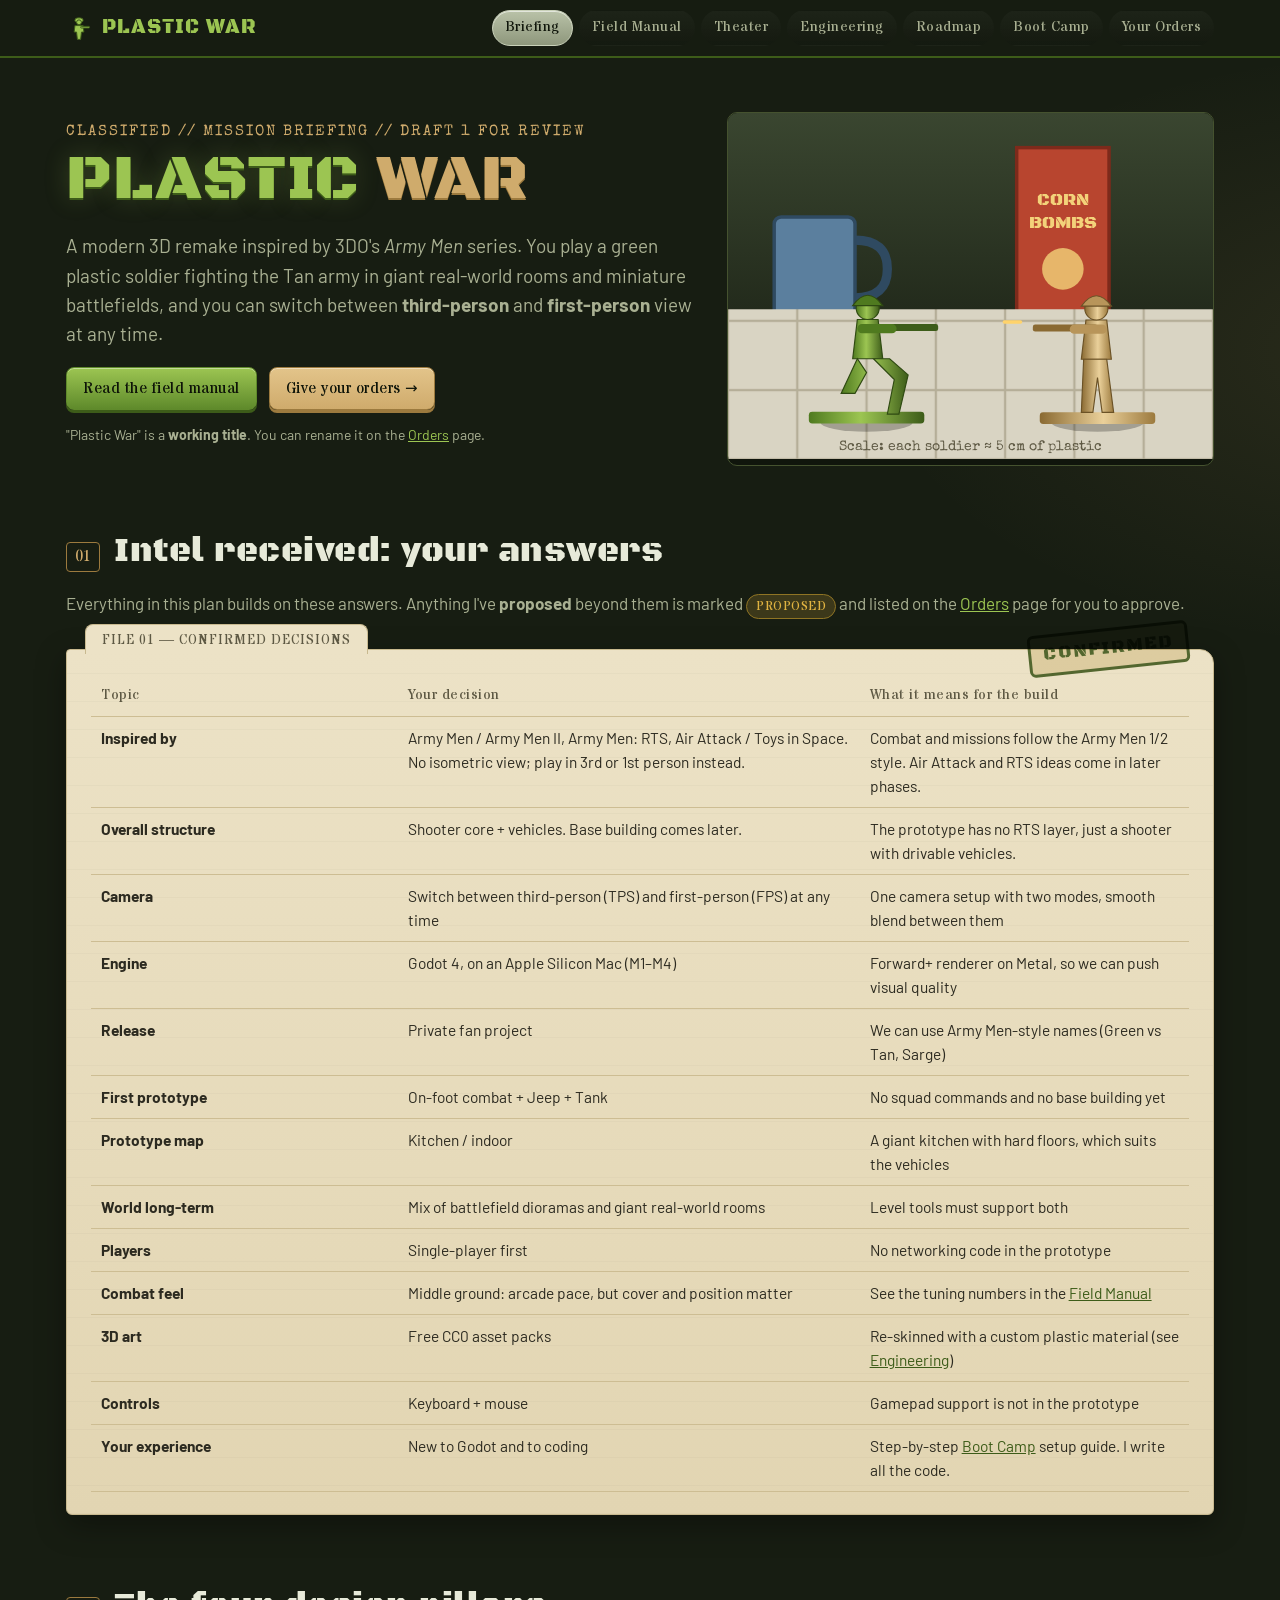
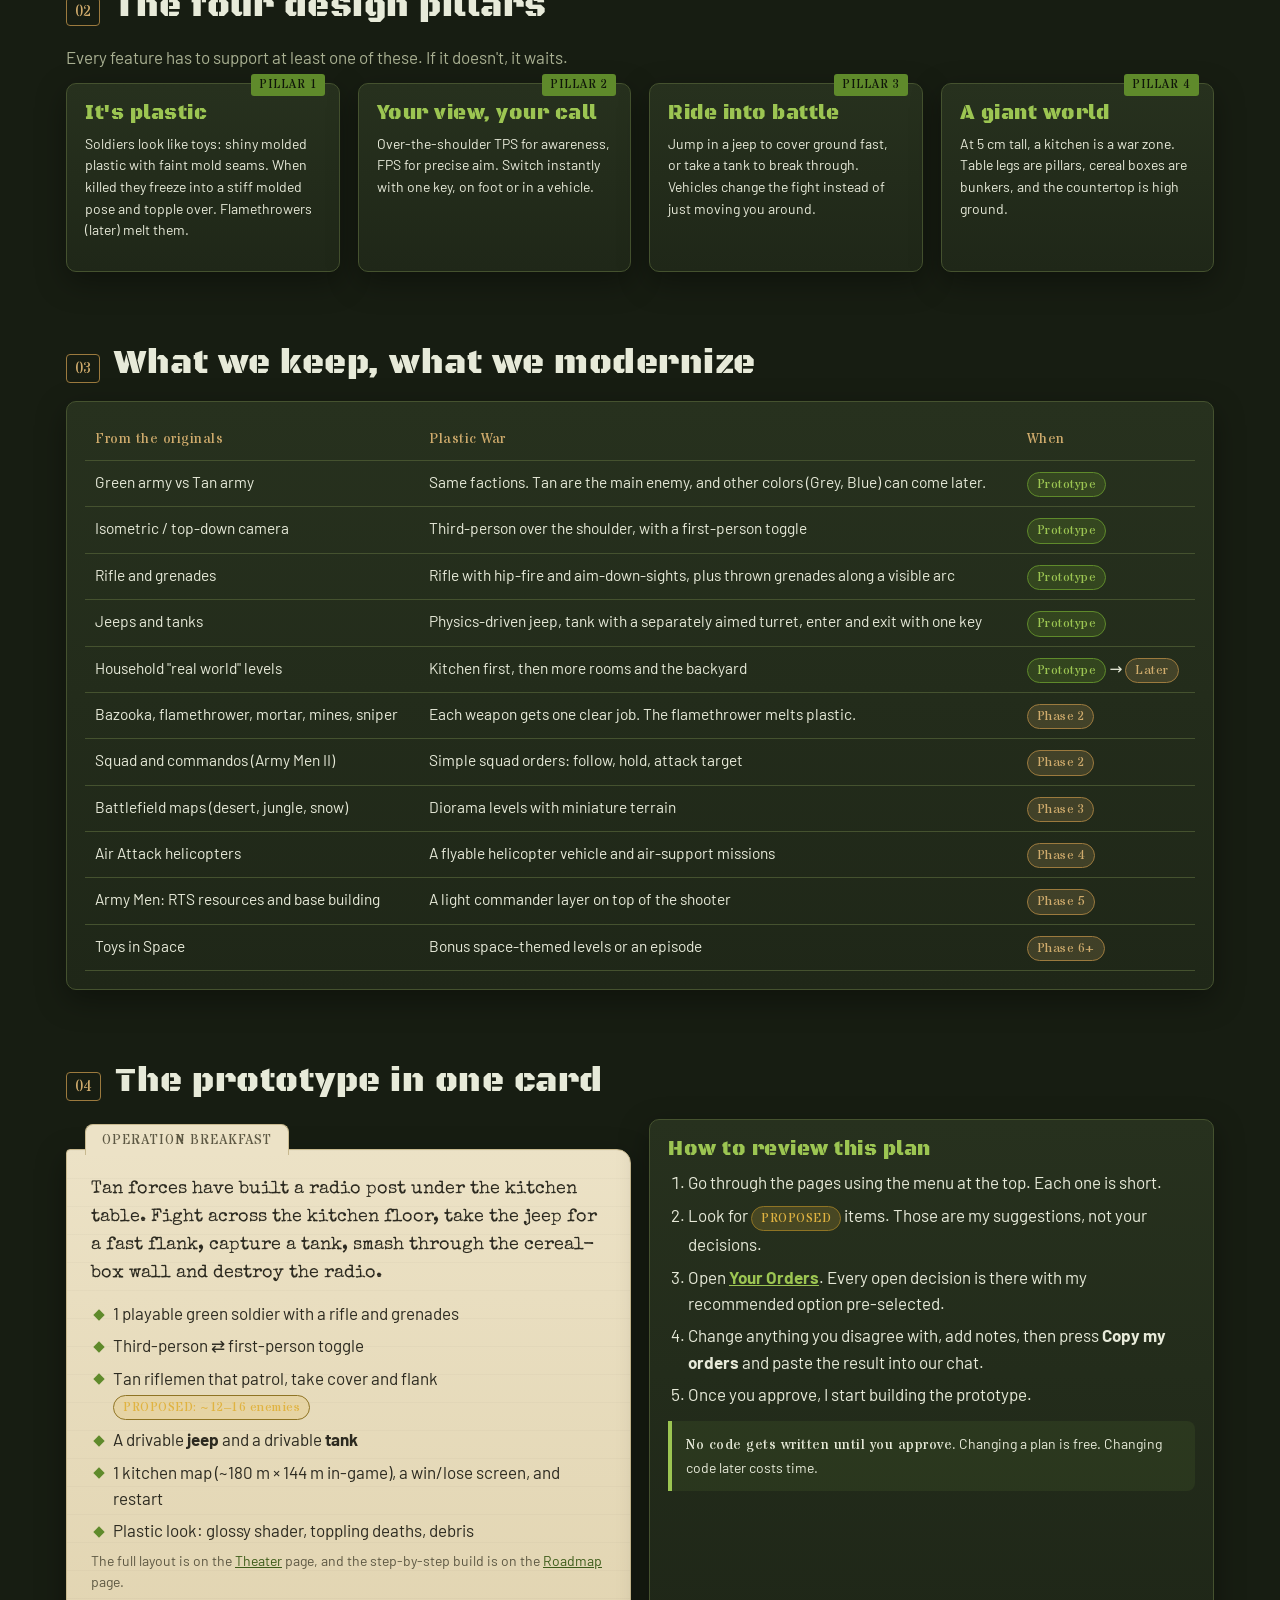
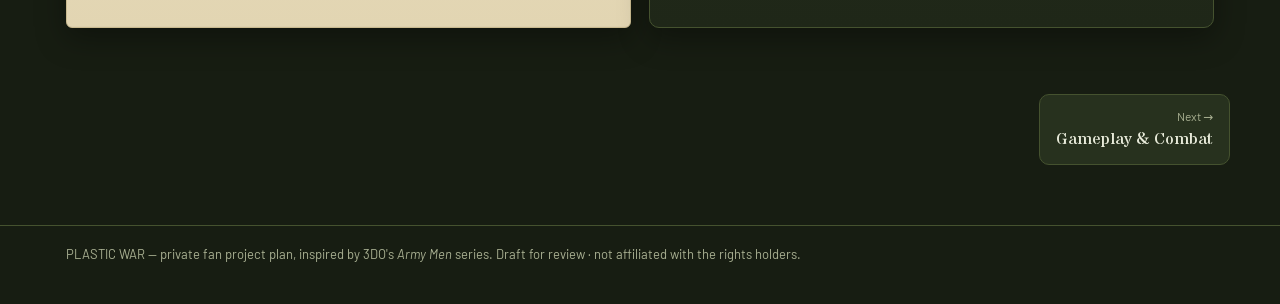
<file: plan/index.html>
<!doctype html>
<html lang="en">
<head>
<meta charset="utf-8">
<meta name="viewport" content="width=device-width, initial-scale=1">
<title>Plastic War — Mission Briefing</title>
<link rel="preconnect" href="https://fonts.googleapis.com">
<link href="https://fonts.googleapis.com/css2?family=Barlow:wght@400;600&family=Black+Ops+One&family=Special+Elite&family=Stardos+Stencil:wght@400;700&display=swap" rel="stylesheet">
<link rel="stylesheet" href="assets/style.css">
</head>
<body>
<header id="topbar"></header>

<main>
  <!-- HERO -->
  <section class="hero">
    <div class="wrap hero-grid">
      <div>
        <div class="kicker">Classified // Mission briefing // Draft 1 for review</div>
        <h1><span class="g">PLASTIC</span> <span class="t">WAR</span></h1>
        <p class="lead" style="margin-top:14px">
          A modern 3D remake inspired by 3DO's <em>Army Men</em> series. You play a green plastic soldier fighting the Tan army
          in giant real-world rooms and miniature battlefields, and you can switch between
          <b>third-person</b> and <b>first-person</b> view at any time.
        </p>
        <div class="flex" style="margin-top:18px">
          <a class="btn" href="gameplay.html" style="text-decoration:none">Read the field manual</a>
          <a class="btn tan" href="orders.html" style="text-decoration:none">Give your orders →</a>
        </div>
        <p class="small muted" style="margin-top:14px">"Plastic War" is a <b>working title</b>. You can rename it on the <a href="orders.html">Orders</a> page.</p>
      </div>

      <!-- Animated standoff illustration -->
      <div class="svg-frame" role="img" aria-label="Illustration: a green plastic soldier and a tan plastic soldier face off on a kitchen-tile floor">
        <svg viewBox="0 0 420 300" width="100%">
          <defs>
            <pattern id="tile" width="60" height="60" patternUnits="userSpaceOnUse">
              <rect width="60" height="60" fill="#d9d4c3"/><rect width="60" height="60" fill="none" stroke="#b5ae98" stroke-width="2"/>
            </pattern>
            <linearGradient id="gPl" x1="0" x2="1"><stop offset="0" stop-color="#4f7a1f"/><stop offset=".45" stop-color="#9cc552"/><stop offset="1" stop-color="#3d5c19"/></linearGradient>
            <linearGradient id="tPl" x1="0" x2="1"><stop offset="0" stop-color="#9c7a3e"/><stop offset=".45" stop-color="#ead09a"/><stop offset="1" stop-color="#8a6a32"/></linearGradient>
            <linearGradient id="wall" x1="0" y1="0" x2="0" y2="1"><stop offset="0" stop-color="#3a4630"/><stop offset="1" stop-color="#232b1c"/></linearGradient>
          </defs>
          <rect width="420" height="170" fill="url(#wall)"/>
          <!-- giant cereal box & mug in background -->
          <rect x="250" y="30" width="80" height="150" fill="#b8452f" stroke="#7d2a1b" stroke-width="3"/>
          <text x="290" y="80" text-anchor="middle" font-family="Black Ops One" font-size="16" fill="#f3d27a">CORN</text>
          <text x="290" y="100" text-anchor="middle" font-family="Black Ops One" font-size="16" fill="#f3d27a">BOMBS</text>
          <circle cx="290" cy="135" r="18" fill="#f3d27a" opacity=".8"/>
          <rect x="40" y="90" width="70" height="90" rx="6" fill="#5b7f9e" stroke="#2f4a61" stroke-width="3"/>
          <path d="M110 110 q28 0 28 25 q0 25 -28 25" fill="none" stroke="#2f4a61" stroke-width="8"/>
          <!-- floor -->
          <polygon points="0,170 420,170 420,300 0,300" fill="url(#tile)"/>
          <ellipse cx="120" cy="268" rx="40" ry="8" fill="rgba(0,0,0,.25)"/>
          <ellipse cx="320" cy="268" rx="40" ry="8" fill="rgba(0,0,0,.25)"/>
          <!-- green soldier (kneeling rifleman) -->
          <g id="greenSoldier" transform="translate(120 200)">
            <g>
              <animateTransform attributeName="transform" type="translate" values="0 0;0 -2;0 0" dur="2.4s" repeatCount="indefinite"/>
              <rect x="-50" y="60" width="100" height="10" rx="3" fill="url(#gPl)"/>
              <path d="M-8 -20 h18 l4 34 h-26z" fill="url(#gPl)" stroke="#2f4a12"/>
              <path d="M-8 14 l-14 30 h12 l10 -18 z M6 14 l18 18 l-6 30 h10 l8 -34 l-16 -14z" fill="url(#gPl)" stroke="#2f4a12"/>
              <circle cx="1" cy="-30" r="10" fill="url(#gPl)" stroke="#2f4a12"/>
              <path d="M-12 -32 q13 -18 26 0 z" fill="#4f7a1f" stroke="#2f4a12"/>
              <rect x="0" y="-16" width="62" height="6" rx="2" fill="#3d5c19"/>
              <path d="M-4 -12 l26 0" stroke="#4f7a1f" stroke-width="8" stroke-linecap="round"/>
            </g>
          </g>
          <!-- tan soldier -->
          <g transform="translate(320 200) scale(-1 1)">
            <g>
              <animateTransform attributeName="transform" type="translate" values="0 0;0 -2;0 0" dur="2.1s" repeatCount="indefinite"/>
              <rect x="-50" y="60" width="100" height="10" rx="3" fill="url(#tPl)"/>
              <path d="M-8 -20 h18 l4 34 h-26z" fill="url(#tPl)" stroke="#6b5226"/>
              <path d="M-8 14 l-6 46 h10 l4 -30 l4 30 h10 l-2 -46z" fill="url(#tPl)" stroke="#6b5226"/>
              <circle cx="1" cy="-30" r="10" fill="url(#tPl)" stroke="#6b5226"/>
              <path d="M-12 -32 q13 -18 26 0 z" fill="#b8955a" stroke="#6b5226"/>
              <rect x="0" y="-16" width="56" height="6" rx="2" fill="#8a6a32"/>
              <path d="M-4 -12 l24 0" stroke="#b8955a" stroke-width="8" stroke-linecap="round"/>
            </g>
          </g>
          <!-- tracer -->
          <line x1="186" y1="181" x2="200" y2="181" stroke="#ffd36b" stroke-width="3" stroke-linecap="round">
            <animate attributeName="x1" values="186;250;186" dur="1.2s" repeatCount="indefinite"/>
            <animate attributeName="x2" values="200;264;200" dur="1.2s" repeatCount="indefinite"/>
            <animate attributeName="opacity" values="1;1;0" dur="1.2s" repeatCount="indefinite"/>
          </line>
          <text x="210" y="292" text-anchor="middle" font-family="Special Elite" font-size="12" fill="#5d5843">Scale: each soldier ≈ 5 cm of plastic</text>
        </svg>
      </div>
    </div>
  </section>

  <!-- INTEL RECEIVED -->
  <section>
    <div class="wrap">
      <div class="section-head"><span class="num">01</span><h2>Intel received: your answers</h2></div>
      <p class="muted">Everything in this plan builds on these answers. Anything I've <b>proposed</b> beyond them is marked
        <span class="pill warn">PROPOSED</span> and listed on the <a href="orders.html">Orders</a> page for you to approve.</p>
      <div class="dossier has-tab reveal" data-tab="FILE 01 — CONFIRMED DECISIONS">
        <span class="stamp green" style="position:absolute;right:24px;top:-22px;background:var(--paper)">CONFIRMED</span>
        <div class="table-scroll">
        <table>
          <thead><tr><th style="width:28%">Topic</th><th>Your decision</th><th style="width:30%">What it means for the build</th></tr></thead>
          <tbody>
            <tr><td><b>Inspired by</b></td><td>Army Men / Army Men II, Army Men: RTS, Air Attack / Toys in Space. No isometric view; play in 3rd or 1st person instead.</td><td>Combat and missions follow the Army Men 1/2 style. Air Attack and RTS ideas come in later phases.</td></tr>
            <tr><td><b>Overall structure</b></td><td>Shooter core + vehicles. Base building comes later.</td><td>The prototype has no RTS layer, just a shooter with drivable vehicles.</td></tr>
            <tr><td><b>Camera</b></td><td>Switch between third-person (TPS) and first-person (FPS) at any time</td><td>One camera setup with two modes, smooth blend between them</td></tr>
            <tr><td><b>Engine</b></td><td>Godot 4, on an Apple Silicon Mac (M1–M4)</td><td>Forward+ renderer on Metal, so we can push visual quality</td></tr>
            <tr><td><b>Release</b></td><td>Private fan project</td><td>We can use Army Men-style names (Green vs Tan, Sarge)</td></tr>
            <tr><td><b>First prototype</b></td><td>On-foot combat + Jeep + Tank</td><td>No squad commands and no base building yet</td></tr>
            <tr><td><b>Prototype map</b></td><td>Kitchen / indoor</td><td>A giant kitchen with hard floors, which suits the vehicles</td></tr>
            <tr><td><b>World long-term</b></td><td>Mix of battlefield dioramas and giant real-world rooms</td><td>Level tools must support both</td></tr>
            <tr><td><b>Players</b></td><td>Single-player first</td><td>No networking code in the prototype</td></tr>
            <tr><td><b>Combat feel</b></td><td>Middle ground: arcade pace, but cover and position matter</td><td>See the tuning numbers in the <a href="gameplay.html">Field Manual</a></td></tr>
            <tr><td><b>3D art</b></td><td>Free CC0 asset packs</td><td>Re-skinned with a custom plastic material (see <a href="tech.html">Engineering</a>)</td></tr>
            <tr><td><b>Controls</b></td><td>Keyboard + mouse</td><td>Gamepad support is not in the prototype</td></tr>
            <tr><td><b>Your experience</b></td><td>New to Godot and to coding</td><td>Step-by-step <a href="bootcamp.html">Boot Camp</a> setup guide. I write all the code.</td></tr>
          </tbody>
        </table>
        </div>
      </div>
    </div>
  </section>

  <!-- PILLARS -->
  <section>
    <div class="wrap">
      <div class="section-head"><span class="num">02</span><h2>The four design pillars</h2></div>
      <p class="muted">Every feature has to support at least one of these. If it doesn't, it waits.</p>
      <div class="grid g4">
        <div class="card reveal"><span class="tag">PILLAR 1</span>
          <h3>It's plastic</h3>
          <p class="small">Soldiers look like toys: shiny molded plastic with faint mold seams. When killed they freeze into a stiff molded pose
            and topple over. Flamethrowers (later) melt them.</p></div>
        <div class="card reveal"><span class="tag">PILLAR 2</span>
          <h3>Your view, your call</h3>
          <p class="small">Over-the-shoulder TPS for awareness, FPS for precise aim. Switch instantly with one key, on foot or in a vehicle.</p></div>
        <div class="card reveal"><span class="tag">PILLAR 3</span>
          <h3>Ride into battle</h3>
          <p class="small">Jump in a jeep to cover ground fast, or take a tank to break through. Vehicles change the fight instead of just moving you around.</p></div>
        <div class="card reveal"><span class="tag">PILLAR 4</span>
          <h3>A giant world</h3>
          <p class="small">At 5 cm tall, a kitchen is a war zone. Table legs are pillars, cereal boxes are bunkers, and the countertop is high ground.</p></div>
      </div>
    </div>
  </section>

  <!-- KEEP vs MODERNIZE -->
  <section>
    <div class="wrap">
      <div class="section-head"><span class="num">03</span><h2>What we keep, what we modernize</h2></div>
      <div class="card reveal">
        <div class="table-scroll">
        <table>
          <thead><tr><th>From the originals</th><th>Plastic War</th><th>When</th></tr></thead>
          <tbody>
            <tr><td>Green army vs Tan army</td><td>Same factions. Tan are the main enemy, and other colors (Grey, Blue) can come later.</td><td><span class="pill green">Prototype</span></td></tr>
            <tr><td>Isometric / top-down camera</td><td>Third-person over the shoulder, with a first-person toggle</td><td><span class="pill green">Prototype</span></td></tr>
            <tr><td>Rifle and grenades</td><td>Rifle with hip-fire and aim-down-sights, plus thrown grenades along a visible arc</td><td><span class="pill green">Prototype</span></td></tr>
            <tr><td>Jeeps and tanks</td><td>Physics-driven jeep, tank with a separately aimed turret, enter and exit with one key</td><td><span class="pill green">Prototype</span></td></tr>
            <tr><td>Household "real world" levels</td><td>Kitchen first, then more rooms and the backyard</td><td><span class="pill green">Prototype</span> → <span class="pill tan">Later</span></td></tr>
            <tr><td>Bazooka, flamethrower, mortar, mines, sniper</td><td>Each weapon gets one clear job. The flamethrower melts plastic.</td><td><span class="pill tan">Phase 2</span></td></tr>
            <tr><td>Squad and commandos (Army Men II)</td><td>Simple squad orders: follow, hold, attack target</td><td><span class="pill tan">Phase 2</span></td></tr>
            <tr><td>Battlefield maps (desert, jungle, snow)</td><td>Diorama levels with miniature terrain</td><td><span class="pill tan">Phase 3</span></td></tr>
            <tr><td>Air Attack helicopters</td><td>A flyable helicopter vehicle and air-support missions</td><td><span class="pill tan">Phase 4</span></td></tr>
            <tr><td>Army Men: RTS resources and base building</td><td>A light commander layer on top of the shooter</td><td><span class="pill tan">Phase 5</span></td></tr>
            <tr><td>Toys in Space</td><td>Bonus space-themed levels or an episode</td><td><span class="pill tan">Phase 6+</span></td></tr>
          </tbody>
        </table>
        </div>
      </div>
    </div>
  </section>

  <!-- PROTOTYPE SNAPSHOT -->
  <section>
    <div class="wrap">
      <div class="section-head"><span class="num">04</span><h2>The prototype in one card</h2></div>
      <div class="grid g2">
        <div class="dossier has-tab reveal" data-tab="OPERATION BREAKFAST">
          <p class="typed" style="font-size:18px">Tan forces have built a radio post under the kitchen table. Fight across the kitchen floor,
            take the jeep for a fast flank, capture a tank, smash through the cereal-box wall and destroy the radio.</p>
          <ul class="bullets">
            <li>1 playable green soldier with a rifle and grenades</li>
            <li>Third-person ⇄ first-person toggle</li>
            <li>Tan riflemen that patrol, take cover and flank <span class="pill warn">PROPOSED: ~12–16 enemies</span></li>
            <li>A drivable <b>jeep</b> and a drivable <b>tank</b></li>
            <li>1 kitchen map (~180 m × 144 m in-game), a win/lose screen, and restart</li>
            <li>Plastic look: glossy shader, toppling deaths, debris</li>
          </ul>
          <p class="small muted">The full layout is on the <a href="world.html">Theater</a> page, and the step-by-step build is on the <a href="roadmap.html">Roadmap</a> page.</p>
        </div>
        <div class="card reveal">
          <h3>How to review this plan</h3>
          <ol style="padding-left:20px;margin:0">
            <li style="margin:6px 0">Go through the pages using the menu at the top. Each one is short.</li>
            <li style="margin:6px 0">Look for <span class="pill warn">PROPOSED</span> items. Those are my suggestions, not your decisions.</li>
            <li style="margin:6px 0">Open <a href="orders.html"><b>Your Orders</b></a>. Every open decision is there with my recommended option pre-selected.</li>
            <li style="margin:6px 0">Change anything you disagree with, add notes, then press <b>Copy my orders</b> and paste the result into our chat.</li>
            <li style="margin:6px 0">Once you approve, I start building the prototype.</li>
          </ol>
          <div class="callout green small" style="margin-top:14px"><b>No code gets written until you approve.</b> Changing a plan is free. Changing code later costs time.</div>
        </div>
      </div>
    </div>
  </section>
</main>

<div id="pager"></div>
<footer id="foot"></footer>
<script src="assets/app.js"></script>
</body>
</html>
</file>
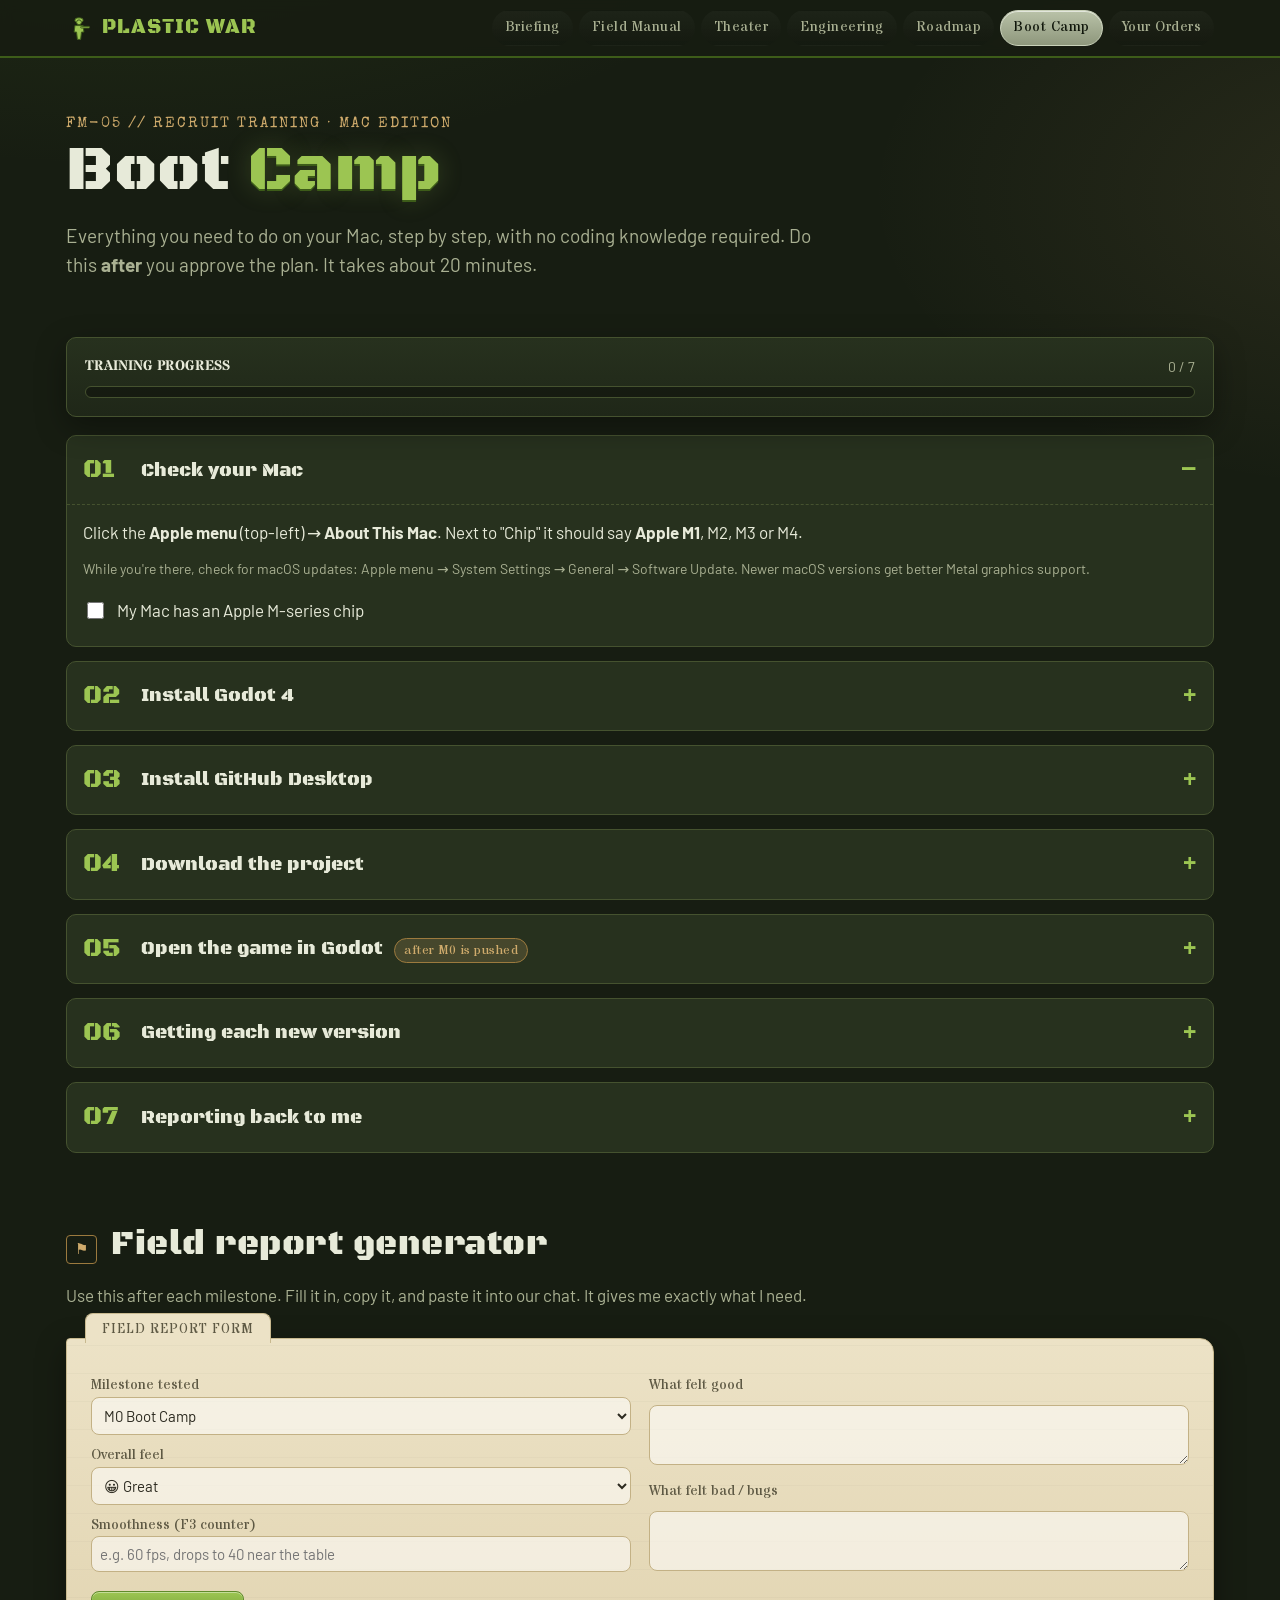
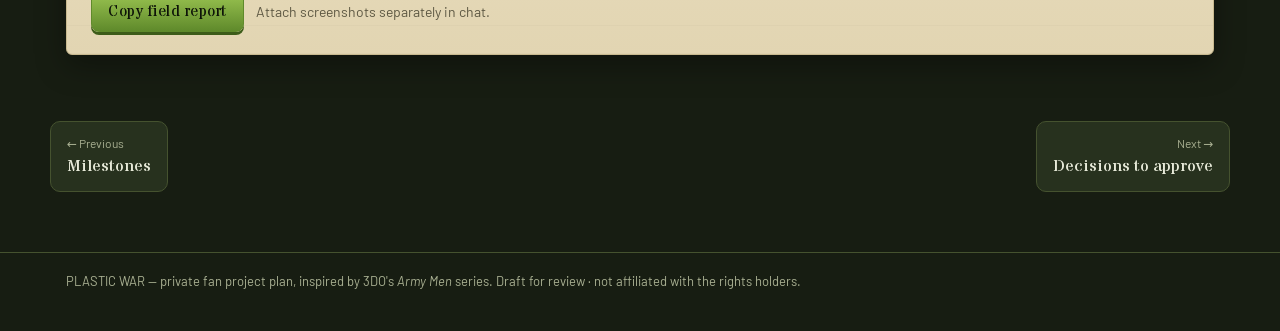
<file: plan/bootcamp.html>
<!doctype html>
<html lang="en">
<head>
<meta charset="utf-8">
<meta name="viewport" content="width=device-width, initial-scale=1">
<title>Plastic War — Boot Camp</title>
<link rel="preconnect" href="https://fonts.googleapis.com">
<link href="https://fonts.googleapis.com/css2?family=Barlow:wght@400;600&family=Black+Ops+One&family=Special+Elite&family=Stardos+Stencil:wght@400;700&display=swap" rel="stylesheet">
<link rel="stylesheet" href="assets/style.css">
<style>
  .step-n { font-family: var(--font-display); font-size: 26px; color: var(--green-hi); min-width: 46px; }
  .mac-tip { font-size: 14px; border: 1px dashed var(--tan-deep); border-radius: 8px; padding: 10px 12px; margin-top: 10px; color: var(--tan); }
  .report label { display: block; font-family: var(--font-stencil); font-size: 14px; color: var(--ink-muted); margin-top: 10px; }
  .report select, .report input[type=text] { width: 100%; padding: 8px; border-radius: 8px; border: 1px solid #c3b185; background: rgba(255,255,255,.55); font-family: var(--font-body); font-size: 15px; color: var(--ink); }
</style>
</head>
<body>
<header id="topbar"></header>
<main>
  <section class="hero" style="padding-bottom:10px">
    <div class="wrap">
      <div class="kicker">FM-05 // Recruit training · Mac edition</div>
      <h1>Boot <span class="g">Camp</span></h1>
      <p class="lead" style="margin-top:12px">Everything you need to do on your Mac, step by step, with no coding knowledge required. Do this <b>after</b> you approve the plan. It takes about 20 minutes.</p>
    </div>
  </section>

  <section>
    <div class="wrap">
      <div class="card" style="margin-bottom:18px">
        <div class="flex" style="justify-content:space-between"><b class="small" style="font-family:var(--font-stencil)">TRAINING PROGRESS</b><span class="small muted" data-meter-label="bc"></span></div>
        <div class="meter" data-meter="bc" style="margin-top:8px"><i></i></div>
      </div>

      <div class="grid" style="gap:14px">
        <details class="fold reveal" open><summary><span class="step-n">01</span><span class="fold-title">Check your Mac</span></summary>
          <div class="fold-body">
            <p>Click the <b>Apple menu</b> (top-left) → <b>About This Mac</b>. Next to "Chip" it should say <b>Apple M1</b>, M2, M3 or M4.</p>
            <p class="small muted">While you're there, check for macOS updates: Apple menu → System Settings → General → Software Update. Newer macOS versions get better Metal graphics support.</p>
            <label class="chk"><input type="checkbox" data-persist="bc1">My Mac has an Apple M-series chip</label>
          </div>
        </details>

        <details class="fold reveal"><summary><span class="step-n">02</span><span class="fold-title">Install Godot 4</span></summary>
          <div class="fold-body">
            <ol style="padding-left:20px">
              <li>Go to <a href="https://godotengine.org/download/macos/" target="_blank" rel="noopener">godotengine.org/download/macos</a>.</li>
              <li>Download <b>Godot Engine</b>, the standard version. <b>Not</b> the ".NET" version.</li>
              <li>Open your <b>Downloads</b> folder and double-click the <code>.zip</code> to unzip it.</li>
              <li>Drag <b>Godot.app</b> into your <b>Applications</b> folder.</li>
              <li>Open it from Applications. You should see the <b>Project Manager</b> window.</li>
            </ol>
            <div class="mac-tip">🍏 If macOS says the app "cannot be opened": go to System Settings → Privacy &amp; Security, scroll down, and click <b>Open Anyway</b> next to the Godot message.</div>
            <label class="chk"><input type="checkbox" data-persist="bc2">Godot opens and shows the Project Manager</label>
          </div>
        </details>

        <details class="fold reveal"><summary><span class="step-n">03</span><span class="fold-title">Install GitHub Desktop</span></summary>
          <div class="fold-body">
            <p>This app copies the game files I write onto your Mac, with no command line needed.</p>
            <ol style="padding-left:20px">
              <li>Download from <a href="https://desktop.github.com" target="_blank" rel="noopener">desktop.github.com</a>, unzip, and move it to Applications.</li>
              <li>Open it and <b>sign in</b> with the GitHub account that owns <code>alsonteoh/my-test</code>.</li>
            </ol>
            <label class="chk"><input type="checkbox" data-persist="bc3">GitHub Desktop is installed and signed in</label>
          </div>
        </details>

        <details class="fold reveal"><summary><span class="step-n">04</span><span class="fold-title">Download the project</span></summary>
          <div class="fold-body">
            <ol style="padding-left:20px">
              <li>In GitHub Desktop: <b>File → Clone Repository…</b></li>
              <li>Pick <code>alsonteoh/my-test</code>, and for "Local Path" keep the default (usually <code>Documents/GitHub/my-test</code>). Click <b>Clone</b>.</li>
              <li>At the top, click <b>Current Branch</b> and choose <code>claude/game-dev-capabilities-40rp8f</code>. All my work goes on that branch.</li>
            </ol>
            <div class="mac-tip">🍏 To find the files: in GitHub Desktop, choose <b>Repository → Show in Finder</b>.</div>
            <label class="chk"><input type="checkbox" data-persist="bc4">The project is cloned and I'm on the right branch</label>
          </div>
        </details>

        <details class="fold reveal"><summary><span class="step-n">05</span><span class="fold-title">Open the game in Godot <span class="pill tan" style="margin-left:6px">after M0 is pushed</span></span></summary>
          <div class="fold-body">
            <ol style="padding-left:20px">
              <li>In Godot's Project Manager, click <b>Import</b>.</li>
              <li>Browse to the project folder → <code>game</code> → select <code>project.godot</code> → <b>Import</b> (or "Import &amp; Edit").</li>
              <li>The first open takes a minute while it processes the art.</li>
              <li>Press the <b>▶ Play</b> button at the top-right, or <kbd>F5</kbd>.</li>
              <li>To stop playing: <kbd>Esc</kbd> frees the mouse, then click ■ Stop (or <kbd>F8</kbd>).</li>
            </ol>
            <div class="mac-tip">🍏 On Mac keyboards the F-keys control brightness and volume by default. Hold <kbd>fn</kbd> while pressing them (e.g. <kbd>fn</kbd>+<kbd>F5</kbd>), or just click the ▶ button.</div>
            <label class="chk"><input type="checkbox" data-persist="bc5">I can open and play the project</label>
          </div>
        </details>

        <details class="fold reveal"><summary><span class="step-n">06</span><span class="fold-title">Getting each new version</span></summary>
          <div class="fold-body">
            <p>When I tell you a milestone is ready:</p>
            <ol style="padding-left:20px">
              <li>GitHub Desktop → click <b>Fetch origin</b>, then <b>Pull origin</b>.</li>
              <li>Switch back to Godot. If it asks to reload changed files, click <b>Reload</b>.</li>
              <li>Press ▶ Play.</li>
            </ol>
            <div class="callout small"><b>Golden rule:</b> try not to edit files yourself in Godot for now, or they'll clash with my updates. If you do want to tweak something, like a tuning number, tell me and I'll explain how to do it safely.</div>
            <label class="chk"><input type="checkbox" data-persist="bc6">I know how to pull updates</label>
          </div>
        </details>

        <details class="fold reveal"><summary><span class="step-n">07</span><span class="fold-title">Reporting back to me</span></summary>
          <div class="fold-body">
            <ul class="bullets">
              <li><b>Screenshot:</b> <kbd>Cmd</kbd>+<kbd>Shift</kbd>+<kbd>4</kbd>, then drag a box. It saves to your Desktop and you can attach it in our chat.</li>
              <li><b>Screen recording:</b> <kbd>Cmd</kbd>+<kbd>Shift</kbd>+<kbd>5</kbd>. Great for showing how something feels.</li>
              <li><b>Errors:</b> in Godot, open the <b>Output</b> or <b>Debugger</b> tab at the bottom. Copy any red text and paste it to me.</li>
            </ul>
            <label class="chk"><input type="checkbox" data-persist="bc7">I know how to send screenshots and errors</label>
          </div>
        </details>
      </div>
    </div>
  </section>

  <section>
    <div class="wrap">
      <div class="section-head"><span class="num">⚑</span><h2>Field report generator</h2></div>
      <p class="muted">Use this after each milestone. Fill it in, copy it, and paste it into our chat. It gives me exactly what I need.</p>
      <div class="dossier report has-tab" data-tab="FIELD REPORT FORM">
        <div class="grid g2">
          <div>
            <label for="rM">Milestone tested</label>
            <select id="rM"><option>M0 Boot Camp</option><option>M1 Boots on the Ground</option><option>M2 Lock and Load</option><option>M3 Enemy Contact</option><option>M4 Motor Pool</option><option>M5 Heavy Armor</option><option>M6 Kitchen Dressing</option><option>M7 Operation Breakfast</option></select>
            <label for="rF">Overall feel</label>
            <select id="rF"><option>😀 Great</option><option>🙂 Good, needs tuning</option><option>😐 Meh</option><option>☹️ Not working</option></select>
            <label for="rP">Smoothness (F3 counter)</label>
            <input type="text" id="rP" placeholder="e.g. 60 fps, drops to 40 near the table">
          </div>
          <div>
            <label for="rG">What felt good</label><textarea id="rG" class="notes"></textarea>
            <label for="rB">What felt bad / bugs</label><textarea id="rB" class="notes"></textarea>
          </div>
        </div>
        <div class="flex" style="margin-top:14px"><button class="btn" id="rCopy">Copy field report</button><span class="small muted">Attach screenshots separately in chat.</span></div>
      </div>
    </div>
  </section>
</main>

<div id="pager"></div>
<footer id="foot"></footer>
<script src="assets/app.js"></script>
<script>
document.getElementById("rCopy").addEventListener("click", function () {
  var v = function (id) { return document.getElementById(id).value.trim() || "—"; };
  var txt = "FIELD REPORT\nMilestone: " + v("rM") + "\nFeel: " + v("rF") + "\nPerformance: " + v("rP") +
    "\nGood: " + v("rG") + "\nBad/bugs: " + v("rB");
  function done() { PW.toast("Field report copied — paste it into the chat"); }
  if (navigator.clipboard && navigator.clipboard.writeText) navigator.clipboard.writeText(txt).then(done, fallback); else fallback();
  function fallback() { var t = document.createElement("textarea"); t.value = txt; document.body.appendChild(t); t.select(); try { document.execCommand("copy"); done(); } catch (e) { alert(txt); } t.remove(); }
});
</script>
</body>
</html>
</file>
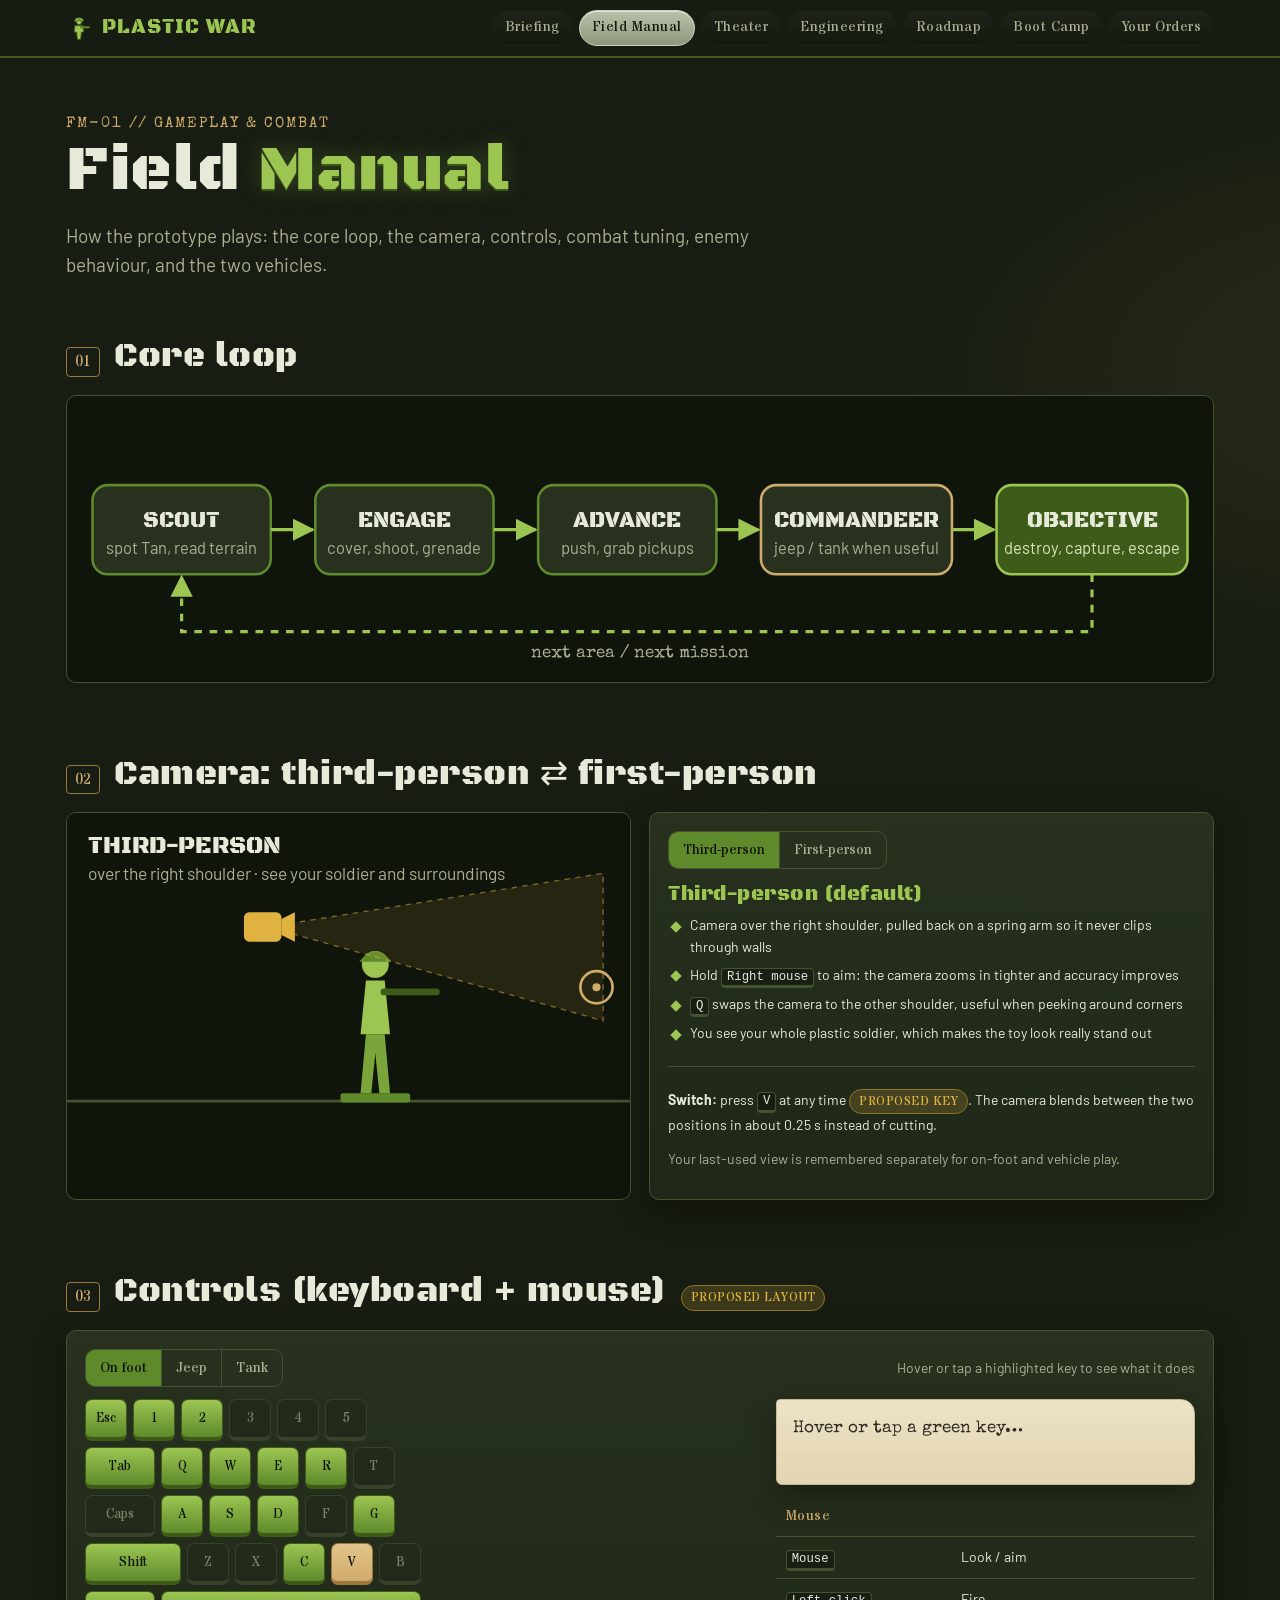
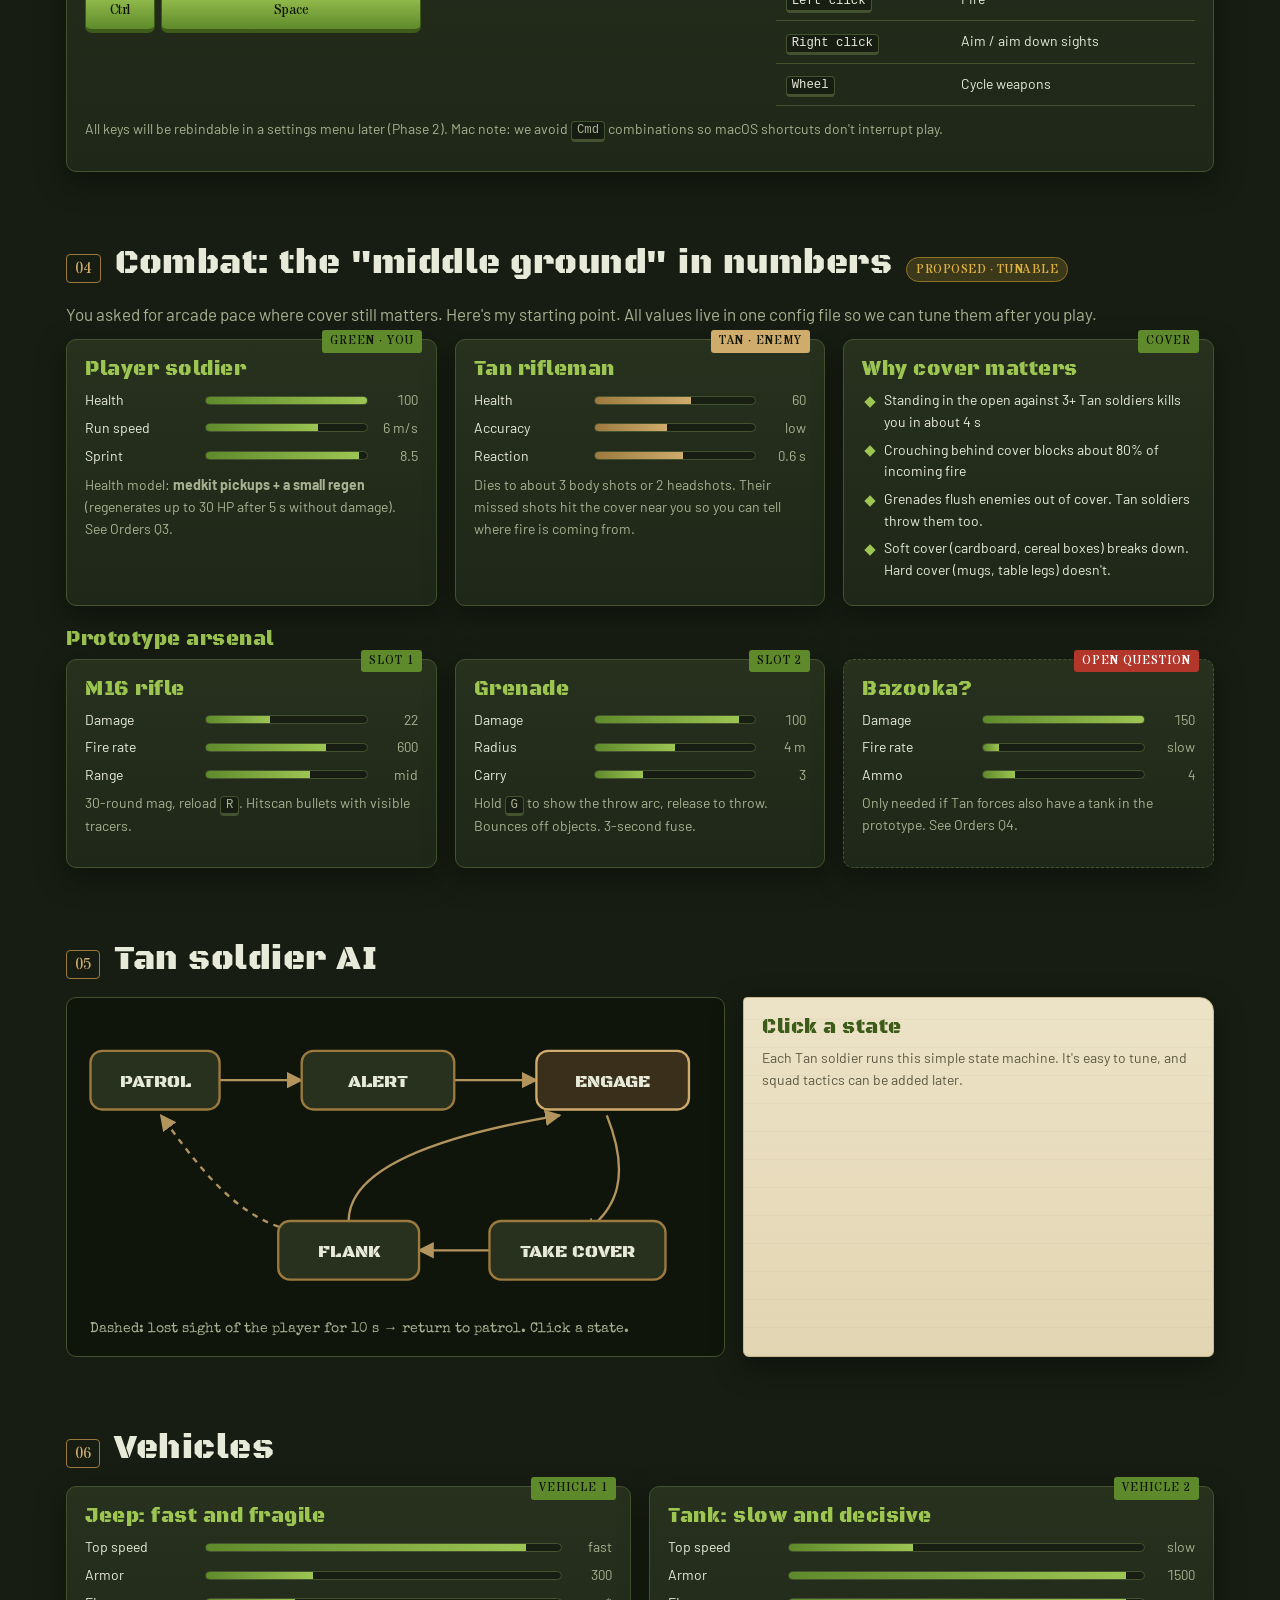
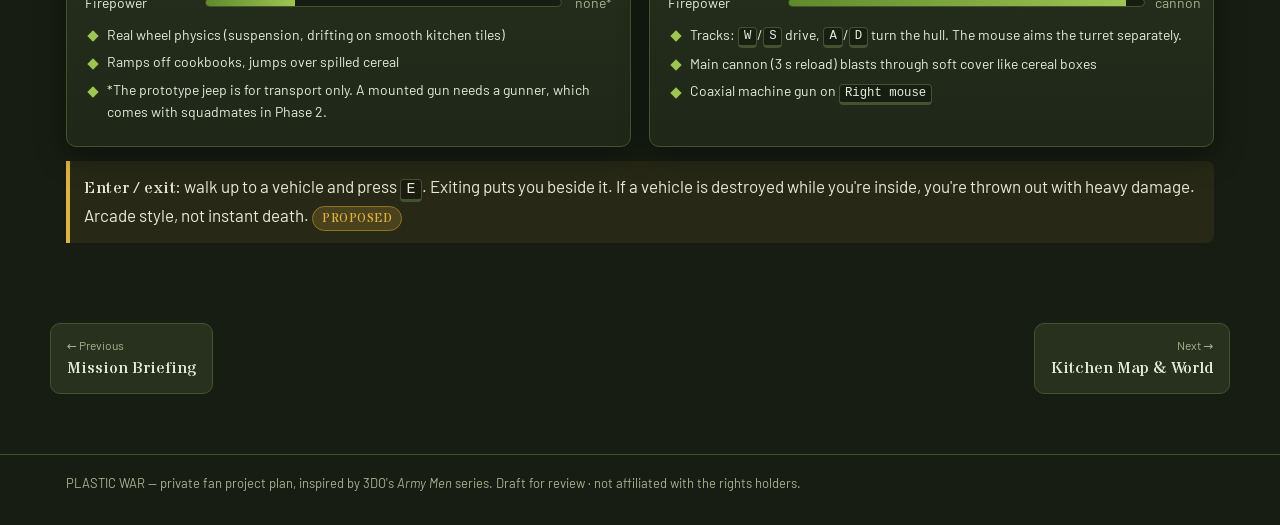
<file: plan/gameplay.html>
<!doctype html>
<html lang="en">
<head>
<meta charset="utf-8">
<meta name="viewport" content="width=device-width, initial-scale=1">
<title>Plastic War — Field Manual</title>
<link rel="preconnect" href="https://fonts.googleapis.com">
<link href="https://fonts.googleapis.com/css2?family=Barlow:wght@400;600&family=Black+Ops+One&family=Special+Elite&family=Stardos+Stencil:wght@400;700&display=swap" rel="stylesheet">
<link rel="stylesheet" href="assets/style.css">
</head>
<body>
<header id="topbar"></header>
<main>
  <section class="hero" style="padding-bottom:10px">
    <div class="wrap">
      <div class="kicker">FM-01 // Gameplay & combat</div>
      <h1>Field <span class="g">Manual</span></h1>
      <p class="lead" style="margin-top:12px">How the prototype plays: the core loop, the camera, controls, combat tuning, enemy behaviour, and the two vehicles.</p>
    </div>
  </section>

  <!-- CORE LOOP -->
  <section>
    <div class="wrap">
      <div class="section-head"><span class="num">01</span><h2>Core loop</h2></div>
      <div class="svg-frame reveal" role="img" aria-label="Core loop: Scout, Engage, Advance, Commandeer, Objective, then repeat">
        <svg viewBox="0 0 900 220" width="100%">
          <defs><marker id="ar" viewBox="0 0 10 10" refX="9" refY="5" markerWidth="7" markerHeight="7" orient="auto"><path d="M0 0L10 5L0 10z" fill="#9cc552"/></marker></defs>
          <g font-family="Black Ops One" font-size="17" text-anchor="middle">
            <g><rect x="20" y="70" width="140" height="70" rx="12" fill="#27311e" stroke="#5f8a2b" stroke-width="2"/><text x="90" y="103" fill="#e7ead9">SCOUT</text><text x="90" y="124" font-family="Barlow" font-size="13" fill="#a9b092">spot Tan, read terrain</text></g>
            <g><rect x="195" y="70" width="140" height="70" rx="12" fill="#27311e" stroke="#5f8a2b" stroke-width="2"/><text x="265" y="103" fill="#e7ead9">ENGAGE</text><text x="265" y="124" font-family="Barlow" font-size="13" fill="#a9b092">cover, shoot, grenade</text></g>
            <g><rect x="370" y="70" width="140" height="70" rx="12" fill="#27311e" stroke="#5f8a2b" stroke-width="2"/><text x="440" y="103" fill="#e7ead9">ADVANCE</text><text x="440" y="124" font-family="Barlow" font-size="13" fill="#a9b092">push, grab pickups</text></g>
            <g><rect x="545" y="70" width="150" height="70" rx="12" fill="#27311e" stroke="#cfab6c" stroke-width="2"/><text x="620" y="103" fill="#e7ead9">COMMANDEER</text><text x="620" y="124" font-family="Barlow" font-size="13" fill="#a9b092">jeep / tank when useful</text></g>
            <g><rect x="730" y="70" width="150" height="70" rx="12" fill="#3d5c19" stroke="#9cc552" stroke-width="2"/><text x="805" y="103" fill="#e7ead9">OBJECTIVE</text><text x="805" y="124" font-family="Barlow" font-size="13" fill="#d7e6b8">destroy, capture, escape</text></g>
          </g>
          <g stroke="#9cc552" stroke-width="2.5" fill="none" marker-end="url(#ar)">
            <path d="M160 105H193"/><path d="M335 105H368"/><path d="M510 105H543"/><path d="M695 105H728"/>
            <path d="M805 140 V185 H90 V142" stroke-dasharray="6 6"/>
          </g>
          <text x="450" y="205" text-anchor="middle" font-family="Special Elite" font-size="13" fill="#a9b092">next area / next mission</text>
        </svg>
      </div>
    </div>
  </section>

  <!-- CAMERA -->
  <section>
    <div class="wrap">
      <div class="section-head"><span class="num">02</span><h2>Camera: third-person ⇄ first-person</h2></div>
      <div class="grid g2">
        <div class="svg-frame reveal" role="img" aria-label="Side view diagram showing camera position in TPS and FPS modes">
          <svg viewBox="0 0 420 260" width="100%" id="camSvg">
            <rect width="420" height="260" fill="#10150c"/>
            <line x1="0" y1="215" x2="420" y2="215" stroke="#45522f" stroke-width="2"/>
            <!-- soldier -->
            <g transform="translate(230 125)">
              <rect x="-26" y="84" width="52" height="7" rx="2" fill="#5f8a2b"/>
              <path d="M-7 0h14l4 40h-22z" fill="#9cc552"/><path d="M-7 40l-4 44h8l3-30 3 30h8l-4-44z" fill="#7aa53a"/>
              <circle cx="0" cy="-12" r="10" fill="#9cc552"/><path d="M-12 -14q12-16 24 0z" fill="#5f8a2b"/>
              <rect x="4" y="6" width="44" height="5" rx="2" fill="#3d5c19"/>
            </g>
            <!-- target -->
            <g transform="translate(395 130)"><circle r="12" fill="none" stroke="#cfab6c" stroke-width="2"/><circle r="3" fill="#cfab6c"/></g>
            <!-- camera -->
            <g id="camRig" style="transition:transform .6s cubic-bezier(.3,.8,.3,1)" transform="translate(150 85)">
              <path id="camCone" d="M0 0 L250 -40 L250 70 Z" fill="rgba(224,179,65,.10)" stroke="rgba(224,179,65,.5)" stroke-dasharray="4 4"/>
              <rect x="-18" y="-11" width="28" height="22" rx="4" fill="#e0b341"/><path d="M10 -6 L20 -11 V11 L10 6z" fill="#e0b341"/>
            </g>
            <text id="camLabel" x="16" y="30" font-family="Black Ops One" font-size="18" fill="#e7ead9">THIRD-PERSON</text>
            <text id="camSub" x="16" y="50" font-family="Barlow" font-size="13" fill="#a9b092">over the right shoulder · see your soldier and surroundings</text>
          </svg>
        </div>
        <div class="card reveal">
          <div class="seg" data-tabs="cam"><button data-tab="tps">Third-person</button><button data-tab="fps">First-person</button></div>
          <div class="tab-panel" data-group="cam" data-panel="tps" style="margin-top:14px">
            <h3>Third-person (default)</h3>
            <ul class="bullets small">
              <li>Camera over the right shoulder, pulled back on a spring arm so it never clips through walls</li>
              <li>Hold <kbd>Right mouse</kbd> to aim: the camera zooms in tighter and accuracy improves</li>
              <li><kbd>Q</kbd> swaps the camera to the other shoulder, useful when peeking around corners</li>
              <li>You see your whole plastic soldier, which makes the toy look really stand out</li>
            </ul>
          </div>
          <div class="tab-panel" data-group="cam" data-panel="fps" style="margin-top:14px">
            <h3>First-person</h3>
            <ul class="bullets small">
              <li>Camera at eye level, with your arms and rifle visible</li>
              <li>Hold <kbd>Right mouse</kbd> to aim down the sights</li>
              <li>Same stats in both modes: switching view never makes you stronger or weaker</li>
              <li>In vehicles: FPS puts you in the driver's seat or the tank commander's hatch</li>
            </ul>
          </div>
          <div class="hr"></div>
          <p class="small"><b>Switch:</b> press <kbd>V</kbd> at any time <span class="pill warn">PROPOSED KEY</span>. The camera blends between the two positions in about 0.25 s instead of cutting.</p>
          <p class="small muted">Your last-used view is remembered separately for on-foot and vehicle play.</p>
        </div>
      </div>
    </div>
  </section>

  <!-- CONTROLS -->
  <section>
    <div class="wrap">
      <div class="section-head"><span class="num">03</span><h2>Controls (keyboard + mouse)</h2><span class="pill warn">PROPOSED LAYOUT</span></div>
      <div class="card reveal">
        <div class="flex" style="justify-content:space-between">
          <div class="seg" data-tabs="ctl"><button data-tab="foot">On foot</button><button data-tab="jeep">Jeep</button><button data-tab="tank">Tank</button></div>
          <span class="small muted">Hover or tap a highlighted key to see what it does</span>
        </div>
        <div class="spacer"></div>
        <div class="grid" style="grid-template-columns: minmax(0,1.6fr) minmax(0,1fr); gap:20px" id="ctlGrid">
          <div style="overflow-x:auto"><div class="kbd-board" id="kbd"></div></div>
          <div>
            <div class="dossier" style="padding:16px">
              <div id="keyInfo" class="typed" style="min-height:52px">Pick a key…</div>
            </div>
            <div class="spacer"></div>
            <table class="small" id="ctlTable"></table>
          </div>
        </div>
        <p class="small muted" style="margin-top:12px">All keys will be rebindable in a settings menu later (Phase 2). Mac note: we avoid <kbd>Cmd</kbd> combinations so macOS shortcuts don't interrupt play.</p>
      </div>
    </div>
  </section>

  <!-- COMBAT TUNING -->
  <section>
    <div class="wrap">
      <div class="section-head"><span class="num">04</span><h2>Combat: the "middle ground" in numbers</h2><span class="pill warn">PROPOSED · TUNABLE</span></div>
      <p class="muted">You asked for arcade pace where cover still matters. Here's my starting point. All values live in one config file so we can tune them after you play.</p>
      <div class="grid g3">
        <div class="card reveal stats"><span class="tag">GREEN · YOU</span>
          <h3>Player soldier</h3>
          <div class="stat"><span>Health</span><span class="bar"><i data-w="100"></i></span><span>100</span></div>
          <div class="stat"><span>Run speed</span><span class="bar"><i data-w="70"></i></span><span>6 m/s</span></div>
          <div class="stat"><span>Sprint</span><span class="bar"><i data-w="95"></i></span><span>8.5</span></div>
          <p class="small muted" style="margin-top:8px">Health model: <b>medkit pickups + a small regen</b> (regenerates up to 30 HP after 5 s without damage). See Orders Q3.</p>
        </div>
        <div class="card reveal stats"><span class="tag tan">TAN · ENEMY</span>
          <h3>Tan rifleman</h3>
          <div class="stat"><span>Health</span><span class="bar tan"><i data-w="60"></i></span><span>60</span></div>
          <div class="stat"><span>Accuracy</span><span class="bar tan"><i data-w="45"></i></span><span>low</span></div>
          <div class="stat"><span>Reaction</span><span class="bar tan"><i data-w="55"></i></span><span>0.6 s</span></div>
          <p class="small muted" style="margin-top:8px">Dies to about 3 body shots or 2 headshots. Their missed shots hit the cover near you so you can tell where fire is coming from.</p>
        </div>
        <div class="card reveal"><span class="tag">COVER</span>
          <h3>Why cover matters</h3>
          <ul class="bullets small">
            <li>Standing in the open against 3+ Tan soldiers kills you in about 4 s</li>
            <li>Crouching behind cover blocks about 80% of incoming fire</li>
            <li>Grenades flush enemies out of cover. Tan soldiers throw them too.</li>
            <li>Soft cover (cardboard, cereal boxes) breaks down. Hard cover (mugs, table legs) doesn't.</li>
          </ul>
        </div>
      </div>

      <div class="spacer"></div>
      <h3 style="margin-top:10px">Prototype arsenal</h3>
      <div class="grid g3">
        <div class="card reveal stats"><span class="tag">SLOT 1</span>
          <h3>M16 rifle</h3>
          <div class="stat"><span>Damage</span><span class="bar"><i data-w="40"></i></span><span>22</span></div>
          <div class="stat"><span>Fire rate</span><span class="bar"><i data-w="75"></i></span><span>600</span></div>
          <div class="stat"><span>Range</span><span class="bar"><i data-w="65"></i></span><span>mid</span></div>
          <p class="small muted">30-round mag, reload <kbd>R</kbd>. Hitscan bullets with visible tracers.</p>
        </div>
        <div class="card reveal stats"><span class="tag">SLOT 2</span>
          <h3>Grenade</h3>
          <div class="stat"><span>Damage</span><span class="bar"><i data-w="90"></i></span><span>100</span></div>
          <div class="stat"><span>Radius</span><span class="bar"><i data-w="50"></i></span><span>4 m</span></div>
          <div class="stat"><span>Carry</span><span class="bar"><i data-w="30"></i></span><span>3</span></div>
          <p class="small muted">Hold <kbd>G</kbd> to show the throw arc, release to throw. Bounces off objects. 3-second fuse.</p>
        </div>
        <div class="card reveal stats" style="border-style:dashed"><span class="tag red">OPEN QUESTION</span>
          <h3>Bazooka?</h3>
          <div class="stat"><span>Damage</span><span class="bar"><i data-w="100"></i></span><span>150</span></div>
          <div class="stat"><span>Fire rate</span><span class="bar"><i data-w="10"></i></span><span>slow</span></div>
          <div class="stat"><span>Ammo</span><span class="bar"><i data-w="20"></i></span><span>4</span></div>
          <p class="small muted">Only needed if Tan forces also have a tank in the prototype. See Orders Q4.</p>
        </div>
      </div>
    </div>
  </section>

  <!-- ENEMY AI -->
  <section>
    <div class="wrap">
      <div class="section-head"><span class="num">05</span><h2>Tan soldier AI</h2></div>
      <div class="grid" style="grid-template-columns:minmax(0,1.4fr) minmax(0,1fr)" id="aiGrid">
        <div class="svg-frame reveal" role="img" aria-label="Enemy AI state machine: Patrol, Alert, Engage, Take cover, Flank, Dead">
          <svg viewBox="0 0 560 300" width="100%" id="aiSvg">
            <defs><marker id="ar2" viewBox="0 0 10 10" refX="9" refY="5" markerWidth="7" markerHeight="7" orient="auto"><path d="M0 0L10 5L0 10z" fill="#cfab6c"/></marker></defs>
            <g stroke="#cfab6c" stroke-width="2" fill="none" marker-end="url(#ar2)" opacity=".85">
              <path d="M130 70 H200"/>
              <path d="M330 70 H400"/>
              <path d="M460 100 C 480 150, 470 180, 440 200"/>
              <path d="M360 215 H300"/>
              <path d="M240 190 C 240 150, 300 120, 420 100"/>
              <path d="M210 200 C 150 200, 110 140, 80 100" stroke-dasharray="5 5"/>
            </g>
            <g font-family="Black Ops One" font-size="15" text-anchor="middle" class="ai-states">
              <g class="hotspot" data-ai="patrol"><rect class="hs-ring" x="20" y="45" width="110" height="50" rx="10" fill="#27311e" stroke="#9c7a3e" stroke-width="2"/><text x="75" y="76" fill="#e7ead9">PATROL</text></g>
              <g class="hotspot" data-ai="alert"><rect class="hs-ring" x="200" y="45" width="130" height="50" rx="10" fill="#27311e" stroke="#9c7a3e" stroke-width="2"/><text x="265" y="76" fill="#e7ead9">ALERT</text></g>
              <g class="hotspot" data-ai="engage"><rect class="hs-ring" x="400" y="45" width="130" height="50" rx="10" fill="#3a2f1b" stroke="#cfab6c" stroke-width="2"/><text x="465" y="76" fill="#e7ead9">ENGAGE</text></g>
              <g class="hotspot" data-ai="cover"><rect class="hs-ring" x="360" y="190" width="150" height="50" rx="10" fill="#27311e" stroke="#9c7a3e" stroke-width="2"/><text x="435" y="221" fill="#e7ead9">TAKE COVER</text></g>
              <g class="hotspot" data-ai="flank"><rect class="hs-ring" x="180" y="190" width="120" height="50" rx="10" fill="#27311e" stroke="#9c7a3e" stroke-width="2"/><text x="240" y="221" fill="#e7ead9">FLANK</text></g>
            </g>
            <text x="20" y="285" font-family="Special Elite" font-size="12" fill="#a9b092">Dashed: lost sight of the player for 10 s → return to patrol. Click a state.</text>
          </svg>
        </div>
        <div class="dossier reveal" style="padding:18px">
          <h3 id="aiTitle">Click a state</h3>
          <p id="aiText" class="small">Each Tan soldier runs this simple state machine. It's easy to tune, and squad tactics can be added later.</p>
        </div>
      </div>
    </div>
  </section>

  <!-- VEHICLES -->
  <section>
    <div class="wrap">
      <div class="section-head"><span class="num">06</span><h2>Vehicles</h2></div>
      <div class="grid g2">
        <div class="card reveal stats"><span class="tag">VEHICLE 1</span>
          <h3>Jeep: fast and fragile</h3>
          <div class="stat"><span>Top speed</span><span class="bar"><i data-w="90"></i></span><span>fast</span></div>
          <div class="stat"><span>Armor</span><span class="bar"><i data-w="30"></i></span><span>300</span></div>
          <div class="stat"><span>Firepower</span><span class="bar"><i data-w="25"></i></span><span>none*</span></div>
          <ul class="bullets small" style="margin-top:10px">
            <li>Real wheel physics (suspension, drifting on smooth kitchen tiles)</li>
            <li>Ramps off cookbooks, jumps over spilled cereal</li>
            <li>*The prototype jeep is for transport only. A mounted gun needs a gunner, which comes with squadmates in Phase 2.</li>
          </ul>
        </div>
        <div class="card reveal stats"><span class="tag">VEHICLE 2</span>
          <h3>Tank: slow and decisive</h3>
          <div class="stat"><span>Top speed</span><span class="bar"><i data-w="35"></i></span><span>slow</span></div>
          <div class="stat"><span>Armor</span><span class="bar"><i data-w="95"></i></span><span>1500</span></div>
          <div class="stat"><span>Firepower</span><span class="bar"><i data-w="95"></i></span><span>cannon</span></div>
          <ul class="bullets small" style="margin-top:10px">
            <li>Tracks: <kbd>W</kbd>/<kbd>S</kbd> drive, <kbd>A</kbd>/<kbd>D</kbd> turn the hull. The mouse aims the turret separately.</li>
            <li>Main cannon (3 s reload) blasts through soft cover like cereal boxes</li>
            <li>Coaxial machine gun on <kbd>Right mouse</kbd></li>
          </ul>
        </div>
      </div>
      <div class="callout"><b>Enter / exit:</b> walk up to a vehicle and press <kbd>E</kbd>. Exiting puts you beside it. If a vehicle is destroyed while you're inside, you're thrown out with heavy damage. Arcade style, not instant death. <span class="pill warn">PROPOSED</span></div>
    </div>
  </section>
</main>

<div id="pager"></div>
<footer id="foot"></footer>
<script src="assets/app.js"></script>
<script>
(function () {
  // ---------- Camera demo ----------
  var rig = document.getElementById("camRig"), cone = document.getElementById("camCone");
  var lbl = document.getElementById("camLabel"), sub = document.getElementById("camSub");
  document.querySelector('[data-tabs="cam"]').addEventListener("tabchange", function (e) {
    var fps = e.detail === "fps";
    rig.setAttribute("transform", fps ? "translate(242 113)" : "translate(150 85)");
    cone.setAttribute("d", fps ? "M0 0 L150 -45 L150 45 Z" : "M0 0 L250 -40 L250 70 Z");
    lbl.textContent = fps ? "FIRST-PERSON" : "THIRD-PERSON";
    sub.textContent = fps ? "camera at the soldier's eyes · precise aim" : "over the right shoulder · see your soldier and surroundings";
  });

  // ---------- Keyboard map ----------
  var LAYOUT = [
    ["Esc", "1", "2", "3", "4", "5"],
    ["Tab:w2", "Q", "W", "E", "R", "T"],
    ["Caps:w2", "A", "S", "D", "F", "G"],
    ["Shift:w3", "Z", "X", "C", "V", "B"],
    ["Ctrl:w2", "Space:space"]
  ];
  var BINDS = {
    foot: {
      W: "Move forward", A: "Strafe left", S: "Move back", D: "Strafe right",
      Shift: "Sprint (hold)", Ctrl: "Crouch (toggle)", Space: "Jump", C: "Prone (toggle)",
      R: "Reload", G: "Grenade: hold to aim arc, release to throw", E: "Enter vehicle / interact",
      V: "Switch third-person ⇄ first-person", Q: "Swap shoulder (third-person)",
      "1": "Rifle", "2": "Grenade slot", Tab: "Objectives / mission info", Esc: "Pause menu",
      "LMB": "Fire", "RMB": "Aim / aim down sights", "Mouse": "Look / aim", "Wheel": "Cycle weapons"
    },
    jeep: {
      W: "Accelerate", S: "Brake / reverse", A: "Steer left", D: "Steer right",
      Space: "Handbrake (drift)", Shift: "Boost (short burst)", E: "Exit vehicle", V: "Switch chase cam ⇄ driver seat",
      Esc: "Pause menu", Tab: "Objectives / mission info",
      "Mouse": "Look around (camera orbits)", "LMB": "Horn (just for fun)", "RMB": "—", "Wheel": "Zoom chase cam"
    },
    tank: {
      W: "Drive forward", S: "Reverse", A: "Rotate hull left", D: "Rotate hull right",
      E: "Exit vehicle", V: "Switch chase cam ⇄ commander's hatch", Shift: "Zoomed gunner sight (hold)",
      Esc: "Pause menu", Tab: "Objectives / mission info",
      "Mouse": "Aim turret (independent of hull)", "LMB": "Fire main cannon", "RMB": "Coaxial machine gun", "Wheel": "Zoom"
    }
  };
  var board = document.getElementById("kbd"), info = document.getElementById("keyInfo"), table = document.getElementById("ctlTable");
  var mode = "foot";
  function render() {
    var b = BINDS[mode];
    board.innerHTML = LAYOUT.map(function (row) {
      return '<div class="kbd-row">' + row.map(function (k) {
        var p = k.split(":"), name = p[0], cls = p[1] || "";
        var bound = b[name] ? " bound" + (name === "V" ? " alt" : "") : "";
        return '<div class="key ' + cls + bound + '" tabindex="' + (bound ? 0 : -1) + '" data-k="' + name + '">' + name + "</div>";
      }).join("") + "</div>";
    }).join("");
    table.innerHTML = "<tr><th>Mouse</th><th></th></tr>" + ["Mouse", "LMB", "RMB", "Wheel"].map(function (m) {
      return "<tr><td><kbd>" + (m === "LMB" ? "Left click" : m === "RMB" ? "Right click" : m) + "</kbd></td><td>" + (b[m] || "—") + "</td></tr>";
    }).join("");
    info.textContent = "Hover or tap a green key…";
  }
  function show(el) {
    board.querySelectorAll(".key.hot").forEach(function (k) { k.classList.remove("hot"); });
    var k = el.dataset.k, t = BINDS[mode][k];
    if (!t) return;
    el.classList.add("hot");
    info.innerHTML = "<b>" + k + "</b> — " + t;
  }
  board.addEventListener("mouseover", function (e) { var k = e.target.closest(".key.bound"); if (k) show(k); });
  board.addEventListener("click", function (e) { var k = e.target.closest(".key.bound"); if (k) show(k); });
  board.addEventListener("focusin", function (e) { var k = e.target.closest(".key.bound"); if (k) show(k); });
  document.querySelector('[data-tabs="ctl"]').addEventListener("tabchange", function (e) { mode = e.detail; render(); });
  render();
  var grid = document.getElementById("ctlGrid"), ai = document.getElementById("aiGrid");
  function relayout() {
    var narrow = window.innerWidth < 860;
    grid.style.gridTemplateColumns = narrow ? "1fr" : "minmax(0,1.6fr) minmax(0,1fr)";
    ai.style.gridTemplateColumns = narrow ? "1fr" : "minmax(0,1.4fr) minmax(0,1fr)";
  }
  window.addEventListener("resize", relayout); relayout();

  // ---------- AI states ----------
  var AI = {
    patrol: ["Patrol", "Walks a route set in the level editor between waypoints, or stands guard. Has a forward view cone of about 90° and hears gunshots within roughly 25 m."],
    alert: ["Alert", "Heard or glimpsed something. Turns toward it, shouts so nearby Tan soldiers also go on alert, and moves to investigate. If it confirms the player is there, it switches to Engage."],
    engage: ["Engage", "Shoots in bursts. Accuracy starts low and improves the longer you stay exposed, which is the main reward for using cover. Throws a grenade if you stay behind the same cover for more than about 6 s."],
    cover: ["Take cover", "When hurt or under heavy fire, finds the nearest cover point (placed in the level) that blocks your line of sight, then peeks out and fires."],
    flank: ["Flank", "If 2+ Tan soldiers are engaging you, one of them may circle around to a cover point at your side. A sound cue warns you. This is what makes cover matter without making the game feel unfair."]
  };
  var title = document.getElementById("aiTitle"), text = document.getElementById("aiText");
  document.querySelectorAll("[data-ai]").forEach(function (g) {
    g.addEventListener("click", function () {
      document.querySelectorAll("[data-ai]").forEach(function (x) { x.classList.remove("on"); });
      g.classList.add("on");
      var d = AI[g.dataset.ai]; title.textContent = d[0]; text.textContent = d[1];
    });
  });
})();
</script>
</body>
</html>
</file>
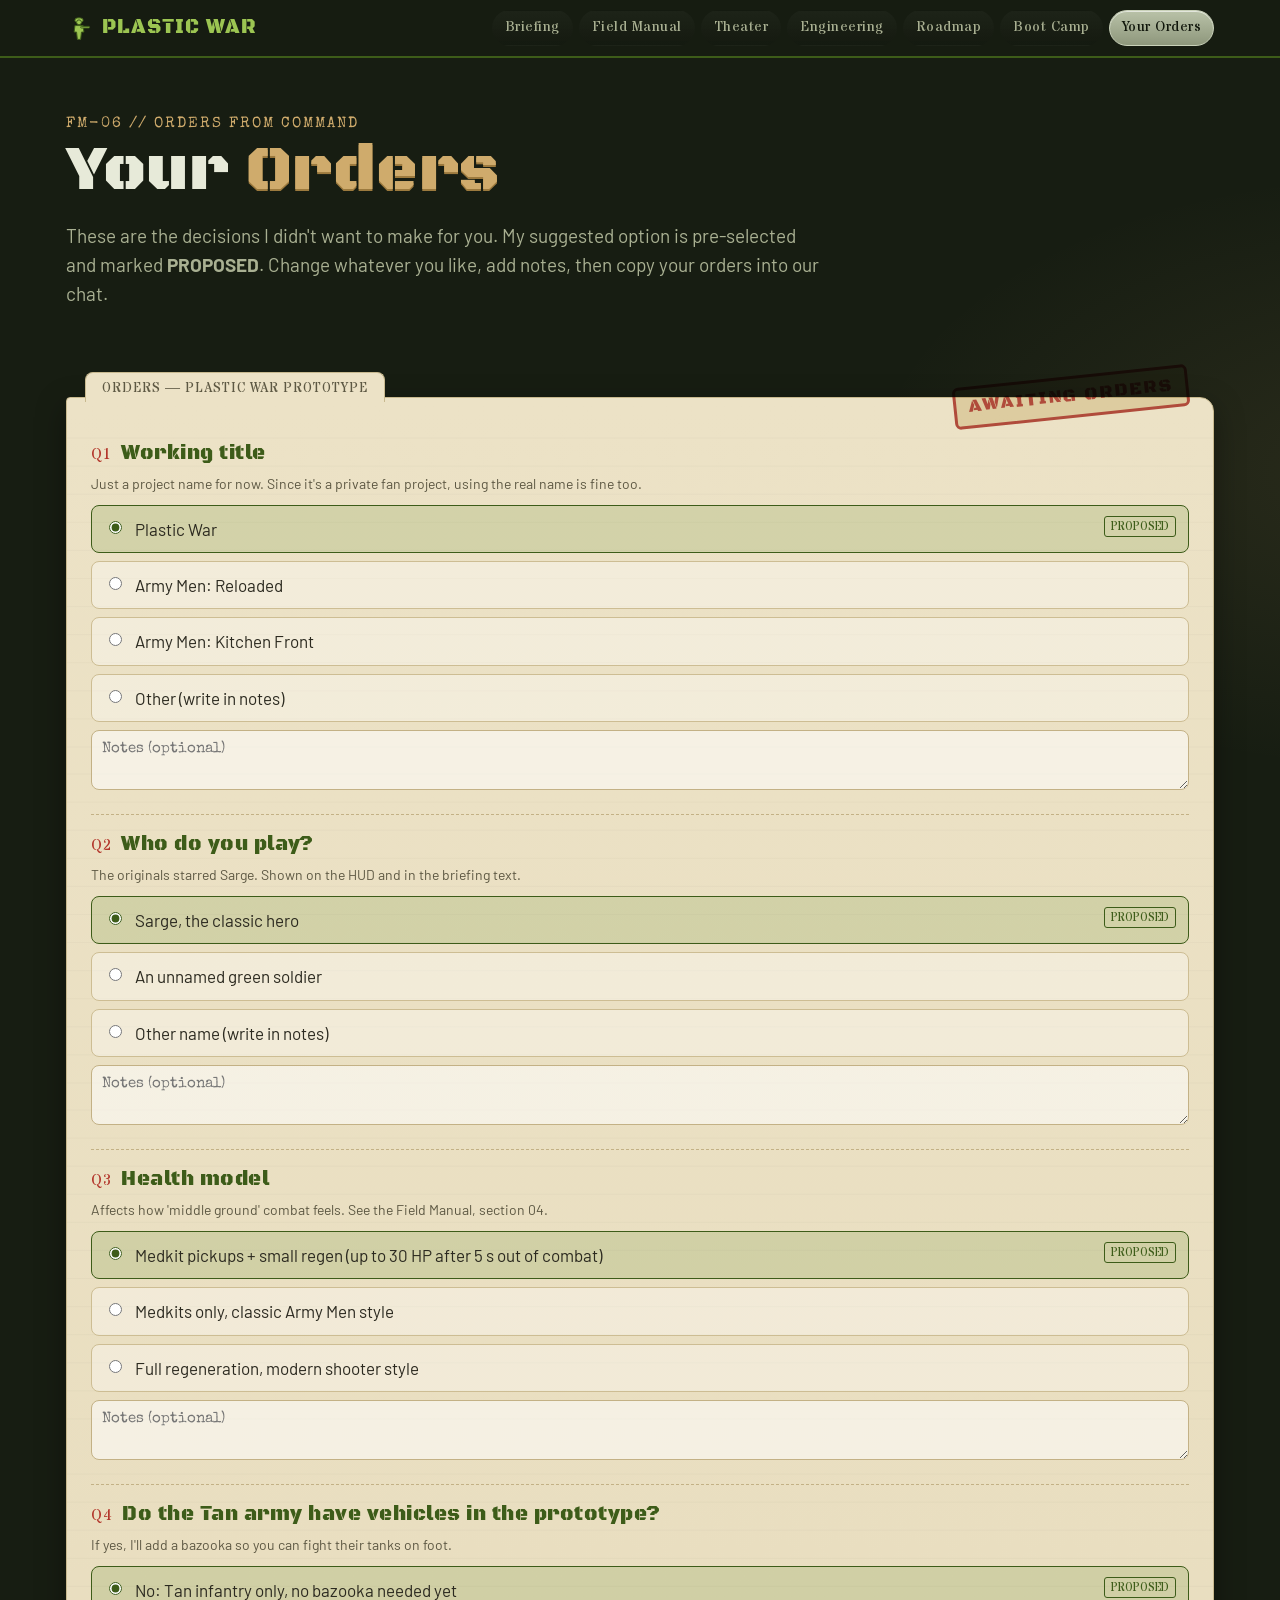
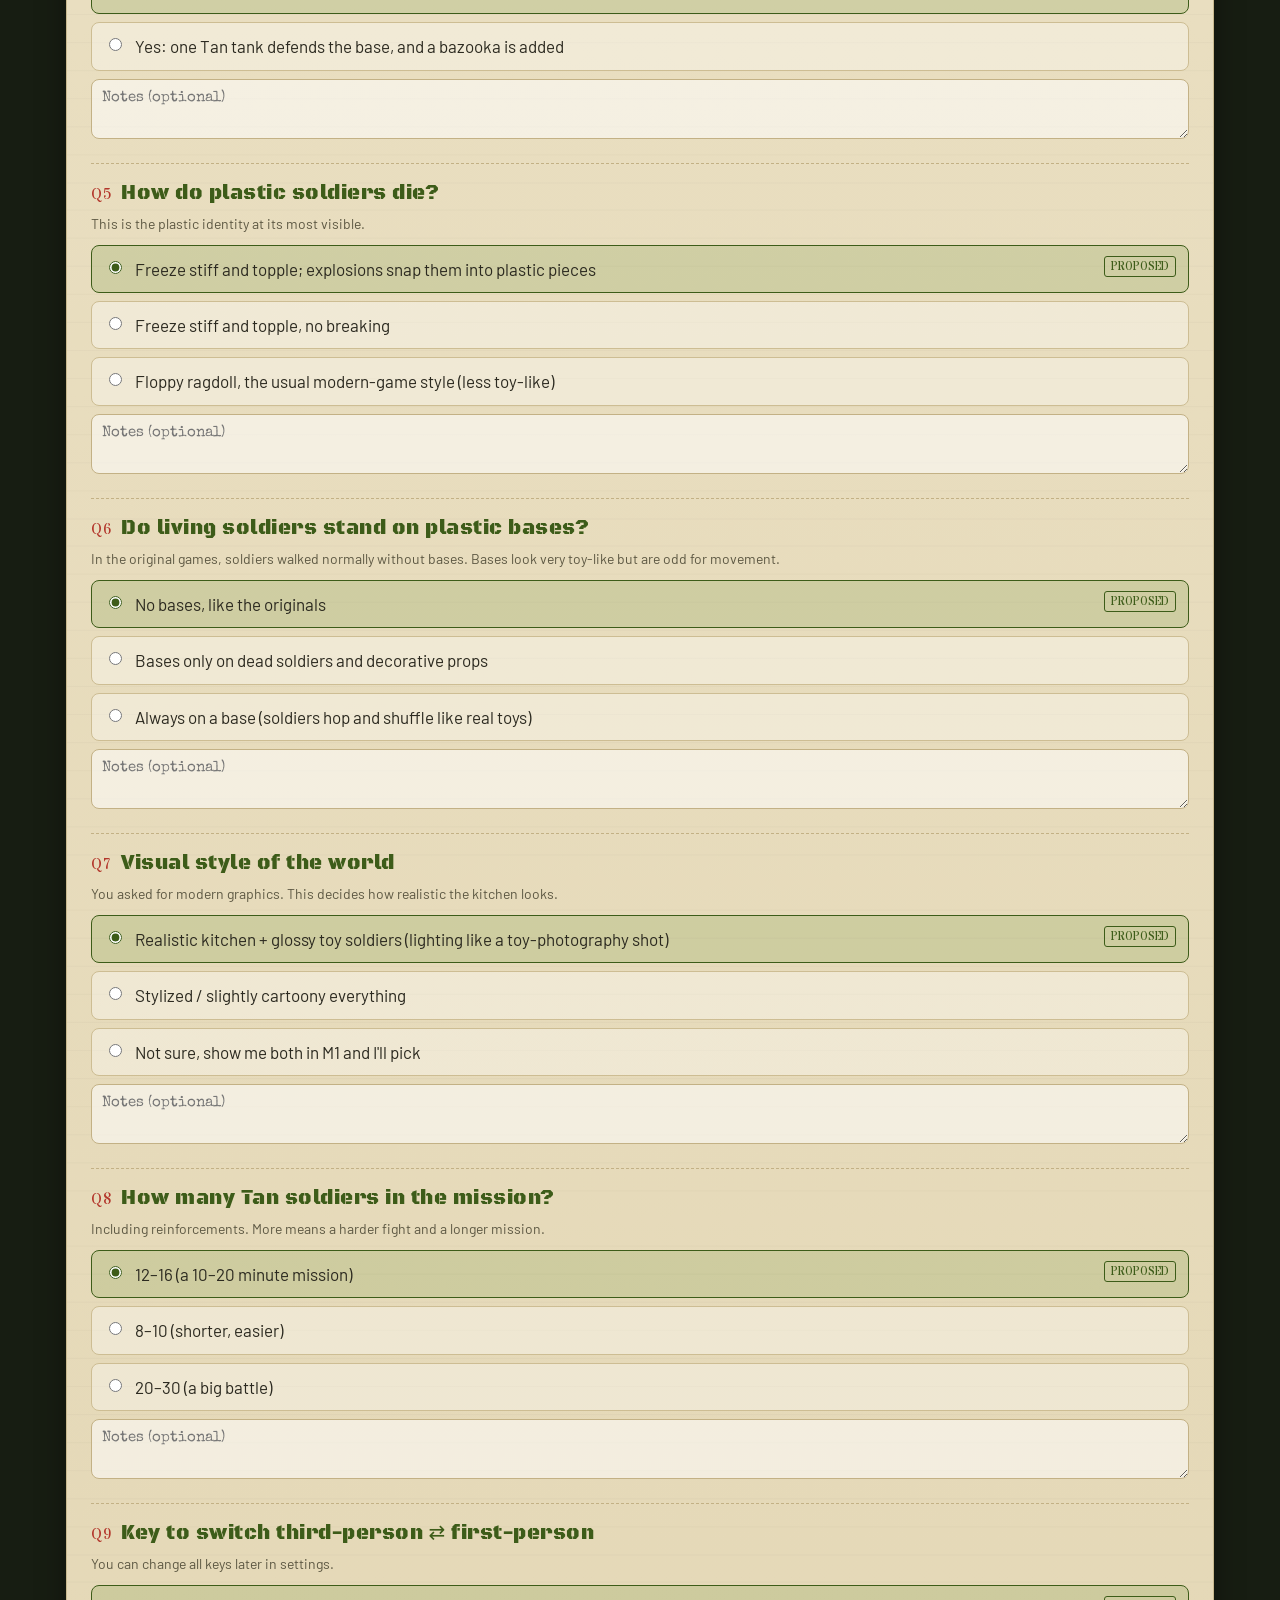
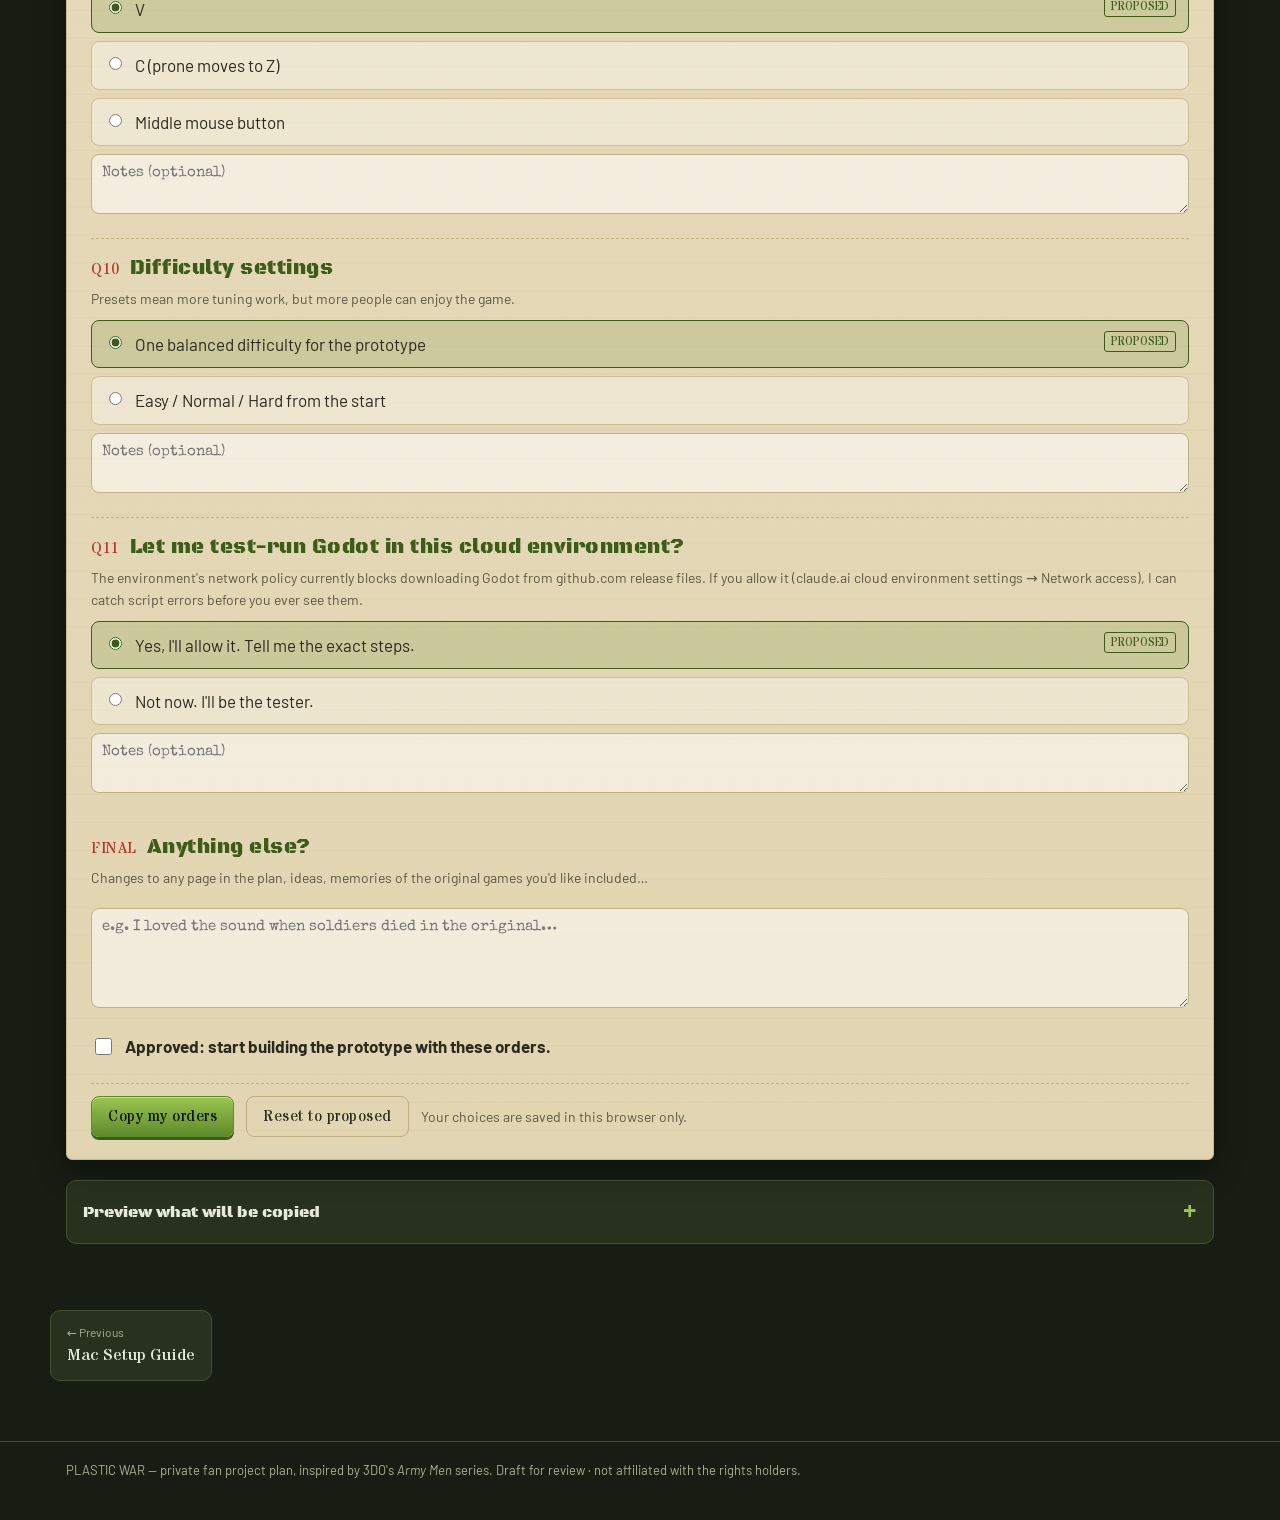
<file: plan/orders.html>
<!doctype html>
<html lang="en">
<head>
<meta charset="utf-8">
<meta name="viewport" content="width=device-width, initial-scale=1">
<title>Plastic War — Your Orders</title>
<link rel="preconnect" href="https://fonts.googleapis.com">
<link href="https://fonts.googleapis.com/css2?family=Barlow:wght@400;600&family=Black+Ops+One&family=Special+Elite&family=Stardos+Stencil:wght@400;700&display=swap" rel="stylesheet">
<link rel="stylesheet" href="assets/style.css">
</head>
<body>
<header id="topbar"></header>
<main>
  <section class="hero" style="padding-bottom:10px">
    <div class="wrap">
      <div class="kicker">FM-06 // Orders from command</div>
      <h1>Your <span class="t">Orders</span></h1>
      <p class="lead" style="margin-top:12px">These are the decisions I didn't want to make for you. My suggested option is pre-selected and marked <b>PROPOSED</b>. Change whatever you like, add notes, then copy your orders into our chat.</p>
    </div>
  </section>

  <section>
    <div class="wrap">
      <div class="dossier has-tab" data-tab="ORDERS — PLASTIC WAR PROTOTYPE">
        <span class="stamp" style="position:absolute;right:24px;top:-22px;background:var(--paper)">AWAITING ORDERS</span>
        <div id="orders"></div>

        <div class="order">
          <h3><span class="qn">FINAL</span>Anything else?</h3>
          <p class="small muted">Changes to any page in the plan, ideas, memories of the original games you'd like included…</p>
          <textarea id="general" class="notes" style="min-height:100px" placeholder="e.g. I loved the sound when soldiers died in the original…"></textarea>
          <label class="chk" style="margin-top:12px"><input type="checkbox" id="approve"><b>Approved: start building the prototype with these orders.</b></label>
        </div>

        <div class="flex" style="margin-top:12px">
          <button class="btn" id="copy">Copy my orders</button>
          <button class="btn ghost" id="reset" style="color:var(--ink);border-color:#bfae84">Reset to proposed</button>
          <span class="small muted">Your choices are saved in this browser only.</span>
        </div>
      </div>
      <details class="fold" style="margin-top:20px"><summary><span class="fold-title" style="font-size:16px">Preview what will be copied</span></summary><div class="fold-body"><pre id="preview" class="small" style="white-space:pre-wrap;margin:0;font-family:var(--font-type)"></pre></div></details>
    </div>
  </section>
</main>

<div id="pager"></div>
<footer id="foot"></footer>
<script src="assets/app.js"></script>
<script>
(function () {
  var Q = [
    { id: "title", q: "Working title", why: "Just a project name for now. Since it's a private fan project, using the real name is fine too.",
      opts: ["Plastic War", "Army Men: Reloaded", "Army Men: Kitchen Front", "Other (write in notes)"], rec: 0 },
    { id: "hero", q: "Who do you play?", why: "The originals starred Sarge. Shown on the HUD and in the briefing text.",
      opts: ["Sarge, the classic hero", "An unnamed green soldier", "Other name (write in notes)"], rec: 0 },
    { id: "health", q: "Health model", why: "Affects how 'middle ground' combat feels. See the Field Manual, section 04.",
      opts: ["Medkit pickups + small regen (up to 30 HP after 5 s out of combat)", "Medkits only, classic Army Men style", "Full regeneration, modern shooter style"], rec: 0 },
    { id: "tanveh", q: "Do the Tan army have vehicles in the prototype?", why: "If yes, I'll add a bazooka so you can fight their tanks on foot.",
      opts: ["No: Tan infantry only, no bazooka needed yet", "Yes: one Tan tank defends the base, and a bazooka is added"], rec: 0 },
    { id: "death", q: "How do plastic soldiers die?", why: "This is the plastic identity at its most visible.",
      opts: ["Freeze stiff and topple; explosions snap them into plastic pieces", "Freeze stiff and topple, no breaking", "Floppy ragdoll, the usual modern-game style (less toy-like)"], rec: 0 },
    { id: "base", q: "Do living soldiers stand on plastic bases?", why: "In the original games, soldiers walked normally without bases. Bases look very toy-like but are odd for movement.",
      opts: ["No bases, like the originals", "Bases only on dead soldiers and decorative props", "Always on a base (soldiers hop and shuffle like real toys)"], rec: 0 },
    { id: "look", q: "Visual style of the world", why: "You asked for modern graphics. This decides how realistic the kitchen looks.",
      opts: ["Realistic kitchen + glossy toy soldiers (lighting like a toy-photography shot)", "Stylized / slightly cartoony everything", "Not sure, show me both in M1 and I'll pick"], rec: 0 },
    { id: "enemies", q: "How many Tan soldiers in the mission?", why: "Including reinforcements. More means a harder fight and a longer mission.",
      opts: ["12–16 (a 10–20 minute mission)", "8–10 (shorter, easier)", "20–30 (a big battle)"], rec: 0 },
    { id: "toggle", q: "Key to switch third-person ⇄ first-person", why: "You can change all keys later in settings.",
      opts: ["V", "C (prone moves to Z)", "Middle mouse button"], rec: 0 },
    { id: "difficulty", q: "Difficulty settings", why: "Presets mean more tuning work, but more people can enjoy the game.",
      opts: ["One balanced difficulty for the prototype", "Easy / Normal / Hard from the start"], rec: 0 },
    { id: "godotnet", q: "Let me test-run Godot in this cloud environment?", why: "The environment's network policy currently blocks downloading Godot from github.com release files. If you allow it (claude.ai cloud environment settings → Network access), I can catch script errors before you ever see them.",
      opts: ["Yes, I'll allow it. Tell me the exact steps.", "Not now. I'll be the tester."], rec: 0 }
  ];

  var saved = PW.store.get("orders", {}) || {};
  var host = document.getElementById("orders");
  host.innerHTML = Q.map(function (q, i) {
    var sel = saved[q.id] && saved[q.id].c != null ? saved[q.id].c : q.rec;
    return '<div class="order"><h3><span class="qn">Q' + (i + 1) + '</span>' + q.q + '</h3><p class="small muted" style="margin:0">' + q.why + '</p>' +
      '<div class="opts">' + q.opts.map(function (o, j) {
        return '<label class="opt' + (j === q.rec ? " rec" : "") + '"><input type="radio" name="' + q.id + '" value="' + j + '"' + (j === sel ? " checked" : "") + ">" + o + "</label>";
      }).join("") + "</div>" +
      '<textarea class="notes" data-note="' + q.id + '" placeholder="Notes (optional)">' + ((saved[q.id] && saved[q.id].n) || "") + "</textarea></div>";
  }).join("");

  var general = document.getElementById("general"), approve = document.getElementById("approve");
  general.value = PW.store.get("orders_general", "");
  approve.checked = !!PW.store.get("orders_approve", false);

  function collect() {
    var out = {};
    Q.forEach(function (q) {
      var r = host.querySelector('input[name="' + q.id + '"]:checked');
      out[q.id] = { c: r ? +r.value : q.rec, n: host.querySelector('[data-note="' + q.id + '"]').value.trim() };
    });
    return out;
  }
  function text() {
    var o = collect(), lines = ["PLASTIC WAR — MY ORDERS", ""];
    Q.forEach(function (q, i) {
      var c = o[q.id].c;
      lines.push("Q" + (i + 1) + " " + q.q + ": " + q.opts[c] + (c === q.rec ? " [proposed]" : " [CHANGED]"));
      if (o[q.id].n) lines.push("   Note: " + o[q.id].n);
    });
    if (general.value.trim()) { lines.push("", "Other notes: " + general.value.trim()); }
    lines.push("", approve.checked ? "STATUS: APPROVED, start building the prototype." : "STATUS: Not approved yet, please revise the plan first.");
    return lines.join("\n");
  }
  function save() {
    PW.store.set("orders", collect());
    PW.store.set("orders_general", general.value);
    PW.store.set("orders_approve", approve.checked);
    document.getElementById("preview").textContent = text();
    var st = document.querySelector(".stamp");
    st.textContent = approve.checked ? "APPROVED" : "AWAITING ORDERS";
    st.classList.toggle("green", approve.checked);
  }
  document.querySelector(".dossier").addEventListener("input", save);
  document.querySelector(".dossier").addEventListener("change", save);
  save();

  document.getElementById("copy").addEventListener("click", function () {
    var t = text();
    function ok() { PW.toast("Orders copied — paste them into the chat"); }
    function fb() { var a = document.createElement("textarea"); a.value = t; document.body.appendChild(a); a.select(); try { document.execCommand("copy"); ok(); } catch (e) { alert(t); } a.remove(); }
    if (navigator.clipboard && navigator.clipboard.writeText) navigator.clipboard.writeText(t).then(ok, fb); else fb();
  });
  document.getElementById("reset").addEventListener("click", function () {
    if (!confirm("Reset every answer to the proposed option and clear notes?")) return;
    Q.forEach(function (q) {
      host.querySelector('input[name="' + q.id + '"][value="' + q.rec + '"]').checked = true;
      host.querySelector('[data-note="' + q.id + '"]').value = "";
    });
    general.value = ""; approve.checked = false; save();
  });
})();
</script>
</body>
</html>
</file>
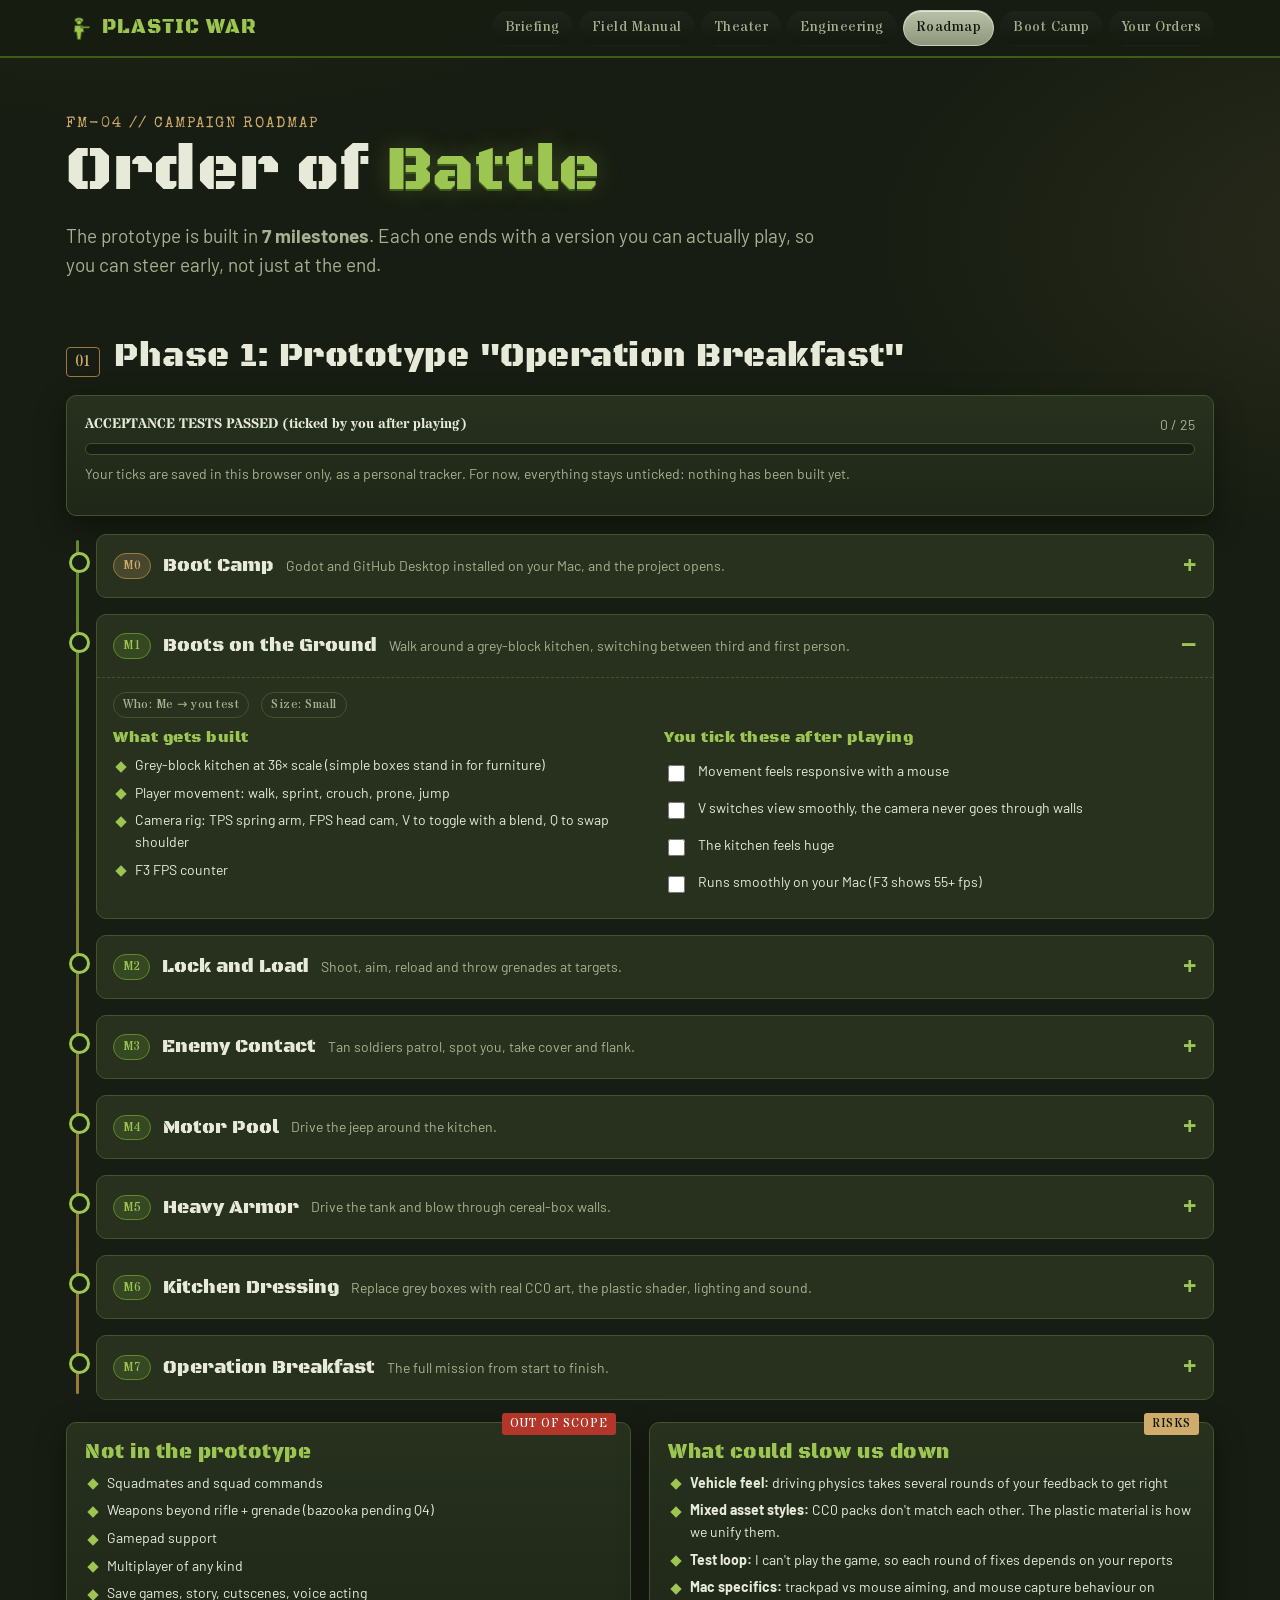
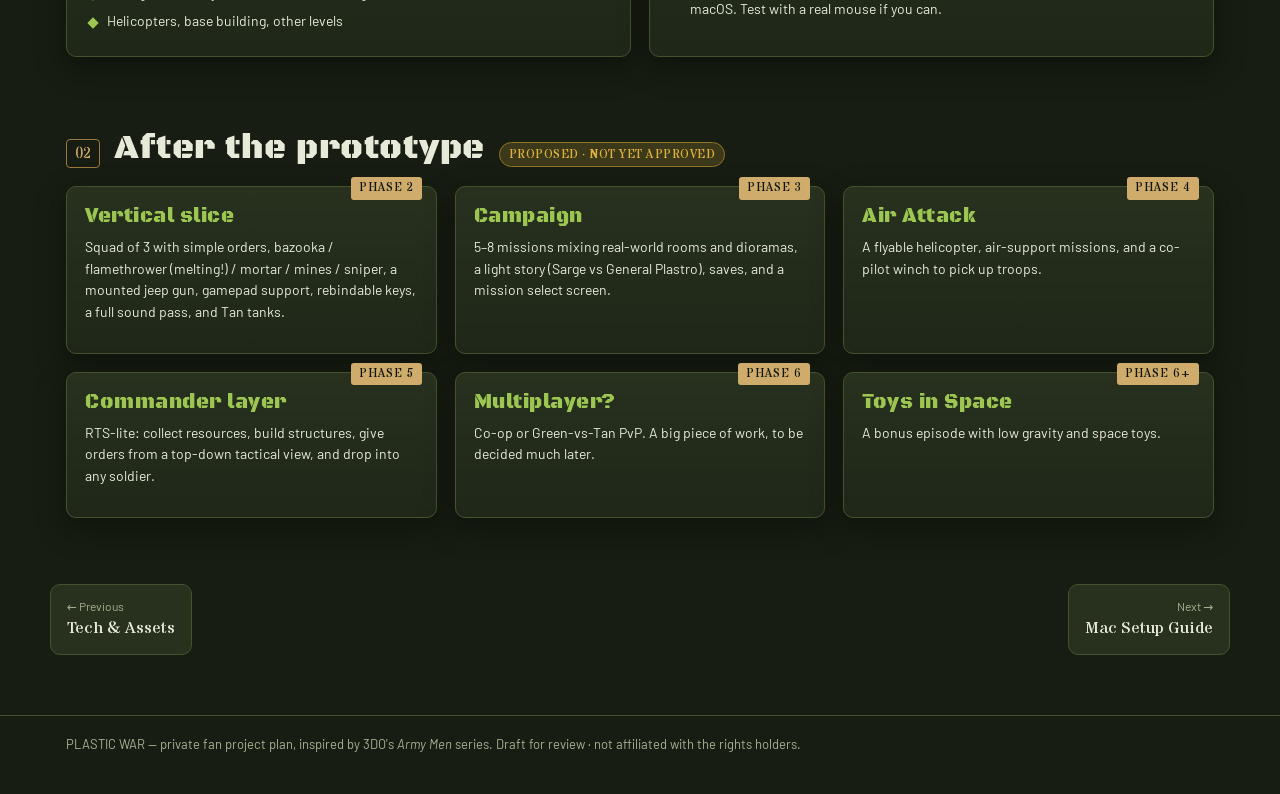
<file: plan/roadmap.html>
<!doctype html>
<html lang="en">
<head>
<meta charset="utf-8">
<meta name="viewport" content="width=device-width, initial-scale=1">
<title>Plastic War — Campaign Roadmap</title>
<link rel="preconnect" href="https://fonts.googleapis.com">
<link href="https://fonts.googleapis.com/css2?family=Barlow:wght@400;600&family=Black+Ops+One&family=Special+Elite&family=Stardos+Stencil:wght@400;700&display=swap" rel="stylesheet">
<link rel="stylesheet" href="assets/style.css">
</head>
<body>
<header id="topbar"></header>
<main>
  <section class="hero" style="padding-bottom:10px">
    <div class="wrap">
      <div class="kicker">FM-04 // Campaign roadmap</div>
      <h1>Order of <span class="g">Battle</span></h1>
      <p class="lead" style="margin-top:12px">The prototype is built in <b>7 milestones</b>. Each one ends with a version you can actually play, so you can steer early, not just at the end.</p>
    </div>
  </section>

  <section>
    <div class="wrap">
      <div class="section-head"><span class="num">01</span><h2>Phase 1: Prototype "Operation Breakfast"</h2></div>
      <div class="card" style="margin-bottom:18px">
        <div class="flex" style="justify-content:space-between"><b class="small" style="font-family:var(--font-stencil)">ACCEPTANCE TESTS PASSED (ticked by you after playing)</b><span class="small muted" data-meter-label="m"></span></div>
        <div class="meter" data-meter="m" style="margin-top:8px"><i></i></div>
        <p class="small muted" style="margin-top:8px">Your ticks are saved in this browser only, as a personal tracker. For now, everything stays unticked: nothing has been built yet.</p>
      </div>

      <div class="timeline" id="tl"></div>

      <div class="grid g2" style="margin-top:22px">
        <div class="card"><span class="tag red">OUT OF SCOPE</span>
          <h3>Not in the prototype</h3>
          <ul class="bullets small">
            <li>Squadmates and squad commands</li><li>Weapons beyond rifle + grenade (bazooka pending Q4)</li>
            <li>Gamepad support</li><li>Multiplayer of any kind</li><li>Save games, story, cutscenes, voice acting</li>
            <li>Helicopters, base building, other levels</li>
          </ul>
        </div>
        <div class="card"><span class="tag tan">RISKS</span>
          <h3>What could slow us down</h3>
          <ul class="bullets small">
            <li><b>Vehicle feel:</b> driving physics takes several rounds of your feedback to get right</li>
            <li><b>Mixed asset styles:</b> CC0 packs don't match each other. The plastic material is how we unify them.</li>
            <li><b>Test loop:</b> I can't play the game, so each round of fixes depends on your reports</li>
            <li><b>Mac specifics:</b> trackpad vs mouse aiming, and mouse capture behaviour on macOS. Test with a real mouse if you can.</li>
          </ul>
        </div>
      </div>
    </div>
  </section>

  <section>
    <div class="wrap">
      <div class="section-head"><span class="num">02</span><h2>After the prototype</h2><span class="pill warn">PROPOSED · NOT YET APPROVED</span></div>
      <div class="grid g3">
        <div class="card"><span class="tag tan">PHASE 2</span><h3>Vertical slice</h3><p class="small">Squad of 3 with simple orders, bazooka / flamethrower (melting!) / mortar / mines / sniper, a mounted jeep gun, gamepad support, rebindable keys, a full sound pass, and Tan tanks.</p></div>
        <div class="card"><span class="tag tan">PHASE 3</span><h3>Campaign</h3><p class="small">5–8 missions mixing real-world rooms and dioramas, a light story (Sarge vs General Plastro), saves, and a mission select screen.</p></div>
        <div class="card"><span class="tag tan">PHASE 4</span><h3>Air Attack</h3><p class="small">A flyable helicopter, air-support missions, and a co-pilot winch to pick up troops.</p></div>
        <div class="card"><span class="tag tan">PHASE 5</span><h3>Commander layer</h3><p class="small">RTS-lite: collect resources, build structures, give orders from a top-down tactical view, and drop into any soldier.</p></div>
        <div class="card"><span class="tag tan">PHASE 6</span><h3>Multiplayer?</h3><p class="small">Co-op or Green-vs-Tan PvP. A big piece of work, to be decided much later.</p></div>
        <div class="card"><span class="tag tan">PHASE 6+</span><h3>Toys in Space</h3><p class="small">A bonus episode with low gravity and space toys.</p></div>
      </div>
    </div>
  </section>
</main>

<div id="pager"></div>
<footer id="foot"></footer>
<script src="assets/app.js"></script>
<script>
(function () {
  var M = [
    { code: "M0", name: "Boot Camp", who: "You", size: "One-off setup", goal: "Godot and GitHub Desktop installed on your Mac, and the project opens.",
      build: ["You follow the Boot Camp page", "I push an empty project skeleton with a test scene"],
      tests: ["Godot opens the project with no red errors", "Pressing F5 shows a test scene with a spinning green soldier"] },
    { code: "M1", name: "Boots on the Ground", who: "Me → you test", size: "Small", goal: "Walk around a grey-block kitchen, switching between third and first person.",
      build: ["Grey-block kitchen at 36× scale (simple boxes stand in for furniture)", "Player movement: walk, sprint, crouch, prone, jump", "Camera rig: TPS spring arm, FPS head cam, V to toggle with a blend, Q to swap shoulder", "F3 FPS counter"],
      tests: ["Movement feels responsive with a mouse", "V switches view smoothly, the camera never goes through walls", "The kitchen feels huge", "Runs smoothly on your Mac (F3 shows 55+ fps)"] },
    { code: "M2", name: "Lock and Load", who: "Me → you test", size: "Medium", goal: "Shoot, aim, reload and throw grenades at targets.",
      build: ["Rifle: hip-fire, aim-down-sights, recoil, tracers, impact effects, reload", "Grenade with a throw arc preview, bounces and explodes", "Health, damage, medkits, regen", "HUD: crosshair, hit markers, ammo, health"],
      tests: ["Shooting feels punchy", "Aiming down sights works in both views", "Grenade arc is easy to read", "HUD is clear and doesn't get in the way"] },
    { code: "M3", name: "Enemy Contact", who: "Me → you test", size: "Large", goal: "Tan soldiers patrol, spot you, take cover and flank.",
      build: ["Tan rifleman with sight and hearing", "Patrol → Alert → Engage → Cover → Flank state machine", "Navigation mesh and cover points in the kitchen", "Plastic death: freeze, topple, clatter"],
      tests: ["Fights feel 'middle ground': fair, but cover matters", "Enemies don't get stuck or walk through walls", "Deaths look like toy soldiers toppling"] },
    { code: "M4", name: "Motor Pool", who: "Me → you test", size: "Medium", goal: "Drive the jeep around the kitchen.",
      build: ["Jeep with wheel physics and suspension", "E to enter or exit, with the camera handled in both views", "Low-grip milk puddle surface", "Run over / knock down Tan soldiers"],
      tests: ["Jeep is fun to drive with the keyboard", "Getting in and out is reliable", "Drifting on the milk feels right"] },
    { code: "M5", name: "Heavy Armor", who: "Me → you test", size: "Medium", goal: "Drive the tank and blow through cereal-box walls.",
      build: ["Tracked tank movement, with the turret following the mouse separately", "Main cannon with splash damage, plus machine gun", "Destructible soft cover (cereal boxes)", "Vehicle health; thrown out when destroyed"],
      tests: ["Tank feels heavy but not frustrating", "Turret aiming is clear", "Breaking through the cereal wall is satisfying"] },
    { code: "M6", name: "Kitchen Dressing", who: "Me + you (downloads)", size: "Large", goal: "Replace grey boxes with real CC0 art, the plastic shader, lighting and sound.",
      build: ["You download the asset packs listed in Engineering", "I import and scale them and apply the plastic material", "Morning sunlight, soft shadows, global illumination", "Sound effects and music"],
      tests: ["It looks like a real kitchen with real toy soldiers", "Plastic soldiers read clearly against the background", "Still smooth on your Mac (High preset)"] },
    { code: "M7", name: "Operation Breakfast", who: "Me → you test", size: "Medium", goal: "The full mission from start to finish.",
      build: ["Mission director: objective, reinforcements, win/lose", "Start menu, pause menu, basic settings (mouse sensitivity, graphics preset)", "Tuning pass based on your feedback", "Build a standalone Mac app you can double-click"],
      tests: ["Can finish the mission in about 10–20 minutes", "Losing feels fair, winning feels earned", "You want to play it again"] }
  ];
  var html = M.map(function (m, i) {
    return '<div class="tl-item">' +
      '<details class="fold"' + (i === 1 ? " open" : "") + '><summary><span class="pill ' + (i === 0 ? "tan" : "green") + '">' + m.code + '</span><span class="fold-title">' + m.name + "</span>" +
      '<span class="small muted">' + m.goal + "</span></summary>" +
      '<div class="fold-body"><div class="flex small" style="margin-bottom:10px"><span class="pill">Who: ' + m.who + '</span><span class="pill">Size: ' + m.size + "</span></div>" +
      '<div class="grid g2"><div><h3 style="font-size:16px">What gets built</h3><ul class="bullets small">' +
      m.build.map(function (b) { return "<li>" + b + "</li>"; }).join("") + "</ul></div>" +
      '<div><h3 style="font-size:16px">You tick these after playing</h3>' +
      m.tests.map(function (t, j) { return '<label class="chk small"><input type="checkbox" data-persist="m' + i + "_" + j + '">' + t + "</label>"; }).join("") +
      "</div></div></div></details></div>";
  }).join("");
  document.getElementById("tl").innerHTML = html;
  // app.js has already wired existing checkboxes; wire these new ones.
  document.querySelectorAll("#tl input[data-persist]").forEach(function (c) {
    c.checked = !!PW.store.get("chk:" + c.dataset.persist, false);
    c.addEventListener("change", function () { PW.store.set("chk:" + c.dataset.persist, c.checked); meter(); });
  });
  function meter() {
    var all = document.querySelectorAll("#tl input[data-persist]");
    var done = Array.prototype.filter.call(all, function (c) { return c.checked; }).length;
    document.querySelector('[data-meter="m"] i').style.width = (done / all.length * 100) + "%";
    document.querySelector('[data-meter-label="m"]').textContent = done + " / " + all.length;
  }
  meter();
})();
</script>
</body>
</html>
</file>
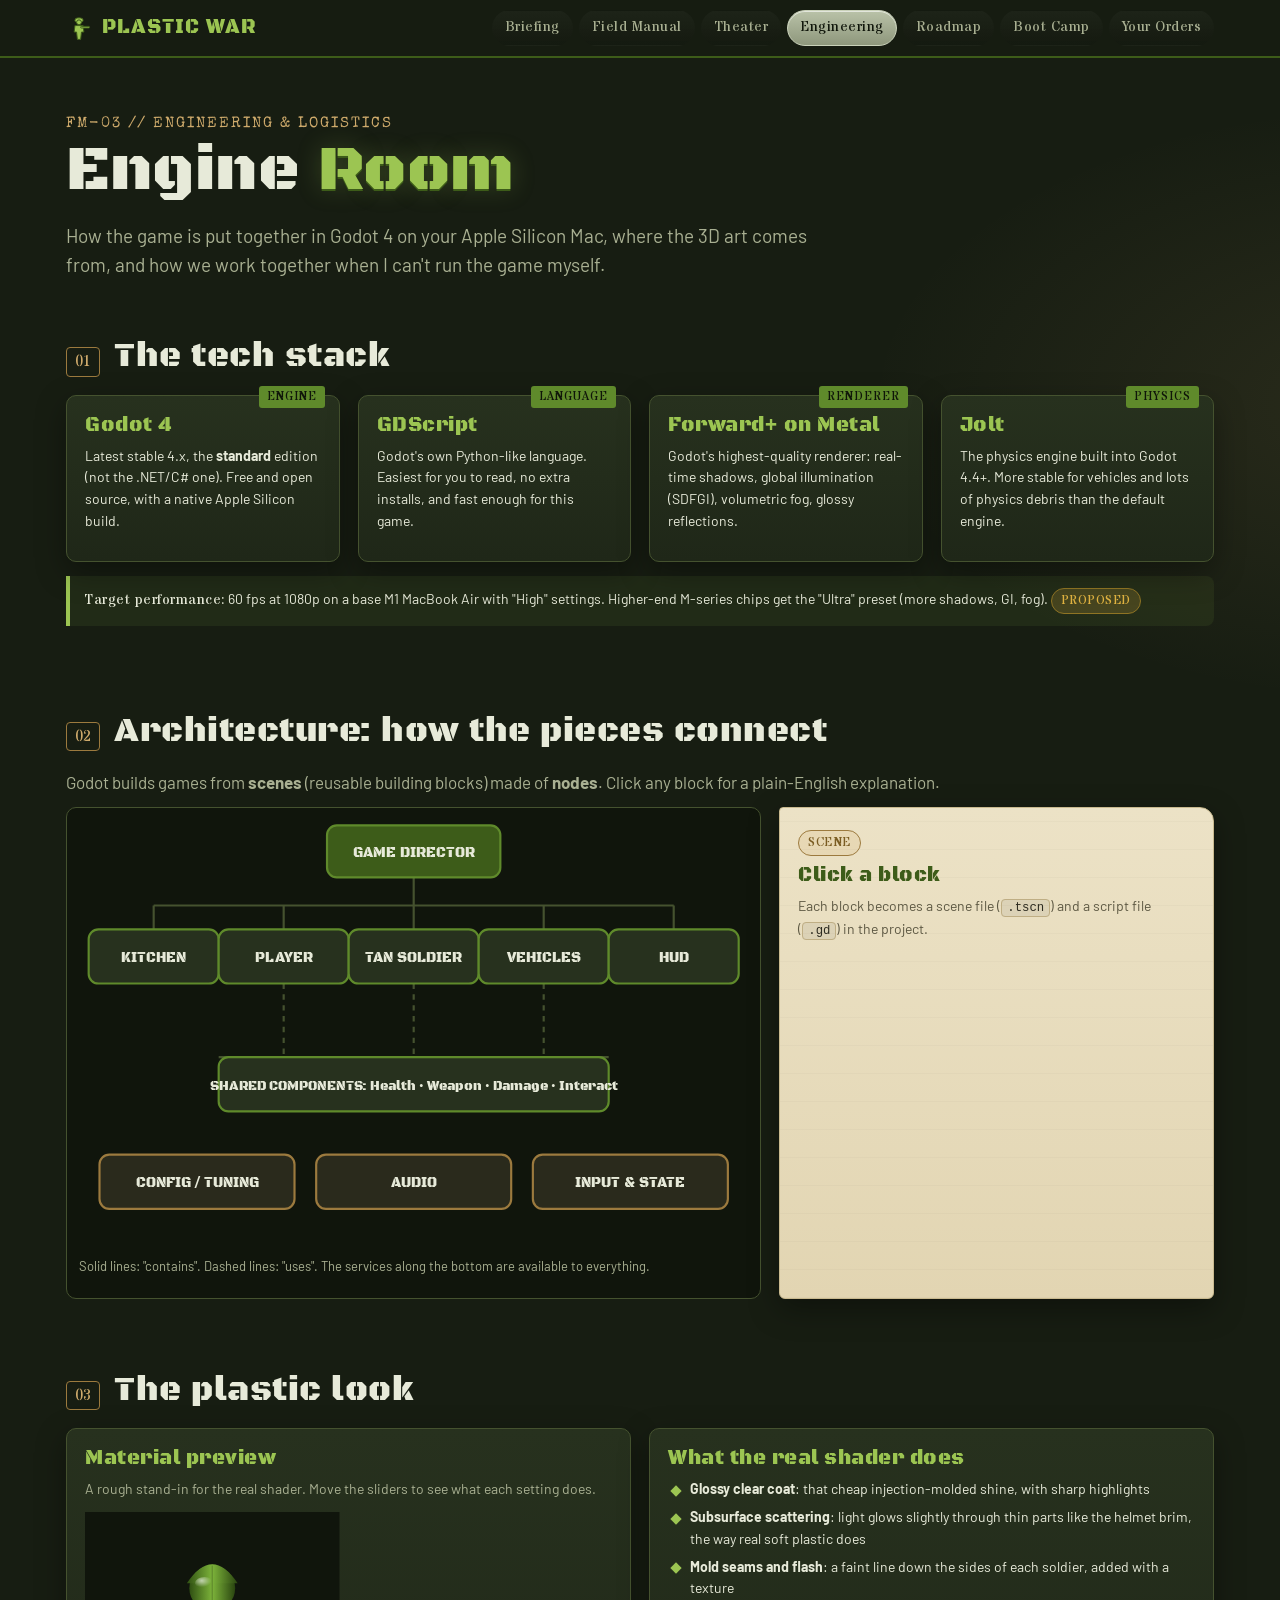
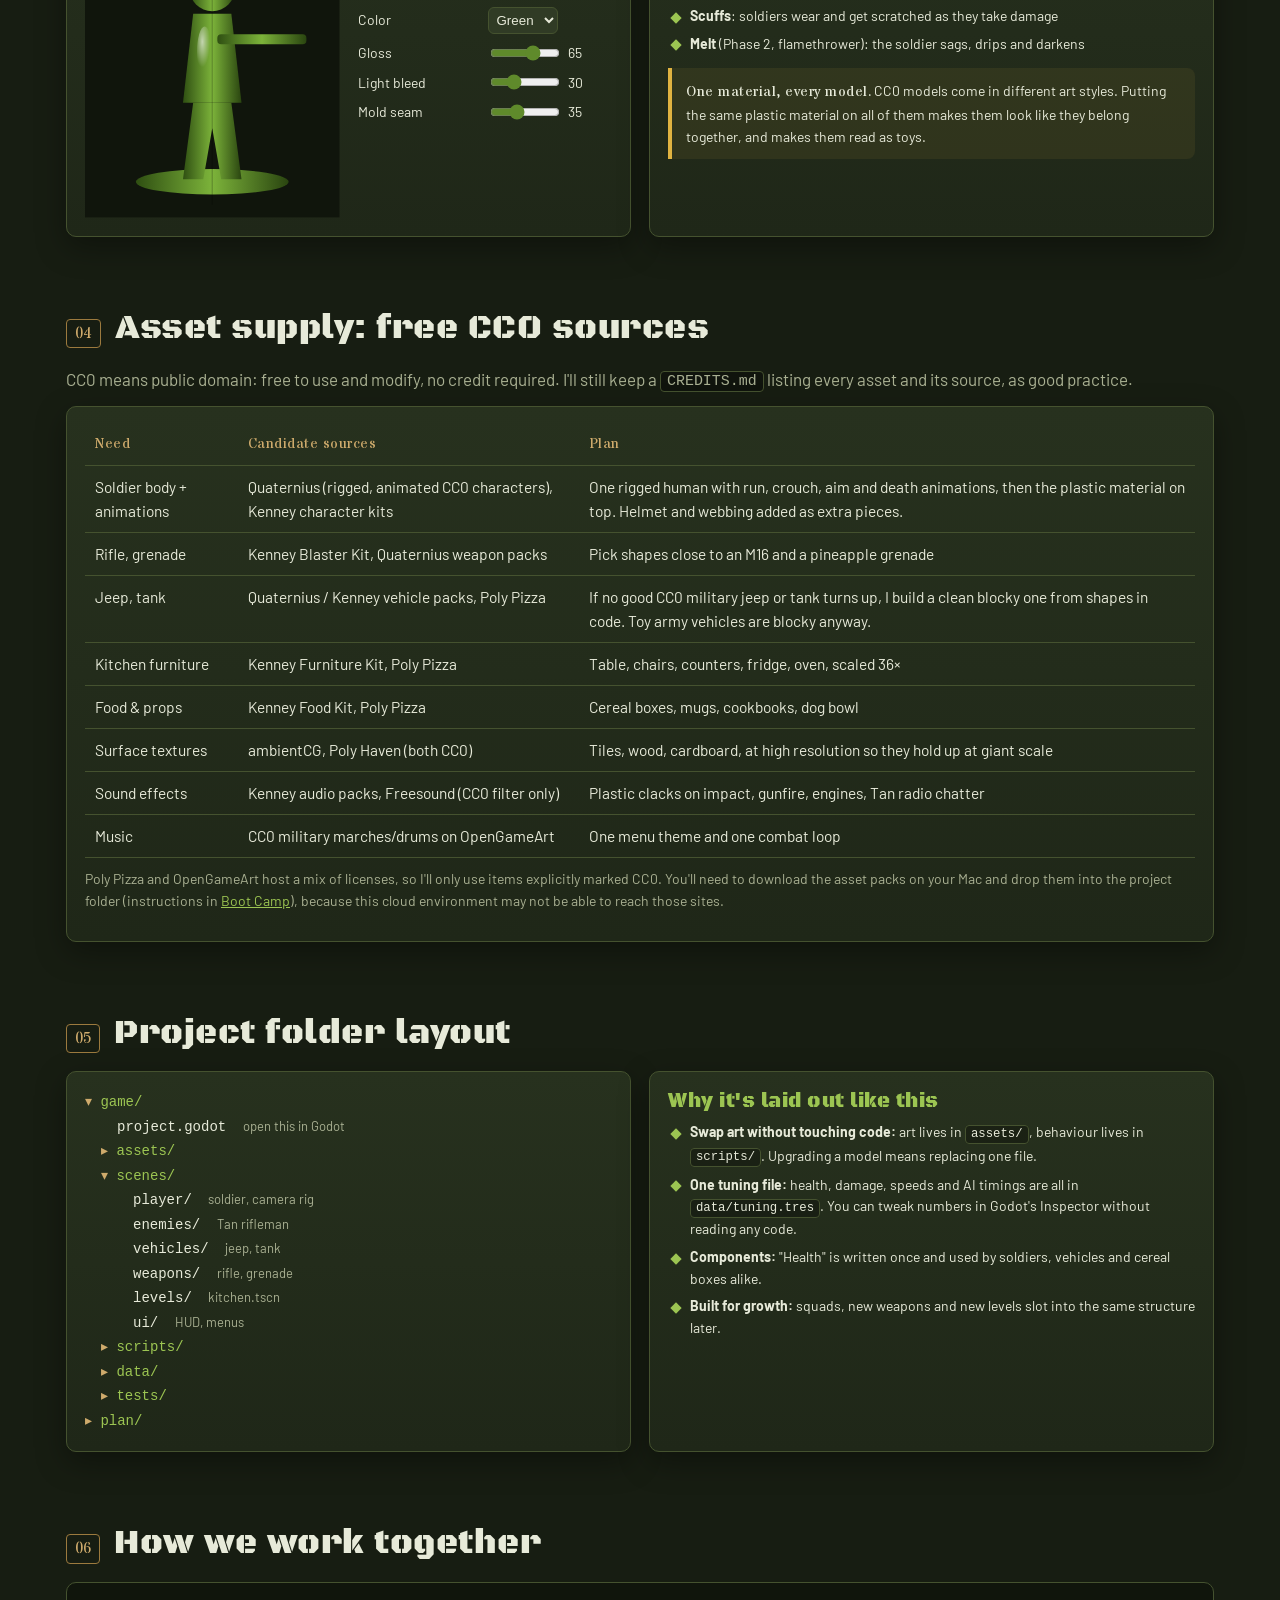
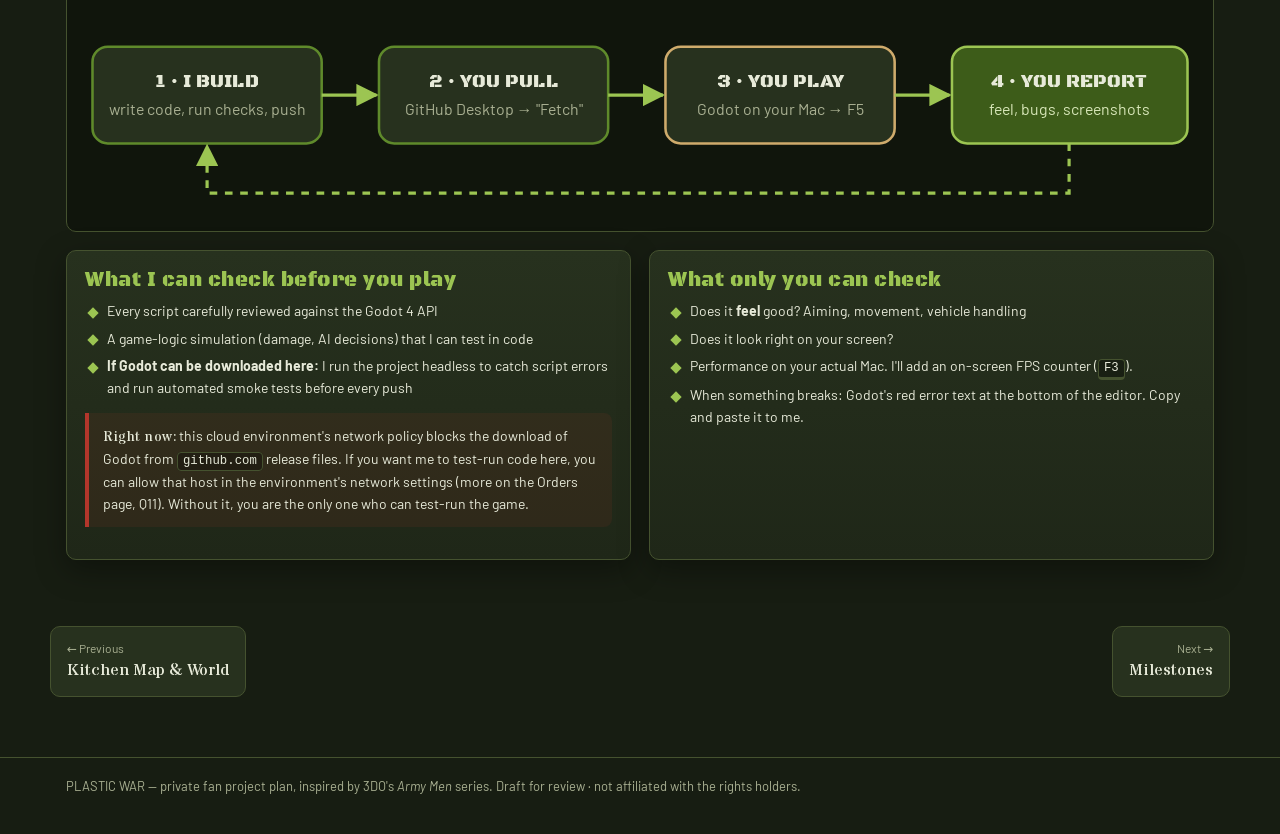
<file: plan/tech.html>
<!doctype html>
<html lang="en">
<head>
<meta charset="utf-8">
<meta name="viewport" content="width=device-width, initial-scale=1">
<title>Plastic War — Engineering</title>
<link rel="preconnect" href="https://fonts.googleapis.com">
<link href="https://fonts.googleapis.com/css2?family=Barlow:wght@400;600&family=Black+Ops+One&family=Special+Elite&family=Stardos+Stencil:wght@400;700&display=swap" rel="stylesheet">
<link rel="stylesheet" href="assets/style.css">
<style>
  .tree { font-family: ui-monospace, "SF Mono", Menlo, monospace; font-size: 14px; line-height: 1.75; }
  .tree details { margin-left: 16px; }
  .tree > details { margin-left: 0; }
  .tree summary { cursor: pointer; color: var(--green-hi); list-style: none; }
  .tree summary::-webkit-details-marker { display: none; }
  .tree summary::before { content: "▸ "; color: var(--tan); }
  .tree details[open] > summary::before { content: "▾ "; }
  .tree .f { margin-left: 32px; color: var(--text); }
  .tree .f em { color: var(--muted); font-style: normal; font-family: var(--font-body); font-size: 13px; margin-left: 8px; }
  .slider-row { display: grid; grid-template-columns: 120px 1fr 44px; gap: 10px; align-items: center; margin: 8px 0; font-size: 14px; }
  .slider-row input { accent-color: var(--green); width: 100%; }
  .node { cursor: pointer; }
  .node:hover rect, .node.on rect { stroke: #e0b341; stroke-width: 3; }
</style>
</head>
<body>
<header id="topbar"></header>
<main>
  <section class="hero" style="padding-bottom:10px">
    <div class="wrap">
      <div class="kicker">FM-03 // Engineering & logistics</div>
      <h1>Engine <span class="g">Room</span></h1>
      <p class="lead" style="margin-top:12px">How the game is put together in Godot 4 on your Apple Silicon Mac, where the 3D art comes from, and how we work together when I can't run the game myself.</p>
    </div>
  </section>

  <!-- STACK -->
  <section>
    <div class="wrap">
      <div class="section-head"><span class="num">01</span><h2>The tech stack</h2></div>
      <div class="grid g4">
        <div class="card reveal"><span class="tag">ENGINE</span><h3>Godot 4</h3><p class="small">Latest stable 4.x, the <b>standard</b> edition (not the .NET/C# one). Free and open source, with a native Apple Silicon build.</p></div>
        <div class="card reveal"><span class="tag">LANGUAGE</span><h3>GDScript</h3><p class="small">Godot's own Python-like language. Easiest for you to read, no extra installs, and fast enough for this game.</p></div>
        <div class="card reveal"><span class="tag">RENDERER</span><h3>Forward+ on Metal</h3><p class="small">Godot's highest-quality renderer: real-time shadows, global illumination (SDFGI), volumetric fog, glossy reflections.</p></div>
        <div class="card reveal"><span class="tag">PHYSICS</span><h3>Jolt</h3><p class="small">The physics engine built into Godot 4.4+. More stable for vehicles and lots of physics debris than the default engine.</p></div>
      </div>
      <div class="callout green small"><b>Target performance:</b> 60 fps at 1080p on a base M1 MacBook Air with "High" settings. Higher-end M-series chips get the "Ultra" preset (more shadows, GI, fog). <span class="pill warn">PROPOSED</span></div>
    </div>
  </section>

  <!-- ARCHITECTURE -->
  <section>
    <div class="wrap">
      <div class="section-head"><span class="num">02</span><h2>Architecture: how the pieces connect</h2></div>
      <p class="muted">Godot builds games from <b>scenes</b> (reusable building blocks) made of <b>nodes</b>. Click any block for a plain-English explanation.</p>
      <div class="grid" style="grid-template-columns:minmax(0,1.6fr) minmax(0,1fr)" id="archGrid">
        <div class="svg-frame reveal">
          <svg viewBox="0 0 640 400" width="100%" id="arch" role="img" aria-label="Architecture diagram: Game Director at top manages Kitchen Level, Player, Tan soldiers, Vehicles and HUD; shared components Health, Weapon and Damage; autoload services Config, Audio, Input">
            <g stroke="#45522f" stroke-width="2" fill="none">
              <path d="M320 64 V90 M80 90 H560 M80 90 V112 M200 90 V112 M320 90 V112 M440 90 V112 M560 90 V112"/>
              <path d="M200 162 V230 M320 162 V230 M440 162 V230" stroke-dasharray="5 5"/>
              <path d="M140 230 H500"/>
            </g>
            <g font-family="Black Ops One" font-size="14" text-anchor="middle"></g>
          </svg>
          <p class="caption" style="padding:0 12px 10px">Solid lines: "contains". Dashed lines: "uses". The services along the bottom are available to everything.</p>
        </div>
        <div class="dossier reveal side-panel" style="padding:18px">
          <span class="pill tan" id="arKind">SCENE</span>
          <h3 id="arTitle" style="margin-top:8px">Click a block</h3>
          <p id="arText" class="small">Each block becomes a scene file (<code>.tscn</code>) and a script file (<code>.gd</code>) in the project.</p>
        </div>
      </div>
    </div>
  </section>

  <!-- PLASTIC LOOK -->
  <section>
    <div class="wrap">
      <div class="section-head"><span class="num">03</span><h2>The plastic look</h2></div>
      <div class="grid g2">
        <div class="card reveal">
          <h3>Material preview</h3>
          <p class="small muted">A rough stand-in for the real shader. Move the sliders to see what each setting does.</p>
          <div class="grid g2" style="align-items:center">
            <svg viewBox="0 0 200 240" width="100%" role="img" aria-label="Plastic soldier material preview">
              <defs>
                <linearGradient id="body" x1="0" x2="1">
                  <stop offset="0" id="s0"/><stop offset=".5" id="s1"/><stop offset="1" id="s2"/>
                </linearGradient>
                <radialGradient id="spec" cx=".35" cy=".3" r=".5"><stop offset="0" stop-color="#fff" id="specStop"/><stop offset="1" stop-color="#fff" stop-opacity="0"/></radialGradient>
                <filter id="sss"><feGaussianBlur stdDeviation="0" id="sssBlur"/></filter>
              </defs>
              <rect width="200" height="240" fill="#10150c"/>
              <g filter="url(#sss)" id="toy">
                <ellipse cx="100" cy="212" rx="60" ry="10" fill="url(#body)"/>
                <path d="M85 80h30l8 70h-46z" fill="url(#body)"/>
                <path d="M85 150l-8 60h16l7-40 7 40h16l-8-60z" fill="url(#body)"/>
                <circle cx="100" cy="60" r="18" fill="url(#body)"/>
                <path d="M80 56q20-30 40 0z" fill="url(#body)"/>
                <rect x="104" y="96" width="70" height="8" rx="3" fill="url(#body)"/>
              </g>
              <ellipse cx="94" cy="56" rx="7" ry="5" fill="url(#spec)" id="hl1"/>
              <ellipse cx="94" cy="110" rx="6" ry="20" fill="url(#spec)" id="hl2"/>
              <path d="M100 42 V230" stroke="#000" stroke-opacity=".0" id="seam" stroke-width="1"/>
            </svg>
            <div>
              <div class="slider-row"><span>Color</span><select id="col" style="background:var(--panel-2);color:var(--text);border:1px solid var(--line);border-radius:6px;padding:4px"><option value="green">Green</option><option value="tan">Tan</option><option value="grey">Grey</option><option value="blue">Blue</option></select><span></span></div>
              <div class="slider-row"><span>Gloss</span><input type="range" id="gloss" min="0" max="100" value="65"><span id="glossV">65</span></div>
              <div class="slider-row"><span>Light bleed</span><input type="range" id="sssR" min="0" max="100" value="30"><span id="sssV">30</span></div>
              <div class="slider-row"><span>Mold seam</span><input type="range" id="seamR" min="0" max="100" value="35"><span id="seamV">35</span></div>
            </div>
          </div>
        </div>
        <div class="card reveal">
          <h3>What the real shader does</h3>
          <ul class="bullets small">
            <li><b>Glossy clear coat</b>: that cheap injection-molded shine, with sharp highlights</li>
            <li><b>Subsurface scattering</b>: light glows slightly through thin parts like the helmet brim, the way real soft plastic does</li>
            <li><b>Mold seams and flash</b>: a faint line down the sides of each soldier, added with a texture</li>
            <li><b>Scuffs</b>: soldiers wear and get scratched as they take damage</li>
            <li><b>Melt</b> (Phase 2, flamethrower): the soldier sags, drips and darkens</li>
          </ul>
          <div class="callout small"><b>One material, every model.</b> CC0 models come in different art styles. Putting the same plastic material on all of them makes them look like they belong together, and makes them read as toys.</div>
        </div>
      </div>
    </div>
  </section>

  <!-- ASSETS -->
  <section>
    <div class="wrap">
      <div class="section-head"><span class="num">04</span><h2>Asset supply: free CC0 sources</h2></div>
      <p class="muted">CC0 means public domain: free to use and modify, no credit required. I'll still keep a <code>CREDITS.md</code> listing every asset and its source, as good practice.</p>
      <div class="card reveal">
        <div class="table-scroll">
        <table>
          <thead><tr><th>Need</th><th>Candidate sources</th><th>Plan</th></tr></thead>
          <tbody>
            <tr><td>Soldier body + animations</td><td>Quaternius (rigged, animated CC0 characters), Kenney character kits</td><td>One rigged human with run, crouch, aim and death animations, then the plastic material on top. Helmet and webbing added as extra pieces.</td></tr>
            <tr><td>Rifle, grenade</td><td>Kenney Blaster Kit, Quaternius weapon packs</td><td>Pick shapes close to an M16 and a pineapple grenade</td></tr>
            <tr><td>Jeep, tank</td><td>Quaternius / Kenney vehicle packs, Poly Pizza</td><td>If no good CC0 military jeep or tank turns up, I build a clean blocky one from shapes in code. Toy army vehicles are blocky anyway.</td></tr>
            <tr><td>Kitchen furniture</td><td>Kenney Furniture Kit, Poly Pizza</td><td>Table, chairs, counters, fridge, oven, scaled 36×</td></tr>
            <tr><td>Food & props</td><td>Kenney Food Kit, Poly Pizza</td><td>Cereal boxes, mugs, cookbooks, dog bowl</td></tr>
            <tr><td>Surface textures</td><td>ambientCG, Poly Haven (both CC0)</td><td>Tiles, wood, cardboard, at high resolution so they hold up at giant scale</td></tr>
            <tr><td>Sound effects</td><td>Kenney audio packs, Freesound (CC0 filter only)</td><td>Plastic clacks on impact, gunfire, engines, Tan radio chatter</td></tr>
            <tr><td>Music</td><td>CC0 military marches/drums on OpenGameArt</td><td>One menu theme and one combat loop</td></tr>
          </tbody>
        </table>
        </div>
        <p class="small muted" style="margin-top:10px">Poly Pizza and OpenGameArt host a mix of licenses, so I'll only use items explicitly marked CC0. You'll need to download the asset packs on your Mac and drop them into the project folder (instructions in <a href="bootcamp.html">Boot Camp</a>), because this cloud environment may not be able to reach those sites.</p>
      </div>
    </div>
  </section>

  <!-- PROJECT LAYOUT -->
  <section>
    <div class="wrap">
      <div class="section-head"><span class="num">05</span><h2>Project folder layout</h2></div>
      <div class="grid g2">
        <div class="card tree reveal">
          <details open><summary>game/</summary>
            <div class="f">project.godot <em>open this in Godot</em></div>
            <details><summary>assets/</summary>
              <div class="f">models/ <em>CC0 .glb files</em></div><div class="f">textures/</div><div class="f">audio/</div><div class="f">CREDITS.md <em>every asset + source</em></div>
            </details>
            <details open><summary>scenes/</summary>
              <div class="f">player/ <em>soldier, camera rig</em></div><div class="f">enemies/ <em>Tan rifleman</em></div><div class="f">vehicles/ <em>jeep, tank</em></div>
              <div class="f">weapons/ <em>rifle, grenade</em></div><div class="f">levels/ <em>kitchen.tscn</em></div><div class="f">ui/ <em>HUD, menus</em></div>
            </details>
            <details><summary>scripts/</summary>
              <div class="f">components/ <em>health, damage, interact</em></div><div class="f">ai/ <em>state machine, perception</em></div><div class="f">autoload/ <em>config, audio, game state</em></div>
            </details>
            <details><summary>data/</summary>
              <div class="f">tuning.tres <em>all combat numbers in one place</em></div><div class="f">weapons/*.tres</div>
            </details>
            <details><summary>tests/</summary><div class="f">smoke tests <em>run headless</em></div></details>
          </details>
          <details><summary>plan/</summary><div class="f">these HTML pages</div></details>
        </div>
        <div class="card reveal">
          <h3>Why it's laid out like this</h3>
          <ul class="bullets small">
            <li><b>Swap art without touching code:</b> art lives in <code>assets/</code>, behaviour lives in <code>scripts/</code>. Upgrading a model means replacing one file.</li>
            <li><b>One tuning file:</b> health, damage, speeds and AI timings are all in <code>data/tuning.tres</code>. You can tweak numbers in Godot's Inspector without reading any code.</li>
            <li><b>Components:</b> "Health" is written once and used by soldiers, vehicles and cereal boxes alike.</li>
            <li><b>Built for growth:</b> squads, new weapons and new levels slot into the same structure later.</li>
          </ul>
        </div>
      </div>
    </div>
  </section>

  <!-- WORKFLOW -->
  <section>
    <div class="wrap">
      <div class="section-head"><span class="num">06</span><h2>How we work together</h2></div>
      <div class="svg-frame reveal" role="img" aria-label="Workflow loop: Claude writes code and pushes to GitHub; you pull with GitHub Desktop; you play in Godot on your Mac; you send feedback; repeat">
        <svg viewBox="0 0 900 190" width="100%">
          <defs><marker id="ar3" viewBox="0 0 10 10" refX="9" refY="5" markerWidth="7" markerHeight="7" orient="auto"><path d="M0 0L10 5L0 10z" fill="#9cc552"/></marker></defs>
          <g font-family="Black Ops One" font-size="15" text-anchor="middle">
            <rect x="20" y="50" width="180" height="76" rx="12" fill="#27311e" stroke="#5f8a2b" stroke-width="2"/><text x="110" y="82" fill="#e7ead9">1 · I BUILD</text><text x="110" y="104" font-family="Barlow" font-size="12.5" fill="#a9b092">write code, run checks, push</text>
            <rect x="245" y="50" width="180" height="76" rx="12" fill="#27311e" stroke="#5f8a2b" stroke-width="2"/><text x="335" y="82" fill="#e7ead9">2 · YOU PULL</text><text x="335" y="104" font-family="Barlow" font-size="12.5" fill="#a9b092">GitHub Desktop → "Fetch"</text>
            <rect x="470" y="50" width="180" height="76" rx="12" fill="#27311e" stroke="#cfab6c" stroke-width="2"/><text x="560" y="82" fill="#e7ead9">3 · YOU PLAY</text><text x="560" y="104" font-family="Barlow" font-size="12.5" fill="#a9b092">Godot on your Mac → F5</text>
            <rect x="695" y="50" width="185" height="76" rx="12" fill="#3d5c19" stroke="#9cc552" stroke-width="2"/><text x="787" y="82" fill="#e7ead9">4 · YOU REPORT</text><text x="787" y="104" font-family="Barlow" font-size="12.5" fill="#d7e6b8">feel, bugs, screenshots</text>
          </g>
          <g stroke="#9cc552" stroke-width="2.5" fill="none" marker-end="url(#ar3)"><path d="M200 88H243"/><path d="M425 88H468"/><path d="M650 88H693"/><path d="M787 126 V165 H110 V128" stroke-dasharray="6 6"/></g>
        </svg>
      </div>
      <div class="grid g2" style="margin-top:18px">
        <div class="card reveal">
          <h3>What I can check before you play</h3>
          <ul class="bullets small">
            <li>Every script carefully reviewed against the Godot 4 API</li>
            <li>A game-logic simulation (damage, AI decisions) that I can test in code</li>
            <li><b>If Godot can be downloaded here:</b> I run the project headless to catch script errors and run automated smoke tests before every push</li>
          </ul>
          <div class="callout red small"><b>Right now:</b> this cloud environment's network policy blocks the download of Godot from <code>github.com</code> release files. If you want me to test-run code here, you can allow that host in the environment's network settings (more on the Orders page, Q11). Without it, you are the only one who can test-run the game.</div>
        </div>
        <div class="card reveal">
          <h3>What only you can check</h3>
          <ul class="bullets small">
            <li>Does it <b>feel</b> good? Aiming, movement, vehicle handling</li>
            <li>Does it look right on your screen?</li>
            <li>Performance on your actual Mac. I'll add an on-screen FPS counter (<kbd>F3</kbd>).</li>
            <li>When something breaks: Godot's red error text at the bottom of the editor. Copy and paste it to me.</li>
          </ul>
        </div>
      </div>
    </div>
  </section>
</main>

<div id="pager"></div>
<footer id="foot"></footer>
<script src="assets/app.js"></script>
<script>
(function () {
  // ---------- Architecture diagram ----------
  var NODES = [
    { id: "dir", x: 240, y: 16, w: 160, h: 48, label: "GAME DIRECTOR", kind: "SCENE · ROOT", fill: "#3d5c19",
      d: "The mission controller. Starts the level, keeps track of the objective (destroy the radio), triggers Tan reinforcements every 60 s, and shows win/lose. Think of it as the referee." },
    { id: "lvl", x: 20, y: 112, w: 120, h: 50, label: "KITCHEN", kind: "SCENE · LEVEL",
      d: "The 3D kitchen: scaled-up furniture, lighting, cover points for the AI, patrol routes, and a navigation mesh (an invisible map of where soldiers can walk)." },
    { id: "ply", x: 140, y: 112, w: 120, h: 50, label: "PLAYER", kind: "SCENE · CHARACTER",
      d: "Your soldier: a CharacterBody3D (Godot's node for characters you walk around) plus the camera rig with both TPS and FPS cameras, the weapon holder, and the 'interact' detector used for getting into vehicles." },
    { id: "tan", x: 260, y: 112, w: 120, h: 50, label: "TAN SOLDIER", kind: "SCENE · CHARACTER",
      d: "Same kind of character body as the player, but with an AI brain: perception (sight and hearing), the state machine from the Field Manual, and a NavigationAgent3D for pathfinding around obstacles." },
    { id: "veh", x: 380, y: 112, w: 120, h: 50, label: "VEHICLES", kind: "SCENE · PHYSICS",
      d: "The jeep uses Godot's built-in VehicleBody3D with four wheels and real suspension. The tank uses a custom tracked-vehicle script on a rigid body, plus a separately rotating turret. Both have a 'seat' that hands your controls over to the vehicle." },
    { id: "hud", x: 500, y: 112, w: 120, h: 50, label: "HUD", kind: "SCENE · UI",
      d: "On-screen display: health, ammo, grenades, crosshair, hit markers, damage direction arrows, objective text, vehicle armor. Military-stencil style." },
    { id: "cmp", x: 140, y: 230, w: 360, h: 50, label: "SHARED COMPONENTS: Health · Weapon · Damage · Interact", kind: "SCRIPTS · REUSABLE",
      d: "Small reusable pieces that can be attached to anything. 'Health' works the same on a soldier, a jeep or a cereal box. 'Weapon' reads its stats (damage, fire rate, ammo) from a data file, so adding a new gun means adding a data file." },
    { id: "cfg", x: 30, y: 320, w: 180, h: 50, label: "CONFIG / TUNING", kind: "AUTOLOAD · SERVICE",
      d: "Loads data/tuning.tres: every combat number in one place. Also handles graphics settings and presets (High/Ultra)." },
    { id: "aud", x: 230, y: 320, w: 180, h: 50, label: "AUDIO", kind: "AUTOLOAD · SERVICE",
      d: "Plays sounds in 3D space, limits how many play at once so explosions don't get muddy, and fades music between calm and combat." },
    { id: "inp", x: 430, y: 320, w: 180, h: 50, label: "INPUT & STATE", kind: "AUTOLOAD · SERVICE",
      d: "Keyboard and mouse mapping (rebindable later), mouse sensitivity, pausing, and remembering your preferred camera view." }
  ];
  var svg = document.querySelector("#arch g[text-anchor]");
  svg.innerHTML = NODES.map(function (n) {
    var fs = n.w > 200 ? 12 : 13;
    return '<g class="node" tabindex="0" data-id="' + n.id + '"><rect x="' + n.x + '" y="' + n.y + '" width="' + n.w + '" height="' + n.h +
      '" rx="9" fill="' + (n.fill || (n.kind.indexOf("AUTOLOAD") === 0 ? "#2a2a1c" : "#27311e")) + '" stroke="' + (n.kind.indexOf("AUTOLOAD") === 0 ? "#9c7a3e" : "#5f8a2b") +
      '" stroke-width="2"/><text x="' + (n.x + n.w / 2) + '" y="' + (n.y + n.h / 2 + 5) + '" fill="#e7ead9" font-size="' + fs + '">' + n.label + "</text></g>";
  }).join("");
  function pick(id) {
    var n = NODES.find(function (x) { return x.id === id; });
    document.querySelectorAll("#arch .node").forEach(function (g) { g.classList.toggle("on", g.dataset.id === id); });
    document.getElementById("arKind").textContent = n.kind;
    document.getElementById("arTitle").textContent = n.label.split(":")[0];
    document.getElementById("arText").textContent = n.d;
  }
  svg.addEventListener("click", function (e) { var g = e.target.closest(".node"); if (g) pick(g.dataset.id); });
  svg.addEventListener("keydown", function (e) { if (e.key === "Enter") { var g = e.target.closest(".node"); if (g) pick(g.dataset.id); } });

  var grid = document.getElementById("archGrid");
  function relayout() { grid.style.gridTemplateColumns = window.innerWidth < 860 ? "1fr" : "minmax(0,1.6fr) minmax(0,1fr)"; }
  window.addEventListener("resize", relayout); relayout();

  // ---------- Plastic preview ----------
  var COLORS = { green: ["#2f4f12", "#7cb33a", "#2a4510"], tan: ["#7d5f2c", "#e0c085", "#6e5426"], grey: ["#4a4d50", "#a9aeb3", "#3d4043"], blue: ["#1f3a66", "#5f8fd6", "#1a3157"] };
  var col = document.getElementById("col"), gloss = document.getElementById("gloss"), sss = document.getElementById("sssR"), seam = document.getElementById("seamR");
  function upd() {
    var c = COLORS[col.value];
    document.getElementById("s0").setAttribute("stop-color", c[0]);
    document.getElementById("s1").setAttribute("stop-color", c[1]);
    document.getElementById("s2").setAttribute("stop-color", c[2]);
    var gv = gloss.value / 100;
    ["hl1", "hl2"].forEach(function (id) { document.getElementById(id).setAttribute("opacity", (gv * 0.95).toFixed(2)); });
    document.getElementById("hl1").setAttribute("rx", (4 + (1 - gv) * 10).toFixed(1));
    document.getElementById("sssBlur").setAttribute("stdDeviation", (sss.value / 100 * 1.6).toFixed(2));
    document.getElementById("seam").setAttribute("stroke-opacity", (seam.value / 100 * 0.6).toFixed(2));
    document.getElementById("glossV").textContent = gloss.value;
    document.getElementById("sssV").textContent = sss.value;
    document.getElementById("seamV").textContent = seam.value;
  }
  [col, gloss, sss, seam].forEach(function (el) { el.addEventListener("input", upd); });
  upd();
})();
</script>
</body>
</html>
</file>
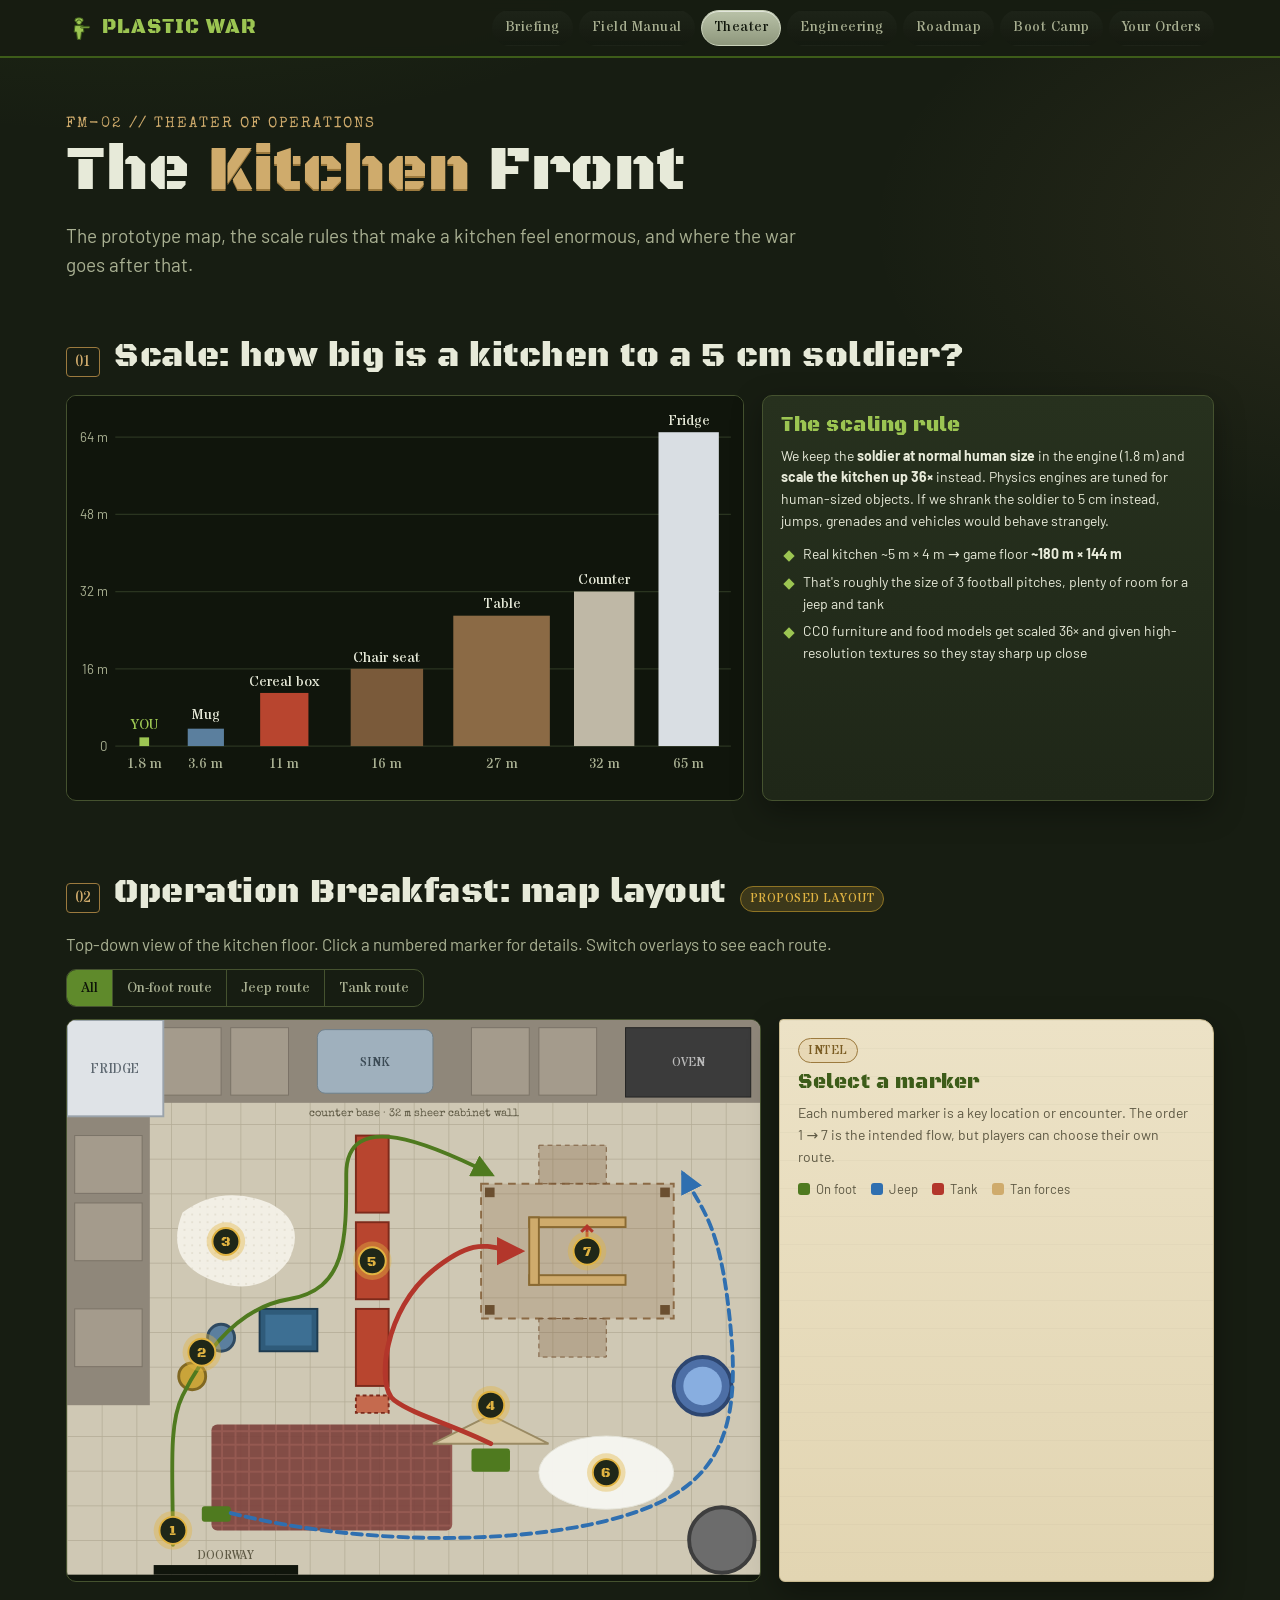
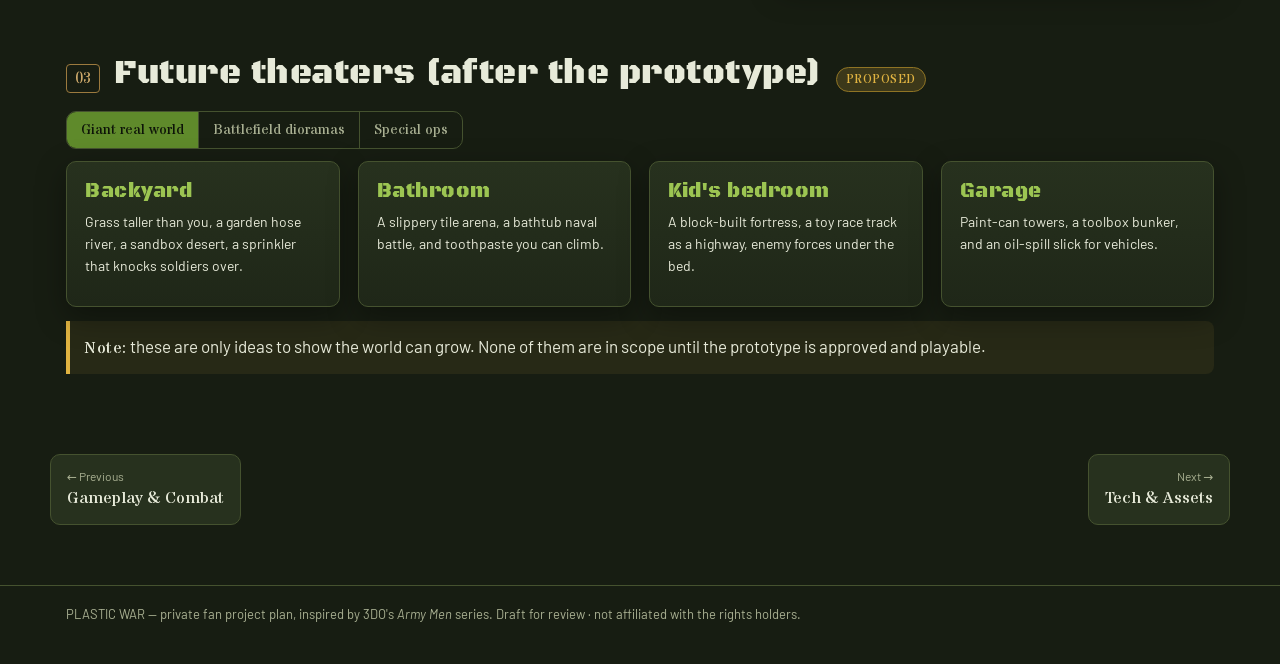
<file: plan/world.html>
<!doctype html>
<html lang="en">
<head>
<meta charset="utf-8">
<meta name="viewport" content="width=device-width, initial-scale=1">
<title>Plastic War — Theater of Operations</title>
<link rel="preconnect" href="https://fonts.googleapis.com">
<link href="https://fonts.googleapis.com/css2?family=Barlow:wght@400;600&family=Black+Ops+One&family=Special+Elite&family=Stardos+Stencil:wght@400;700&display=swap" rel="stylesheet">
<link rel="stylesheet" href="assets/style.css">
</head>
<body>
<header id="topbar"></header>
<main>
  <section class="hero" style="padding-bottom:10px">
    <div class="wrap">
      <div class="kicker">FM-02 // Theater of operations</div>
      <h1>The <span class="t">Kitchen</span> Front</h1>
      <p class="lead" style="margin-top:12px">The prototype map, the scale rules that make a kitchen feel enormous, and where the war goes after that.</p>
    </div>
  </section>

  <!-- SCALE -->
  <section>
    <div class="wrap">
      <div class="section-head"><span class="num">01</span><h2>Scale: how big is a kitchen to a 5 cm soldier?</h2></div>
      <div class="grid" style="grid-template-columns:minmax(0,1.5fr) minmax(0,1fr)" id="scaleGrid">
        <div class="svg-frame reveal" role="img" aria-label="Height comparison: soldier 1.8 m, mug 3.6 m, cereal box 11 m, chair seat 16 m, table 27 m, counter 32 m, fridge 65 m in game units">
          <svg viewBox="0 0 560 330" width="100%">
            <rect width="560" height="330" fill="#10150c"/>
            <g stroke="#2a3420" stroke-width="1">
              <line x1="40" y1="290" x2="550" y2="290"/><line x1="40" y1="226" x2="550" y2="226"/><line x1="40" y1="162" x2="550" y2="162"/><line x1="40" y1="98" x2="550" y2="98"/><line x1="40" y1="34" x2="550" y2="34"/>
            </g>
            <g font-family="Barlow" font-size="11" fill="#a9b092" text-anchor="end">
              <text x="34" y="294">0</text><text x="34" y="230">16 m</text><text x="34" y="166">32 m</text><text x="34" y="102">48 m</text><text x="34" y="38">64 m</text>
            </g>
            <!-- 4 px per game-metre -->
            <g font-family="Stardos Stencil" font-size="12" text-anchor="middle">
              <rect x="60" y="282.8" width="8" height="7.2" fill="#9cc552"/><text x="64" y="276" fill="#9cc552">YOU</text><text x="64" y="308" fill="#a9b092">1.8 m</text>
              <rect x="100" y="275.6" width="30" height="14.4" fill="#5b7f9e"/><text x="115" y="268" fill="#e7ead9">Mug</text><text x="115" y="308" fill="#a9b092">3.6 m</text>
              <rect x="160" y="246" width="40" height="44" fill="#b8452f"/><text x="180" y="240" fill="#e7ead9">Cereal box</text><text x="180" y="308" fill="#a9b092">11 m</text>
              <rect x="235" y="226" width="60" height="64" fill="#7a5a3a"/><text x="265" y="220" fill="#e7ead9">Chair seat</text><text x="265" y="308" fill="#a9b092">16 m</text>
              <rect x="320" y="182" width="80" height="108" fill="#8b6a45"/><text x="360" y="176" fill="#e7ead9">Table</text><text x="360" y="308" fill="#a9b092">27 m</text>
              <rect x="420" y="162" width="50" height="128" fill="#bfb8a6"/><text x="445" y="156" fill="#e7ead9">Counter</text><text x="445" y="308" fill="#a9b092">32 m</text>
              <rect x="490" y="30" width="50" height="260" fill="#d9dee3"/><text x="515" y="24" fill="#e7ead9">Fridge</text><text x="515" y="308" fill="#a9b092">65 m</text>
            </g>
          </svg>
        </div>
        <div class="card reveal">
          <h3>The scaling rule</h3>
          <p class="small">We keep the <b>soldier at normal human size</b> in the engine (1.8 m) and <b>scale the kitchen up 36×</b> instead.
            Physics engines are tuned for human-sized objects. If we shrank the soldier to 5 cm instead, jumps, grenades and vehicles would behave strangely.</p>
          <ul class="bullets small">
            <li>Real kitchen ~5 m × 4 m → game floor <b>~180 m × 144 m</b></li>
            <li>That's roughly the size of 3 football pitches, plenty of room for a jeep and tank</li>
            <li>CC0 furniture and food models get scaled 36× and given high-resolution textures so they stay sharp up close</li>
          </ul>
        </div>
      </div>
    </div>
  </section>

  <!-- MAP -->
  <section>
    <div class="wrap">
      <div class="section-head"><span class="num">02</span><h2>Operation Breakfast: map layout</h2><span class="pill warn">PROPOSED LAYOUT</span></div>
      <p class="muted">Top-down view of the kitchen floor. Click a numbered marker for details. Switch overlays to see each route.</p>
      <div class="flex" style="margin-bottom:12px">
        <div class="seg" data-tabs="route"><button data-tab="all">All</button><button data-tab="foot">On-foot route</button><button data-tab="jeep">Jeep route</button><button data-tab="tank">Tank route</button></div>
      </div>
      <div class="grid" style="grid-template-columns:minmax(0,1.6fr) minmax(0,1fr)" id="mapGrid">
        <div class="svg-frame reveal">
          <svg viewBox="0 0 720 576" width="100%" id="map" role="img" aria-label="Top-down kitchen map with counters along the top and left walls, a table with the Tan base on the right, a cereal-box wall in the middle and the player start at the bottom-left doorway">
            <defs>
              <pattern id="ktile" width="36" height="36" patternUnits="userSpaceOnUse"><rect width="36" height="36" fill="#cfc8b4"/><path d="M36 0H0V36" fill="none" stroke="#b3ab95" stroke-width="1.5"/></pattern>
              <pattern id="flour" width="8" height="8" patternUnits="userSpaceOnUse"><rect width="8" height="8" fill="#f4f1e8"/><circle cx="2" cy="2" r="1" fill="#e2ddcf"/></pattern>
              <pattern id="rug" width="14" height="14" patternUnits="userSpaceOnUse"><rect width="14" height="14" fill="#7b3f3a"/><path d="M0 7h14M7 0v14" stroke="#8e4d46" stroke-width="2"/></pattern>
              <marker id="arG" viewBox="0 0 10 10" refX="8" refY="5" markerWidth="6" markerHeight="6" orient="auto"><path d="M0 0L10 5L0 10z" fill="#4f7a1f"/></marker>
              <marker id="arJ" viewBox="0 0 10 10" refX="8" refY="5" markerWidth="6" markerHeight="6" orient="auto"><path d="M0 0L10 5L0 10z" fill="#2f6fb0"/></marker>
              <marker id="arT" viewBox="0 0 10 10" refX="8" refY="5" markerWidth="6" markerHeight="6" orient="auto"><path d="M0 0L10 5L0 10z" fill="#b3362b"/></marker>
            </defs>
            <rect width="720" height="576" fill="url(#ktile)"/>
            <!-- counters (L) -->
            <rect x="0" y="0" width="720" height="86" fill="#8f877a"/><rect x="0" y="0" width="86" height="400" fill="#8f877a"/>
            <g fill="#a49b8c" stroke="#7a7266"><rect x="100" y="8" width="60" height="70"/><rect x="170" y="8" width="60" height="70"/><rect x="420" y="8" width="60" height="70"/><rect x="490" y="8" width="60" height="70"/><rect x="8" y="120" width="70" height="60"/><rect x="8" y="190" width="70" height="60"/><rect x="8" y="300" width="70" height="60"/></g>
            <rect x="0" y="0" width="100" height="100" fill="#dfe3e7" stroke="#9aa3ab" stroke-width="2"/><text x="50" y="55" text-anchor="middle" font-family="Stardos Stencil" font-size="14" fill="#5d6770">FRIDGE</text>
            <rect x="260" y="10" width="120" height="66" rx="8" fill="#9fb0bd" stroke="#6e7f8b"/><text x="320" y="48" text-anchor="middle" font-family="Stardos Stencil" font-size="13" fill="#3b4a55">SINK</text>
            <rect x="580" y="8" width="130" height="72" fill="#3b3b3b" stroke="#222"/><text x="645" y="48" text-anchor="middle" font-family="Stardos Stencil" font-size="13" fill="#bbb">OVEN</text>
            <text x="360" y="100" text-anchor="middle" font-family="Special Elite" font-size="11" fill="#5d5843">counter base · 32 m sheer cabinet wall</text>
            <!-- rug -->
            <rect x="150" y="420" width="250" height="110" rx="6" fill="url(#rug)" opacity=".9"/>
            <!-- flour spill -->
            <path d="M120 200 q40 -30 90 -10 q40 20 20 60 q-30 40 -80 20 q-50 -20 -30 -70z" fill="url(#flour)" opacity=".95"/>
            <!-- milk puddle -->
            <ellipse cx="560" cy="470" rx="70" ry="38" fill="#f7f7f2" stroke="#e6e6dc" opacity=".95"/>
            <!-- cereal box wall -->
            <g fill="#b8452f" stroke="#7d2a1b" stroke-width="2"><rect x="300" y="120" width="34" height="80"/><rect x="300" y="210" width="34" height="80"/><rect x="300" y="300" width="34" height="80"/></g>
            <rect x="300" y="390" width="34" height="18" fill="#c56a4e" stroke="#7d2a1b" stroke-width="2" stroke-dasharray="4 3"/>
            <!-- cookbook stack -->
            <rect x="200" y="300" width="60" height="44" fill="#2f5b7a" stroke="#1d3a4f" stroke-width="2"/><rect x="206" y="306" width="48" height="32" fill="#3d6f93"/>
            <!-- mugs -->
            <circle cx="160" cy="330" r="14" fill="#5b7f9e" stroke="#2f4a61" stroke-width="3"/><circle cx="130" cy="370" r="14" fill="#c9a43a" stroke="#806822" stroke-width="3"/>
            <!-- table + chairs -->
            <rect x="430" y="170" width="200" height="140" fill="rgba(139,106,69,.25)" stroke="#8b6a45" stroke-width="2" stroke-dasharray="8 6"/>
            <g fill="#6b4f30"><rect x="434" y="174" width="10" height="10"/><rect x="616" y="174" width="10" height="10"/><rect x="434" y="296" width="10" height="10"/><rect x="616" y="296" width="10" height="10"/></g>
            <rect x="490" y="130" width="70" height="40" fill="rgba(122,90,58,.3)" stroke="#7a5a3a" stroke-dasharray="5 4"/><rect x="490" y="310" width="70" height="40" fill="rgba(122,90,58,.3)" stroke="#7a5a3a" stroke-dasharray="5 4"/>
            <!-- tan fort under table -->
            <g fill="#cfab6c" stroke="#8a6a32" stroke-width="2"><rect x="480" y="205" width="100" height="10"/><rect x="480" y="265" width="100" height="10"/><rect x="480" y="205" width="10" height="70"/></g>
            <g transform="translate(540 240)"><circle r="9" fill="#b3362b"/><path d="M0 -9 V-26 M-6 -20 L0 -26 L6 -20" stroke="#b3362b" stroke-width="3" fill="none"/></g>
            <!-- dog bowl + trash -->
            <circle cx="660" cy="380" r="30" fill="#4d6fa6" stroke="#2d4670" stroke-width="4"/><circle cx="660" cy="380" r="20" fill="#88aee0"/>
            <circle cx="680" cy="540" r="34" fill="#6c6c6c" stroke="#3e3e3e" stroke-width="4"/>
            <!-- doorway -->
            <rect x="90" y="566" width="150" height="10" fill="#10150c"/><text x="165" y="560" text-anchor="middle" font-family="Stardos Stencil" font-size="12" fill="#5d5843">DOORWAY</text>
            <!-- tank: dish towel tent -->
            <path d="M380 440 l60 -30 l60 30 z" fill="#d6c7a3" stroke="#9a8a63" stroke-width="2"/>
            <rect x="420" y="445" width="40" height="24" rx="3" fill="#4f7a1f"/>
            <!-- jeep -->
            <rect x="140" y="505" width="30" height="16" rx="3" fill="#4f7a1f"/>

            <!-- routes -->
            <g class="route" data-route="foot" fill="none" stroke="#4f7a1f" stroke-width="4" stroke-linecap="round" marker-end="url(#arG)">
              <path d="M110 545 C 110 470, 105 420, 120 390 S 170 300, 230 290 S 290 230, 290 160 S 380 130, 440 160"/>
            </g>
            <g class="route" data-route="jeep" fill="none" stroke="#2f6fb0" stroke-width="4" stroke-linecap="round" stroke-dasharray="10 6" marker-end="url(#arJ)">
              <path d="M170 512 C 300 545, 460 545, 560 520 S 700 450, 690 330 S 660 200, 640 160"/>
            </g>
            <g class="route" data-route="tank" fill="none" stroke="#b3362b" stroke-width="5" stroke-linecap="round" marker-end="url(#arT)">
              <path d="M440 440 C 400 420, 360 410, 340 395 S 330 300, 380 260 S 440 240, 470 240"/>
            </g>

            <!-- hotspots -->
            <g id="hotspots" font-family="Black Ops One" font-size="13" text-anchor="middle"></g>
          </svg>
        </div>
        <div class="dossier reveal side-panel" style="padding:18px">
          <div class="flex" style="justify-content:space-between"><span class="pill tan" id="hsNum">INTEL</span><span class="small muted typed" id="hsGrid"></span></div>
          <h3 id="hsTitle" style="margin-top:8px">Select a marker</h3>
          <p id="hsText" class="small">Each numbered marker is a key location or encounter. The order 1 → 7 is the intended flow, but players can choose their own route.</p>
          <div class="legend" style="margin-top:10px;color:var(--ink-muted)">
            <span><i style="background:#4f7a1f"></i>On foot</span><span><i style="background:#2f6fb0"></i>Jeep</span><span><i style="background:#b3362b"></i>Tank</span><span><i style="background:#cfab6c"></i>Tan forces</span>
          </div>
        </div>
      </div>
    </div>
  </section>

  <!-- FUTURE THEATERS -->
  <section>
    <div class="wrap">
      <div class="section-head"><span class="num">03</span><h2>Future theaters (after the prototype)</h2><span class="pill warn">PROPOSED</span></div>
      <div class="seg" data-tabs="theater"><button data-tab="real">Giant real world</button><button data-tab="dio">Battlefield dioramas</button><button data-tab="special">Special ops</button></div>
      <div class="spacer"></div>
      <div class="tab-panel" data-group="theater" data-panel="real">
        <div class="grid g4">
          <div class="card"><h3>Backyard</h3><p class="small">Grass taller than you, a garden hose river, a sandbox desert, a sprinkler that knocks soldiers over.</p></div>
          <div class="card"><h3>Bathroom</h3><p class="small">A slippery tile arena, a bathtub naval battle, and toothpaste you can climb.</p></div>
          <div class="card"><h3>Kid's bedroom</h3><p class="small">A block-built fortress, a toy race track as a highway, enemy forces under the bed.</p></div>
          <div class="card"><h3>Garage</h3><p class="small">Paint-can towers, a toolbox bunker, and an oil-spill slick for vehicles.</p></div>
        </div>
      </div>
      <div class="tab-panel" data-group="theater" data-panel="dio">
        <div class="grid g4">
          <div class="card"><h3>Desert</h3><p class="small">Sand dunes and an oasis. Long sightlines suit snipers and tanks.</p></div>
          <div class="card"><h3>Jungle</h3><p class="small">Dense foliage, river crossings, ambushes.</p></div>
          <div class="card"><h3>Alpine snow</h3><p class="small">Mountain pass, ice-covered lakes, ski-mounted Tan troops.</p></div>
          <div class="card"><h3>Beach landing</h3><p class="small">A landing-craft assault on a fortified Tan beach.</p></div>
        </div>
      </div>
      <div class="tab-panel" data-group="theater" data-panel="special">
        <div class="grid g3">
          <div class="card"><span class="tag tan">PHASE 4</span><h3>Air Attack</h3><p class="small">Helicopter missions over the backyard: fly a Huey, rescue squads, attack a Tan convoy.</p></div>
          <div class="card"><span class="tag tan">PHASE 5</span><h3>Commander ops</h3><p class="small">RTS-style missions: collect plastic, build a firebase, and give orders from an overhead view, then drop into any soldier.</p></div>
          <div class="card"><span class="tag tan">PHASE 6+</span><h3>Toys in Space</h3><p class="small">A bonus episode: low-gravity fights on a model moon base.</p></div>
        </div>
      </div>
      <div class="callout"><b>Note:</b> these are only ideas to show the world can grow. None of them are in scope until the prototype is approved and playable.</div>
    </div>
  </section>
</main>

<div id="pager"></div>
<footer id="foot"></footer>
<script src="assets/app.js"></script>
<script>
(function () {
  var SPOTS = [
    { n: 1, x: 110, y: 530, t: "Doorway: insertion point", g: "SW corner", d: "You start here. A short safe area teaches movement, the TPS/FPS toggle and shooting at a practice target (a toppled Tan soldier). The jeep is parked here." },
    { n: 2, x: 140, y: 345, t: "Mug barricade: first contact", g: "West floor", d: "3–4 Tan riflemen dug in behind fallen mugs. Teaches cover and grenades. The cookbook stack next to it gives a high vantage point (1.4 m step-up, an easy climb)." },
    { n: 3, x: 165, y: 230, t: "Flour spill", g: "West floor", d: "Soft ground: slows you down and leaves footprints that Tan patrols can notice. Mostly an atmosphere and stealth feature. Clouds of flour puff up when grenades land." },
    { n: 4, x: 440, y: 400, t: "Motor pool: the tank", g: "South floor", d: "A Green tank parked under a dish-towel tent, guarded by a small Tan squad. Clear them and the tank is yours." },
    { n: 5, x: 317, y: 250, t: "Cereal-box wall", g: "Center", d: "An 11 m tall line of cereal boxes the Tan have fortified. Soft cover: tank shells and grenades blow holes through it. The weak box at the south end can be breached on foot with grenades too." },
    { n: 6, x: 560, y: 470, t: "Milk puddle", g: "SE floor", d: "A wet slick on the jeep's flanking route. Low grip, so expect fun drifts. Soldiers walk through slowly." },
    { n: 7, x: 540, y: 240, t: "Tan radio post: objective", g: "Under the table", d: "The Tan base: plastic walls under the table, between the legs, around a radio mast. Destroy the radio to win. Tan reinforcements arrive every 60 s until you do. The table legs are indestructible cover pillars." }
  ];
  var g = document.getElementById("hotspots");
  g.innerHTML = SPOTS.map(function (s) {
    return '<g class="hotspot" tabindex="0" data-n="' + s.n + '" transform="translate(' + s.x + " " + s.y + ')">' +
      '<circle r="20" fill="#e0b341" class="pulse" opacity=".4"/>' +
      '<circle r="14" fill="#1f2718" class="hs-ring" stroke="#e0b341" stroke-width="2"/>' +
      '<text y="5" fill="#e0b341">' + s.n + "</text></g>";
  }).join("");
  function pick(n) {
    var s = SPOTS[n - 1];
    document.querySelectorAll("#hotspots .hotspot").forEach(function (h) { h.classList.toggle("on", +h.dataset.n === n); });
    document.getElementById("hsNum").textContent = "MARKER " + s.n + " / " + SPOTS.length;
    document.getElementById("hsGrid").textContent = s.g;
    document.getElementById("hsTitle").textContent = s.t;
    document.getElementById("hsText").textContent = s.d;
  }
  g.addEventListener("click", function (e) { var h = e.target.closest(".hotspot"); if (h) pick(+h.dataset.n); });
  g.addEventListener("keydown", function (e) { if (e.key === "Enter") { var h = e.target.closest(".hotspot"); if (h) pick(+h.dataset.n); } });

  document.querySelector('[data-tabs="route"]').addEventListener("tabchange", function (e) {
    document.querySelectorAll("#map .route").forEach(function (r) {
      r.style.opacity = e.detail === "all" || r.dataset.route === e.detail ? 1 : 0.08;
    });
  });

  var grids = [document.getElementById("mapGrid"), document.getElementById("scaleGrid")];
  function relayout() {
    var narrow = window.innerWidth < 860;
    grids[0].style.gridTemplateColumns = narrow ? "1fr" : "minmax(0,1.6fr) minmax(0,1fr)";
    grids[1].style.gridTemplateColumns = narrow ? "1fr" : "minmax(0,1.5fr) minmax(0,1fr)";
  }
  window.addEventListener("resize", relayout); relayout();
})();
</script>
</body>
</html>
</file>
<file: plan/assets/style.css>
/* ==========================================================
   PLASTIC WAR — Plan dossier theme
   Olive-drab command tent, manila dossiers, green & tan plastic
   ========================================================== */

:root {
  --bg: #171d12;
  --bg-2: #1f2718;
  --panel: #27311e;
  --panel-2: #303b25;
  --line: #45522f;
  --text: #e7ead9;
  --muted: #a9b092;
  --green: #5f8a2b;
  --green-hi: #9cc552;
  --green-deep: #3d5c19;
  --tan: #cfab6c;
  --tan-deep: #9c7a3e;
  --paper: #ece2c6;
  --paper-2: #e2d5b2;
  --ink: #2c2a20;
  --ink-muted: #5d5843;
  --stamp: #b3362b;
  --warn: #e0b341;
  --radius: 10px;
  --shadow: 0 10px 30px rgba(0, 0, 0, .35);
  --font-display: "Black Ops One", "Impact", system-ui, sans-serif;
  --font-stencil: "Stardos Stencil", "Black Ops One", system-ui, sans-serif;
  --font-body: "Barlow", system-ui, -apple-system, "Segoe UI", sans-serif;
  --font-type: "Special Elite", "Courier New", monospace;
}

* { box-sizing: border-box; }
html { scroll-behavior: smooth; }
body {
  margin: 0;
  background:
    radial-gradient(1200px 600px at 10% -10%, rgba(95, 138, 43, .18), transparent 60%),
    radial-gradient(900px 500px at 110% 10%, rgba(207, 171, 108, .10), transparent 60%),
    var(--bg);
  color: var(--text);
  font-family: var(--font-body);
  font-size: 17px;
  line-height: 1.55;
  overflow-x: hidden;
}
img, svg { max-width: 100%; }
a { color: var(--green-hi); }
a:hover { color: var(--tan); }
code, kbd {
  font-family: ui-monospace, "SF Mono", Menlo, monospace;
  font-size: .88em;
  background: rgba(0, 0, 0, .3);
  padding: .1em .4em;
  border-radius: 4px;
  border: 1px solid var(--line);
}
kbd { border-bottom-width: 3px; }

/* ---------- Top navigation (dog-tag style) ---------- */
.topbar {
  position: sticky; top: 0; z-index: 50;
  background: rgba(23, 29, 18, .92);
  backdrop-filter: blur(6px);
  border-bottom: 2px solid var(--green-deep);
}
.topbar-inner {
  max-width: 1180px; margin: 0 auto; padding: 10px 16px;
  display: flex; align-items: center; gap: 16px; flex-wrap: wrap;
}
.brand {
  font-family: var(--font-display); font-size: 20px; letter-spacing: 1px;
  color: var(--green-hi); text-decoration: none; display: flex; align-items: center; gap: 10px;
  white-space: nowrap;
}
.brand svg { width: 26px; height: 26px; }
.nav { display: flex; gap: 6px; flex-wrap: wrap; margin-left: auto; }
.nav a {
  font-family: var(--font-stencil); font-size: 14px; letter-spacing: .5px;
  text-decoration: none; color: var(--muted);
  padding: 6px 12px; border-radius: 999px;
  border: 1px solid transparent;
  background: linear-gradient(180deg, rgba(255,255,255,.03), rgba(0,0,0,.08));
}
.nav a:hover { color: var(--text); border-color: var(--line); }
.nav a.active {
  color: #10160b; background: linear-gradient(180deg, #b9c2a8, #8e977c);
  border-color: #c9d1b9; box-shadow: inset 0 1px 0 rgba(255,255,255,.6);
}

/* ---------- Layout ---------- */
.wrap { max-width: 1180px; margin: 0 auto; padding: 0 16px; }
section { padding: 36px 0; }
.section-head { display: flex; align-items: baseline; gap: 14px; flex-wrap: wrap; margin-bottom: 18px; }
.section-head .num {
  font-family: var(--font-stencil); color: var(--tan); font-size: 15px;
  border: 1px solid var(--tan-deep); padding: 2px 8px; border-radius: 4px;
}
h1, h2, h3 { font-family: var(--font-display); font-weight: 400; letter-spacing: .5px; line-height: 1.15; }
h1 { font-size: clamp(34px, 6vw, 64px); margin: 0; }
h2 { font-size: clamp(24px, 3.4vw, 34px); margin: 0; color: var(--text); }
h3 { font-size: 20px; margin: 0 0 8px; color: var(--green-hi); }
p { margin: 0 0 12px; }
.lead { font-size: 19px; color: var(--muted); max-width: 760px; }
.muted { color: var(--muted); }
.small { font-size: 14px; }

.grid { display: grid; gap: 18px; }
.g2 { grid-template-columns: repeat(2, minmax(0, 1fr)); }
.g3 { grid-template-columns: repeat(3, minmax(0, 1fr)); }
.g4 { grid-template-columns: repeat(4, minmax(0, 1fr)); }
@media (max-width: 900px) { .g3, .g4 { grid-template-columns: repeat(2, minmax(0, 1fr)); } }
@media (max-width: 640px) { .g2, .g3, .g4 { grid-template-columns: 1fr; } }

/* ---------- Hero ---------- */
.hero { padding: 54px 0 30px; position: relative; }
.hero .kicker {
  font-family: var(--font-type); color: var(--tan); letter-spacing: 2px; font-size: 15px; text-transform: uppercase;
}
.hero h1 .g { color: var(--green-hi); text-shadow: 0 2px 0 var(--green-deep), 0 0 24px rgba(156,197,82,.25); }
.hero h1 .t { color: var(--tan); text-shadow: 0 2px 0 var(--tan-deep); }
.hero-grid { display: grid; grid-template-columns: 1.3fr 1fr; gap: 28px; align-items: center; }
@media (max-width: 860px) { .hero-grid { grid-template-columns: 1fr; } }

/* ---------- Cards & panels ---------- */
.card {
  background: linear-gradient(180deg, var(--panel), var(--bg-2));
  border: 1px solid var(--line); border-radius: var(--radius);
  padding: 18px; box-shadow: var(--shadow); position: relative;
}
.card.hl { border-color: var(--green); }
.card .tag {
  position: absolute; top: -10px; right: 14px;
  font-family: var(--font-stencil); font-size: 12px; letter-spacing: 1px;
  background: var(--green); color: #0f1509; padding: 2px 8px; border-radius: 3px;
}
.card .tag.tan { background: var(--tan); }
.card .tag.red { background: var(--stamp); color: #fff; }

/* Manila dossier */
.dossier {
  background:
    repeating-linear-gradient(0deg, rgba(0,0,0,.025) 0 1px, transparent 1px 28px),
    linear-gradient(180deg, var(--paper), var(--paper-2));
  color: var(--ink); border-radius: 4px 14px 6px 6px;
  padding: 26px 24px 22px; position: relative; box-shadow: var(--shadow);
  border: 1px solid #c8b98f;
}
.dossier[data-tab]::before {
  content: attr(data-tab); position: absolute; top: -26px; left: 18px;
  font-family: var(--font-stencil); font-size: 13px; letter-spacing: 1px;
  background: var(--paper); color: var(--ink-muted);
  padding: 5px 16px 4px; border-radius: 8px 8px 0 0; border: 1px solid #c8b98f; border-bottom: 0;
}
.dossier h3 { color: var(--green-deep); }
.dossier .muted, .dossier .small { color: var(--ink-muted); }
.dossier code, .dossier kbd { background: rgba(0,0,0,.06); border-color: #bfae84; color: var(--ink); }
.dossier a { color: var(--green-deep); }
.dossier.has-tab { margin-top: 30px; }
.typed { font-family: var(--font-type); }

.stamp {
  display: inline-block; font-family: var(--font-display); color: var(--stamp);
  border: 3px solid var(--stamp); padding: 4px 12px; border-radius: 6px;
  transform: rotate(-6deg); letter-spacing: 2px; opacity: .85; font-size: 18px;
  mix-blend-mode: multiply;
}
.stamp.green { color: var(--green-deep); border-color: var(--green-deep); }

/* Lists */
ul.check, ul.bullets { padding-left: 0; list-style: none; margin: 0; }
ul.bullets li { padding-left: 22px; position: relative; margin: 6px 0; }
ul.bullets li::before {
  content: ""; position: absolute; left: 4px; top: .62em; width: 8px; height: 8px;
  background: var(--green-hi); transform: rotate(45deg);
}
.dossier ul.bullets li::before { background: var(--green); }

/* Decision table */
table { width: 100%; border-collapse: collapse; font-size: 15.5px; }
th, td { text-align: left; padding: 9px 10px; border-bottom: 1px solid var(--line); vertical-align: top; }
th { font-family: var(--font-stencil); font-weight: 400; color: var(--tan); letter-spacing: .5px; font-size: 14px; }
.dossier th { color: var(--ink-muted); }
.dossier th, .dossier td { border-color: #cdbd93; }
.table-scroll { overflow-x: auto; }

/* Pills */
.pill {
  display: inline-block; font-size: 12.5px; font-family: var(--font-stencil); letter-spacing: .5px;
  padding: 2px 9px; border-radius: 999px; border: 1px solid var(--line); color: var(--muted);
  white-space: nowrap;
}
.pill.green { background: rgba(95,138,43,.25); color: var(--green-hi); border-color: var(--green); }
.pill.tan { background: rgba(207,171,108,.18); color: var(--tan); border-color: var(--tan-deep); }
.pill.red { background: rgba(179,54,43,.2); color: #ff9c8f; border-color: var(--stamp); }
.pill.warn { background: rgba(224,179,65,.18); color: var(--warn); border-color: #8f7424; }
.dossier .pill.green { color: var(--green-deep); }
.dossier .pill.tan { color: #7a5c22; }

/* Buttons */
.btn {
  font-family: var(--font-stencil); font-size: 15px; letter-spacing: .5px;
  padding: 9px 16px; border-radius: 8px; cursor: pointer;
  border: 1px solid var(--green); color: #0d1308;
  background: linear-gradient(180deg, var(--green-hi), var(--green));
  box-shadow: inset 0 1px 0 rgba(255,255,255,.4), 0 3px 0 var(--green-deep);
  transition: transform .08s ease;
}
.btn:active { transform: translateY(2px); box-shadow: inset 0 1px 0 rgba(255,255,255,.4), 0 1px 0 var(--green-deep); }
.btn.ghost { background: transparent; color: var(--text); border-color: var(--line); box-shadow: none; }
.btn.tan { background: linear-gradient(180deg, #e3c48a, var(--tan)); border-color: var(--tan-deep); box-shadow: inset 0 1px 0 rgba(255,255,255,.4), 0 3px 0 var(--tan-deep); }

/* Segmented tabs */
.seg { display: inline-flex; border: 1px solid var(--line); border-radius: 10px; overflow: hidden; flex-wrap: wrap; }
.seg button {
  font-family: var(--font-stencil); font-size: 14px; background: transparent; color: var(--muted);
  border: 0; padding: 8px 14px; cursor: pointer; border-right: 1px solid var(--line);
}
.seg button:last-child { border-right: 0; }
.seg button.on { background: var(--green); color: #0d1308; }
.tab-panel { display: none; }
.tab-panel.on { display: block; animation: fadeUp .25s ease; }
@keyframes fadeUp { from { opacity: 0; transform: translateY(6px); } to { opacity: 1; transform: none; } }

/* Stat bars */
.stat { display: grid; grid-template-columns: 110px 1fr 40px; align-items: center; gap: 10px; font-size: 14px; margin: 6px 0; }
.stat .bar { height: 9px; background: rgba(0,0,0,.35); border-radius: 99px; overflow: hidden; border: 1px solid var(--line); }
.stat .bar i { display: block; height: 100%; width: 0; background: linear-gradient(90deg, var(--green), var(--green-hi)); transition: width .9s cubic-bezier(.2,.8,.2,1); }
.stat .bar.tan i { background: linear-gradient(90deg, var(--tan-deep), var(--tan)); }
.stat span:last-child { text-align: right; color: var(--muted); font-variant-numeric: tabular-nums; }

/* Callouts */
.callout {
  border-left: 4px solid var(--warn); background: rgba(224,179,65,.08);
  padding: 12px 14px; border-radius: 0 8px 8px 0; margin: 14px 0;
}
.callout.green { border-color: var(--green-hi); background: rgba(156,197,82,.08); }
.callout.red { border-color: var(--stamp); background: rgba(179,54,43,.10); }
.callout b { font-family: var(--font-stencil); font-weight: 400; letter-spacing: .5px; }
.dossier .callout { background: rgba(0,0,0,.04); }

/* Footer page nav */
.pager { display: flex; justify-content: space-between; gap: 12px; padding: 30px 0 60px; flex-wrap: wrap; }
.pager a {
  text-decoration: none; font-family: var(--font-stencil); color: var(--text);
  border: 1px solid var(--line); border-radius: 10px; padding: 12px 16px; background: var(--panel);
}
.pager a:hover { border-color: var(--green); }
.pager small { display: block; color: var(--muted); font-family: var(--font-body); font-size: 12px; }

footer.foot { border-top: 1px solid var(--line); color: var(--muted); font-size: 13px; padding: 18px 0 40px; }

/* Interactive SVG helpers */
.svg-frame { background: #10150c; border: 1px solid var(--line); border-radius: var(--radius); overflow: hidden; }
.hotspot { cursor: pointer; }
.hotspot:hover .hs-ring, .hotspot.on .hs-ring { stroke: var(--warn); stroke-width: 3; }
.hs-ring { transition: stroke .15s; }
.pulse { animation: pulse 1.8s ease-in-out infinite; transform-origin: center; transform-box: fill-box; }
@keyframes pulse { 0%, 100% { opacity: .35; transform: scale(1); } 50% { opacity: .9; transform: scale(1.25); } }

/* Keyboard map */
.kbd-board { display: grid; gap: 6px; user-select: none; }
.kbd-row { display: flex; gap: 6px; }
.key {
  flex: 0 0 auto; min-width: 42px; height: 42px; padding: 0 8px; border-radius: 7px;
  display: flex; align-items: center; justify-content: center;
  font-family: var(--font-stencil); font-size: 13px; color: #7c8469;
  background: #222b19; border: 1px solid #36412a; border-bottom-width: 4px;
  transition: all .15s;
}
.key.w2 { min-width: 70px; } .key.w3 { min-width: 96px; } .key.space { min-width: 260px; }
.key.bound { color: #0d1308; background: linear-gradient(180deg, var(--green-hi), var(--green)); border-color: var(--green-deep); cursor: help; }
.key.bound.alt { background: linear-gradient(180deg, #e3c48a, var(--tan)); border-color: var(--tan-deep); }
.key.hot { transform: translateY(2px); border-bottom-width: 2px; box-shadow: 0 0 0 3px rgba(224,179,65,.6); }
@media (max-width: 640px) { .key { min-width: 30px; height: 34px; font-size: 11px; padding: 0 4px; } .key.space { min-width: 150px; } .key.w2 { min-width: 48px; } .key.w3 { min-width: 64px; } }

/* Timeline */
.timeline { position: relative; padding-left: 30px; }
.timeline::before { content: ""; position: absolute; left: 10px; top: 6px; bottom: 6px; width: 3px; background: linear-gradient(var(--green), var(--tan-deep)); border-radius: 3px; }
.tl-item { position: relative; margin-bottom: 16px; }
.tl-item::before {
  content: ""; position: absolute; left: -27px; top: 18px; width: 15px; height: 15px; border-radius: 50%;
  background: var(--bg); border: 3px solid var(--green-hi);
}
.tl-item.later::before { border-color: var(--tan); }
details.fold { border: 1px solid var(--line); border-radius: var(--radius); background: var(--panel); }
details.fold > summary {
  list-style: none; cursor: pointer; padding: 14px 16px; display: flex; align-items: center; gap: 12px; flex-wrap: wrap;
}
details.fold > summary::-webkit-details-marker { display: none; }
details.fold > summary::after { content: "+"; margin-left: auto; font-family: var(--font-display); color: var(--green-hi); font-size: 22px; }
details.fold[open] > summary::after { content: "–"; }
details.fold > .fold-body { padding: 0 16px 16px; border-top: 1px dashed var(--line); padding-top: 14px; }
.fold-title { font-family: var(--font-display); font-size: 19px; }

/* Checkboxes */
label.chk { display: flex; gap: 10px; align-items: flex-start; padding: 6px 0; cursor: pointer; }
label.chk input { margin-top: 5px; accent-color: var(--green); width: 17px; height: 17px; flex: 0 0 auto; }

/* Progress meter */
.meter { height: 12px; background: rgba(0,0,0,.35); border-radius: 99px; border: 1px solid var(--line); overflow: hidden; }
.meter i { display: block; height: 100%; background: linear-gradient(90deg, var(--green), var(--green-hi)); width: 0; transition: width .4s; }

/* Orders form */
.order { padding: 18px 0; border-bottom: 1px dashed #c3b185; }
.order:last-child { border-bottom: 0; }
.order h3 { display: flex; gap: 10px; align-items: baseline; flex-wrap: wrap; }
.order .qn { font-family: var(--font-stencil); color: var(--stamp); font-size: 15px; }
.opts { display: grid; gap: 8px; margin-top: 10px; }
.opt {
  display: flex; gap: 10px; align-items: flex-start; padding: 10px 12px; border-radius: 8px;
  border: 1px solid #cdbd93; background: rgba(255,255,255,.35); cursor: pointer;
}
.opt:hover { border-color: var(--green); }
.opt input { margin-top: 5px; accent-color: var(--green-deep); flex: 0 0 auto; }
.opt.rec::after { content: "PROPOSED"; margin-left: auto; font-family: var(--font-stencil); font-size: 11px; color: var(--green-deep); border: 1px solid var(--green-deep); padding: 1px 6px; border-radius: 3px; height: fit-content; }
.opt:has(input:checked) { background: rgba(95,138,43,.18); border-color: var(--green-deep); }
.order textarea, .notes {
  width: 100%; min-height: 60px; margin-top: 8px; padding: 10px; border-radius: 8px;
  border: 1px solid #c3b185; background: rgba(255,255,255,.55); font-family: var(--font-type); font-size: 15px; color: var(--ink);
}
.toast {
  position: fixed; bottom: 20px; left: 50%; transform: translateX(-50%) translateY(100px);
  background: var(--green); color: #0d1308; font-family: var(--font-stencil); padding: 10px 18px; border-radius: 8px;
  transition: transform .25s; z-index: 99; box-shadow: var(--shadow);
}
.toast.show { transform: translateX(-50%) translateY(0); }

/* Reveal on scroll */
.reveal { opacity: 0; transform: translateY(14px); transition: opacity .5s ease, transform .5s ease; }
.reveal.in { opacity: 1; transform: none; }
@media (prefers-reduced-motion: reduce) {
  .reveal { opacity: 1; transform: none; transition: none; }
  .pulse { animation: none; }
  html { scroll-behavior: auto; }
}

/* Misc */
.flex { display: flex; gap: 12px; align-items: center; flex-wrap: wrap; }
.spacer { height: 12px; }
.hr { height: 1px; background: var(--line); margin: 22px 0; }
.big-num { font-family: var(--font-display); font-size: 40px; color: var(--green-hi); line-height: 1; }
.caption { font-size: 13px; color: var(--muted); margin-top: 8px; }
.legend { display: flex; gap: 14px; flex-wrap: wrap; font-size: 13px; color: var(--muted); }
.legend span { display: inline-flex; align-items: center; gap: 6px; }
.legend i { width: 12px; height: 12px; border-radius: 3px; display: inline-block; }
.side-panel { min-height: 200px; }
@media (max-width: 640px) {
  .dossier .stamp { position: static !important; display: inline-block; margin-bottom: 10px; font-size: 14px; }
}
</file>
